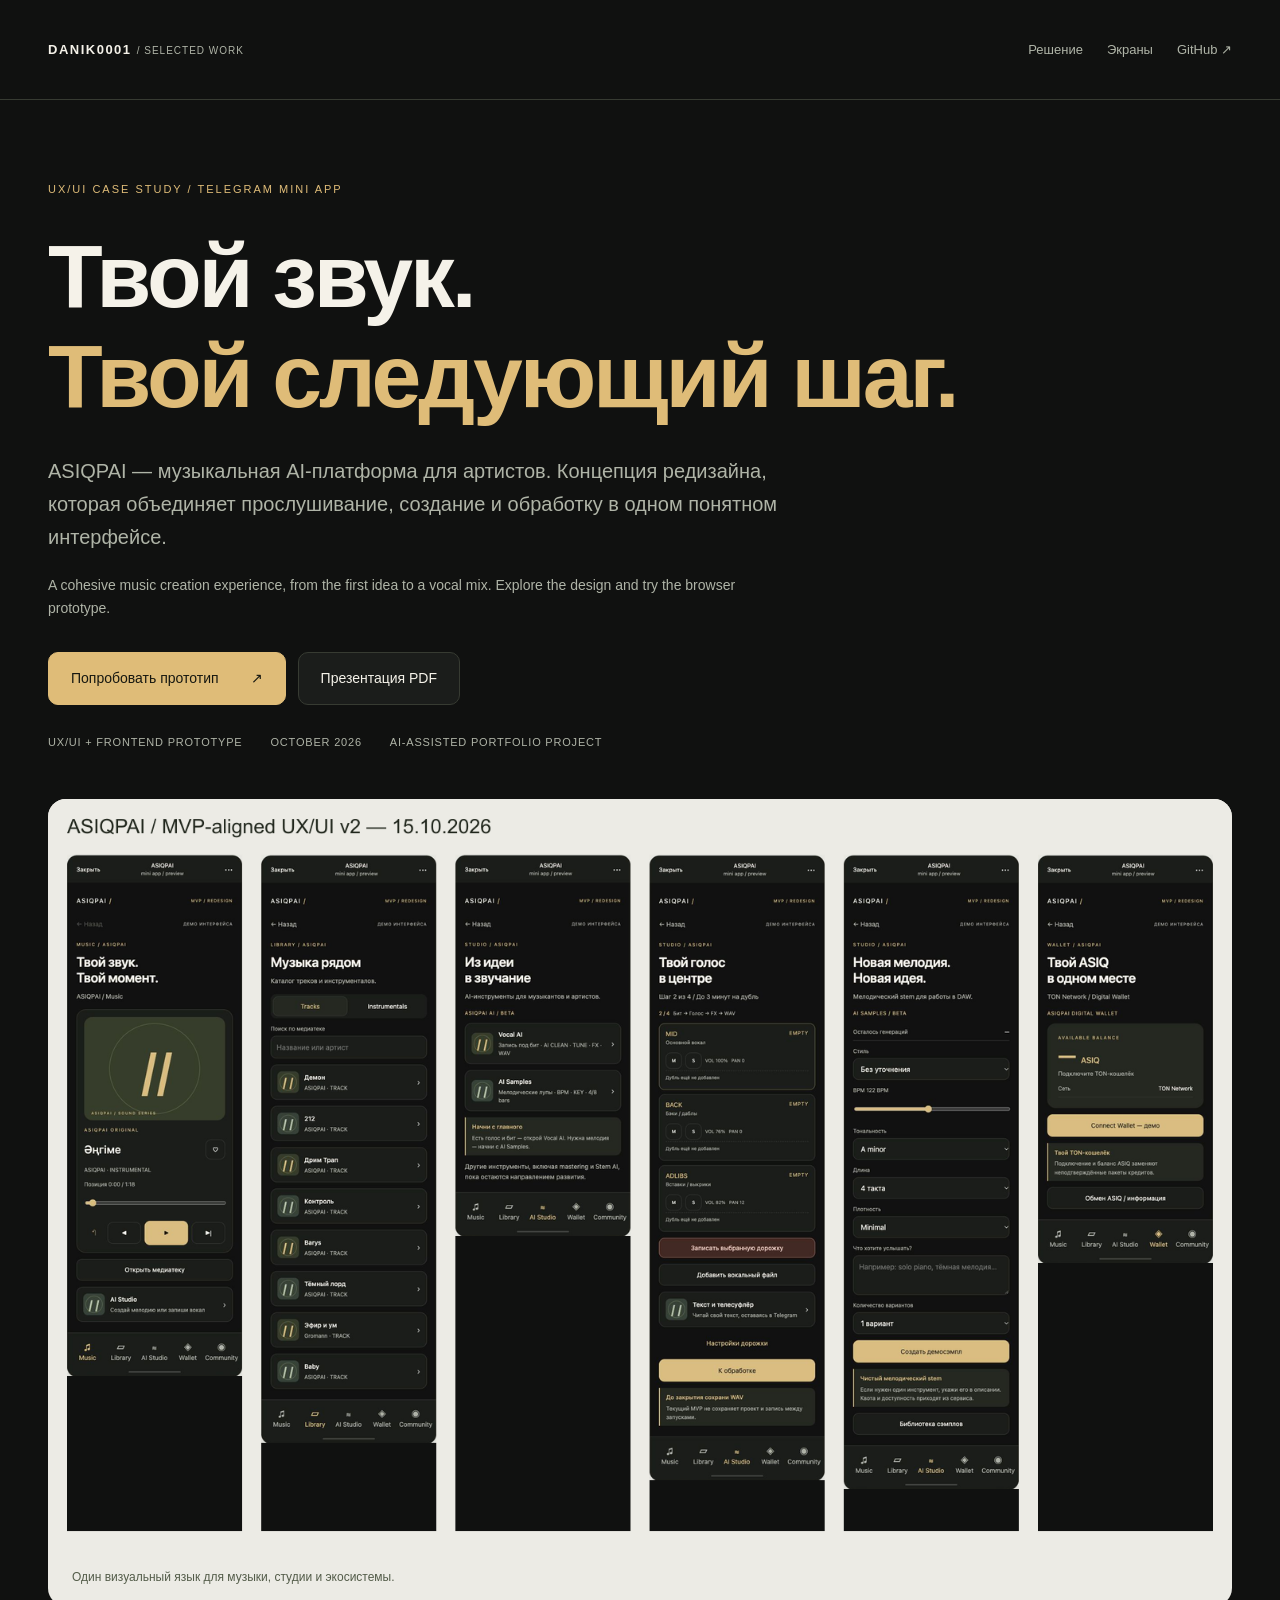
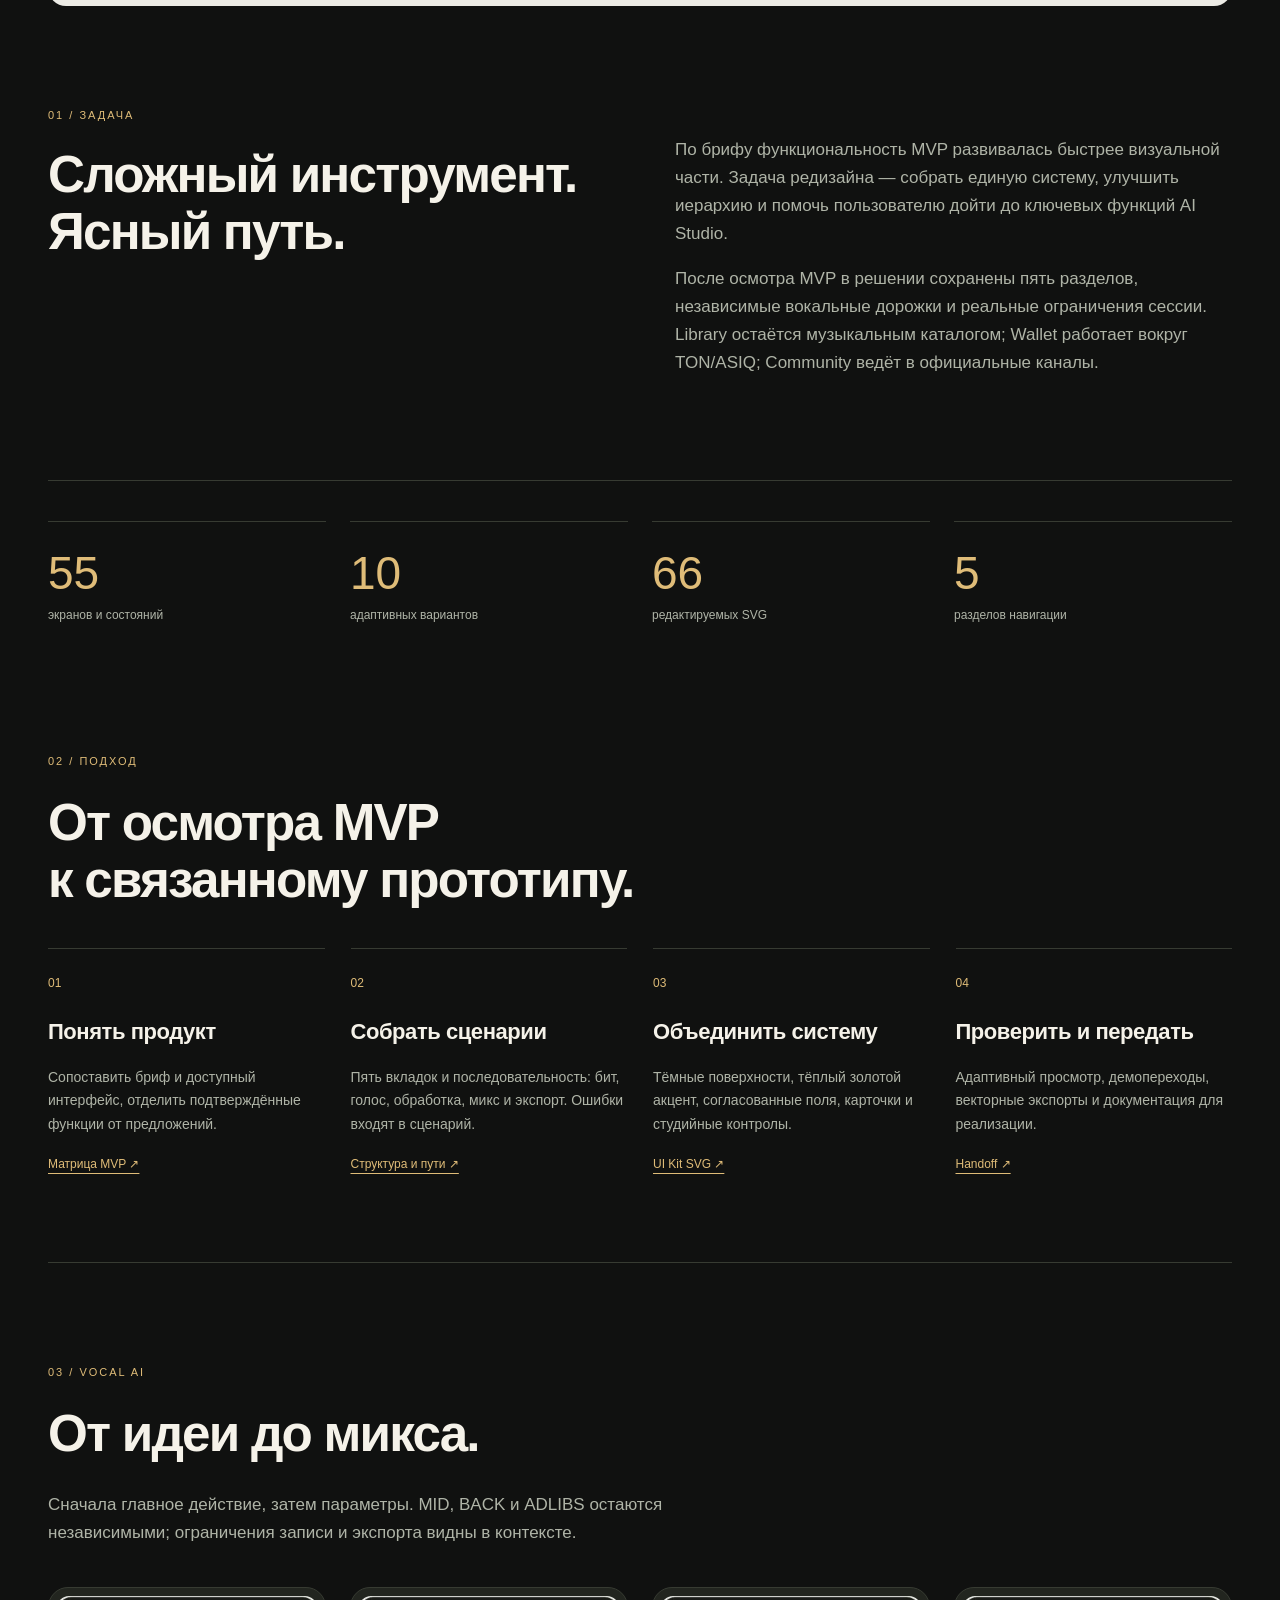
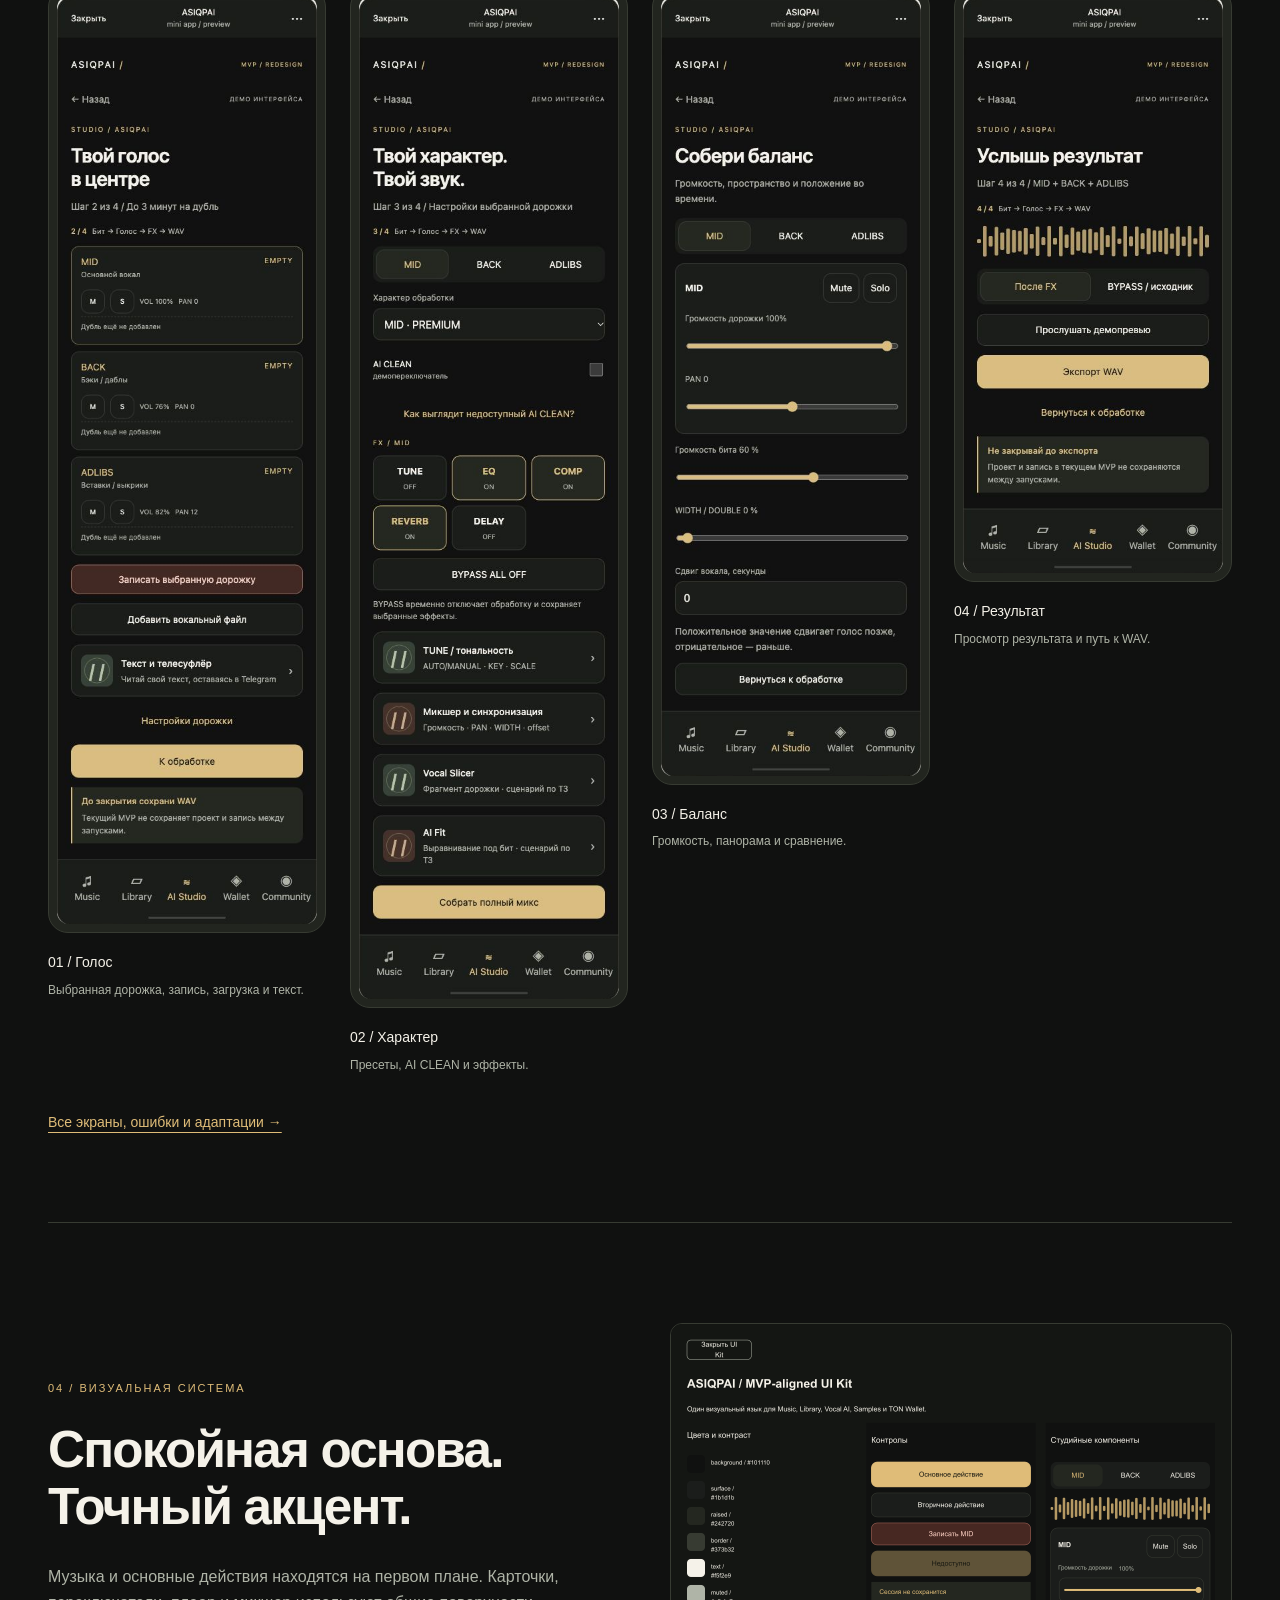
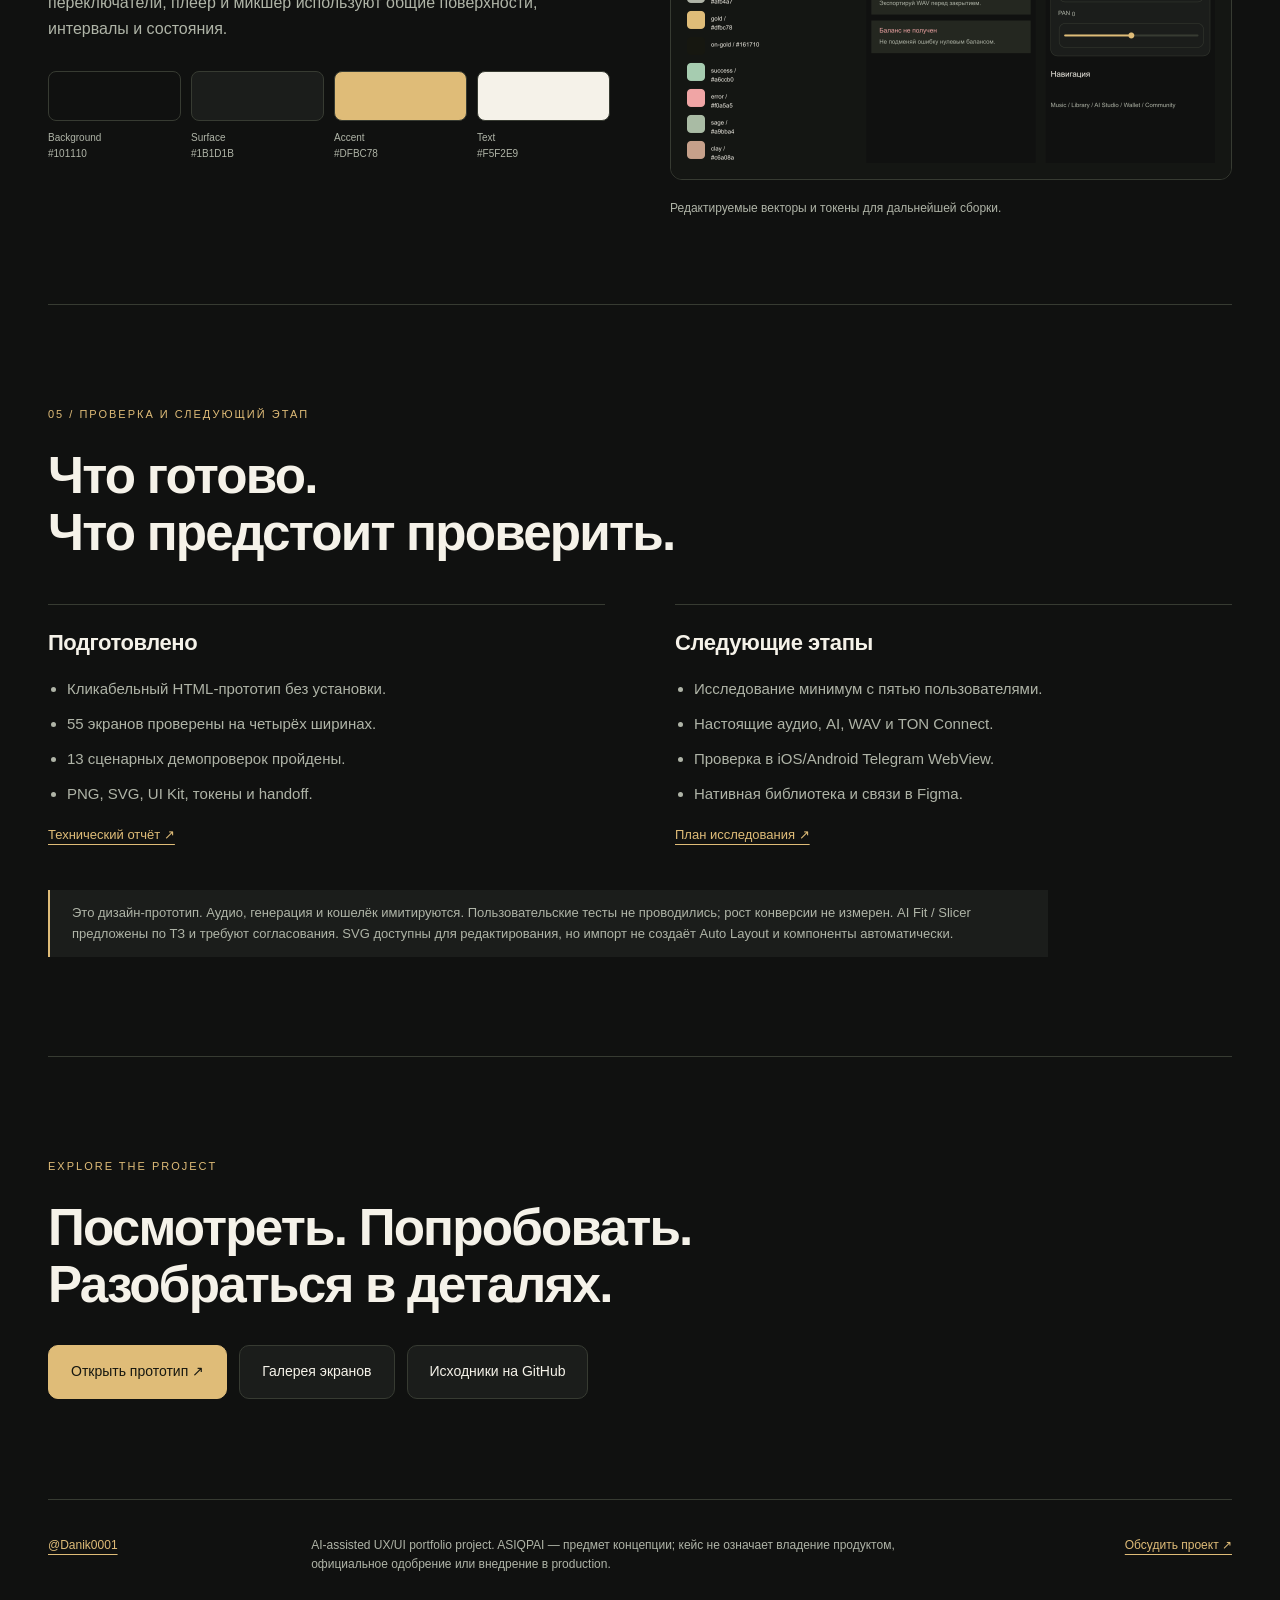
<file: index.html>
<!doctype html>
<html lang="ru">
<head>
<meta charset="utf-8">
<meta name="viewport" content="width=device-width, initial-scale=1">
<meta name="description" content="ASIQPAI: UX/UI case study and interactive Telegram Mini App prototype. Music, Vocal AI, Samples, TON Wallet, design system and 55 screens.">
<meta name="theme-color" content="#101110">
<meta property="og:title" content="ASIQPAI — UX/UI case study by Danik0001">
<meta property="og:description" content="A clearer music creation experience. Explore the interactive prototype, 55 screens, design foundations and developer handoff.">
<meta property="og:type" content="website">
<meta property="og:image" content="https://danik0001.github.io/telegram-mini-app/previews/overview.png">
<meta property="og:url" content="https://danik0001.github.io/telegram-mini-app/">
<title>ASIQPAI / UX/UI case study — Danik0001</title>
<link rel="stylesheet" href="portfolio.css">
</head>
<body>
<a class="skip" href="#main">К содержанию</a>
<header class="site-header"><a class="signature" href="https://github.com/Danik0001">DANIK0001 <span>/ SELECTED WORK</span></a><nav aria-label="Навигация кейса"><a href="#approach">Решение</a><a href="#screens">Экраны</a><a href="https://github.com/Danik0001/telegram-mini-app">GitHub ↗</a></nav></header>
<main id="main">
<section class="hero">
<div class="eyebrow">UX/UI CASE STUDY / TELEGRAM MINI APP</div>
<h1>Твой звук.<br><span>Твой следующий шаг.</span></h1>
<p class="lead">ASIQPAI — музыкальная AI-платформа для артистов. Концепция редизайна, которая объединяет прослушивание, создание и обработку в одном понятном интерфейсе.</p>
<p class="english" lang="en">A cohesive music creation experience, from the first idea to a vocal mix. Explore the design and try the browser prototype.</p>
<div class="actions"><a class="button primary" href="prototype-standalone.html">Попробовать прототип <span aria-hidden="true">↗</span></a><a class="button" href="ASIQPAI_Presentation.pdf">Презентация PDF</a></div>
<div class="project-meta"><span>UX/UI + frontend prototype</span><span>October 2026</span><span>AI-assisted portfolio project</span></div>
<figure class="hero-art"><img src="previews/overview.png" width="1488" height="950" alt="Обзор шести интерфейсов ASIQPAI: Music, Library, AI Studio, запись вокала, Samples и Wallet"><figcaption>Один визуальный язык для музыки, студии и экосистемы.</figcaption></figure>
</section>
<section class="intro section" id="approach"><div><div class="eyebrow">01 / ЗАДАЧА</div><h2>Сложный инструмент.<br>Ясный путь.</h2></div><div class="body-copy"><p>По брифу функциональность MVP развивалась быстрее визуальной части. Задача редизайна — собрать единую систему, улучшить иерархию и помочь пользователю дойти до ключевых функций AI Studio.</p><p>После осмотра MVP в решении сохранены пять разделов, независимые вокальные дорожки и реальные ограничения сессии. Library остаётся музыкальным каталогом; Wallet работает вокруг TON/ASIQ; Community ведёт в официальные каналы.</p></div></section>
<section class="stats" aria-label="Состав проекта"><div><strong>55</strong><span>экранов и состояний</span></div><div><strong>10</strong><span>адаптивных вариантов</span></div><div><strong>66</strong><span>редактируемых SVG</span></div><div><strong>5</strong><span>разделов навигации</span></div></section>
<section class="section"><div class="section-heading"><div class="eyebrow">02 / ПОДХОД</div><h2>От осмотра MVP<br>к связанному прототипу.</h2></div><div class="steps"><article><span>01</span><h3>Понять продукт</h3><p>Сопоставить бриф и доступный интерфейс, отделить подтверждённые функции от предложений.</p><a href="https://github.com/Danik0001/telegram-mini-app/blob/main/MVP_TRACEABILITY.md">Матрица MVP ↗</a></article><article><span>02</span><h3>Собрать сценарии</h3><p>Пять вкладок и последовательность: бит, голос, обработка, микс и экспорт. Ошибки входят в сценарий.</p><a href="https://github.com/Danik0001/telegram-mini-app/blob/main/IA_FLOWS.md">Структура и пути ↗</a></article><article><span>03</span><h3>Объединить систему</h3><p>Тёмные поверхности, тёплый золотой акцент, согласованные поля, карточки и студийные контролы.</p><a href="figma-import/ui-kit.svg">UI Kit SVG ↗</a></article><article><span>04</span><h3>Проверить и передать</h3><p>Адаптивный просмотр, демопереходы, векторные экспорты и документация для реализации.</p><a href="https://github.com/Danik0001/telegram-mini-app/blob/main/HANDOFF.md">Handoff ↗</a></article></div></section>
<section class="section" id="screens"><div class="section-heading"><div class="eyebrow">03 / VOCAL AI</div><h2>От идеи до микса.</h2><p class="lead small">Сначала главное действие, затем параметры. MID, BACK и ADLIBS остаются независимыми; ограничения записи и экспорта видны в контексте.</p></div><div class="screen-grid"><figure><div class="phone"><img loading="lazy" src="screens/record.png" alt="Запись: дорожки MID, BACK и ADLIBS"></div><figcaption><strong>01 / Голос</strong>Выбранная дорожка, запись, загрузка и текст.</figcaption></figure><figure><div class="phone"><img loading="lazy" src="screens/process.png" alt="Обработка выбранной дорожки и FX"></div><figcaption><strong>02 / Характер</strong>Пресеты, AI CLEAN и эффекты.</figcaption></figure><figure><div class="phone"><img loading="lazy" src="screens/mix.png" alt="Баланс микса и настройки дорожки"></div><figcaption><strong>03 / Баланс</strong>Громкость, панорама и сравнение.</figcaption></figure><figure><div class="phone"><img loading="lazy" src="screens/result.png" alt="Готовый демонстрационный микс"></div><figcaption><strong>04 / Результат</strong>Просмотр результата и путь к WAV.</figcaption></figure></div><a class="text-link" href="gallery.html">Все экраны, ошибки и адаптации →</a></section>
<section class="section system-section"><div><div class="eyebrow">04 / ВИЗУАЛЬНАЯ СИСТЕМА</div><h2>Спокойная основа.<br>Точный акцент.</h2><p>Музыка и основные действия находятся на первом плане. Карточки, переключатели, плеер и микшер используют общие поверхности, интервалы и состояния.</p><div class="swatches" aria-label="Основные цвета"><span style="--swatch:#101110">Background<br>#101110</span><span style="--swatch:#1b1d1b">Surface<br>#1B1D1B</span><span style="--swatch:#dfbc78">Accent<br>#DFBC78</span><span style="--swatch:#f5f2e9">Text<br>#F5F2E9</span></div></div><figure><img loading="lazy" src="previews/ui-kit.png" alt="UI Kit: палитра, кнопки, уведомления и студийные компоненты"><figcaption>Редактируемые векторы и токены для дальнейшей сборки.</figcaption></figure></section>
<section class="section validation"><div class="eyebrow">05 / ПРОВЕРКА И СЛЕДУЮЩИЙ ЭТАП</div><h2>Что готово.<br>Что предстоит проверить.</h2><div class="two-column"><div><h3>Подготовлено</h3><ul><li>Кликабельный HTML-прототип без установки.</li><li>55 экранов проверены на четырёх ширинах.</li><li>13 сценарных демопроверок пройдены.</li><li>PNG, SVG, UI Kit, токены и handoff.</li></ul><a href="https://github.com/Danik0001/telegram-mini-app/blob/main/QA_REPORT.md">Технический отчёт ↗</a></div><div><h3>Следующие этапы</h3><ul><li>Исследование минимум с пятью пользователями.</li><li>Настоящие аудио, AI, WAV и TON Connect.</li><li>Проверка в iOS/Android Telegram WebView.</li><li>Нативная библиотека и связи в Figma.</li></ul><a href="https://github.com/Danik0001/telegram-mini-app/blob/main/USER_TESTING.md">План исследования ↗</a></div></div><p class="status-note">Это дизайн-прототип. Аудио, генерация и кошелёк имитируются. Пользовательские тесты не проводились; рост конверсии не измерен. AI Fit / Slicer предложены по ТЗ и требуют согласования. SVG доступны для редактирования, но импорт не создаёт Auto Layout и компоненты автоматически.</p></section>
<section class="section closing"><div class="eyebrow">EXPLORE THE PROJECT</div><h2>Посмотреть. Попробовать.<br>Разобраться в деталях.</h2><div class="actions"><a class="button primary" href="prototype-standalone.html">Открыть прототип ↗</a><a class="button" href="gallery.html">Галерея экранов</a><a class="button" href="https://github.com/Danik0001/telegram-mini-app">Исходники на GitHub</a></div></section>
</main>
<footer><a href="https://github.com/Danik0001">@Danik0001</a><p>AI-assisted UX/UI portfolio project. ASIQPAI — предмет концепции; кейс не означает владение продуктом, официальное одобрение или внедрение в production.</p><a href="https://github.com/Danik0001/telegram-mini-app/issues">Обсудить проект ↗</a></footer>
</body></html>
</file>
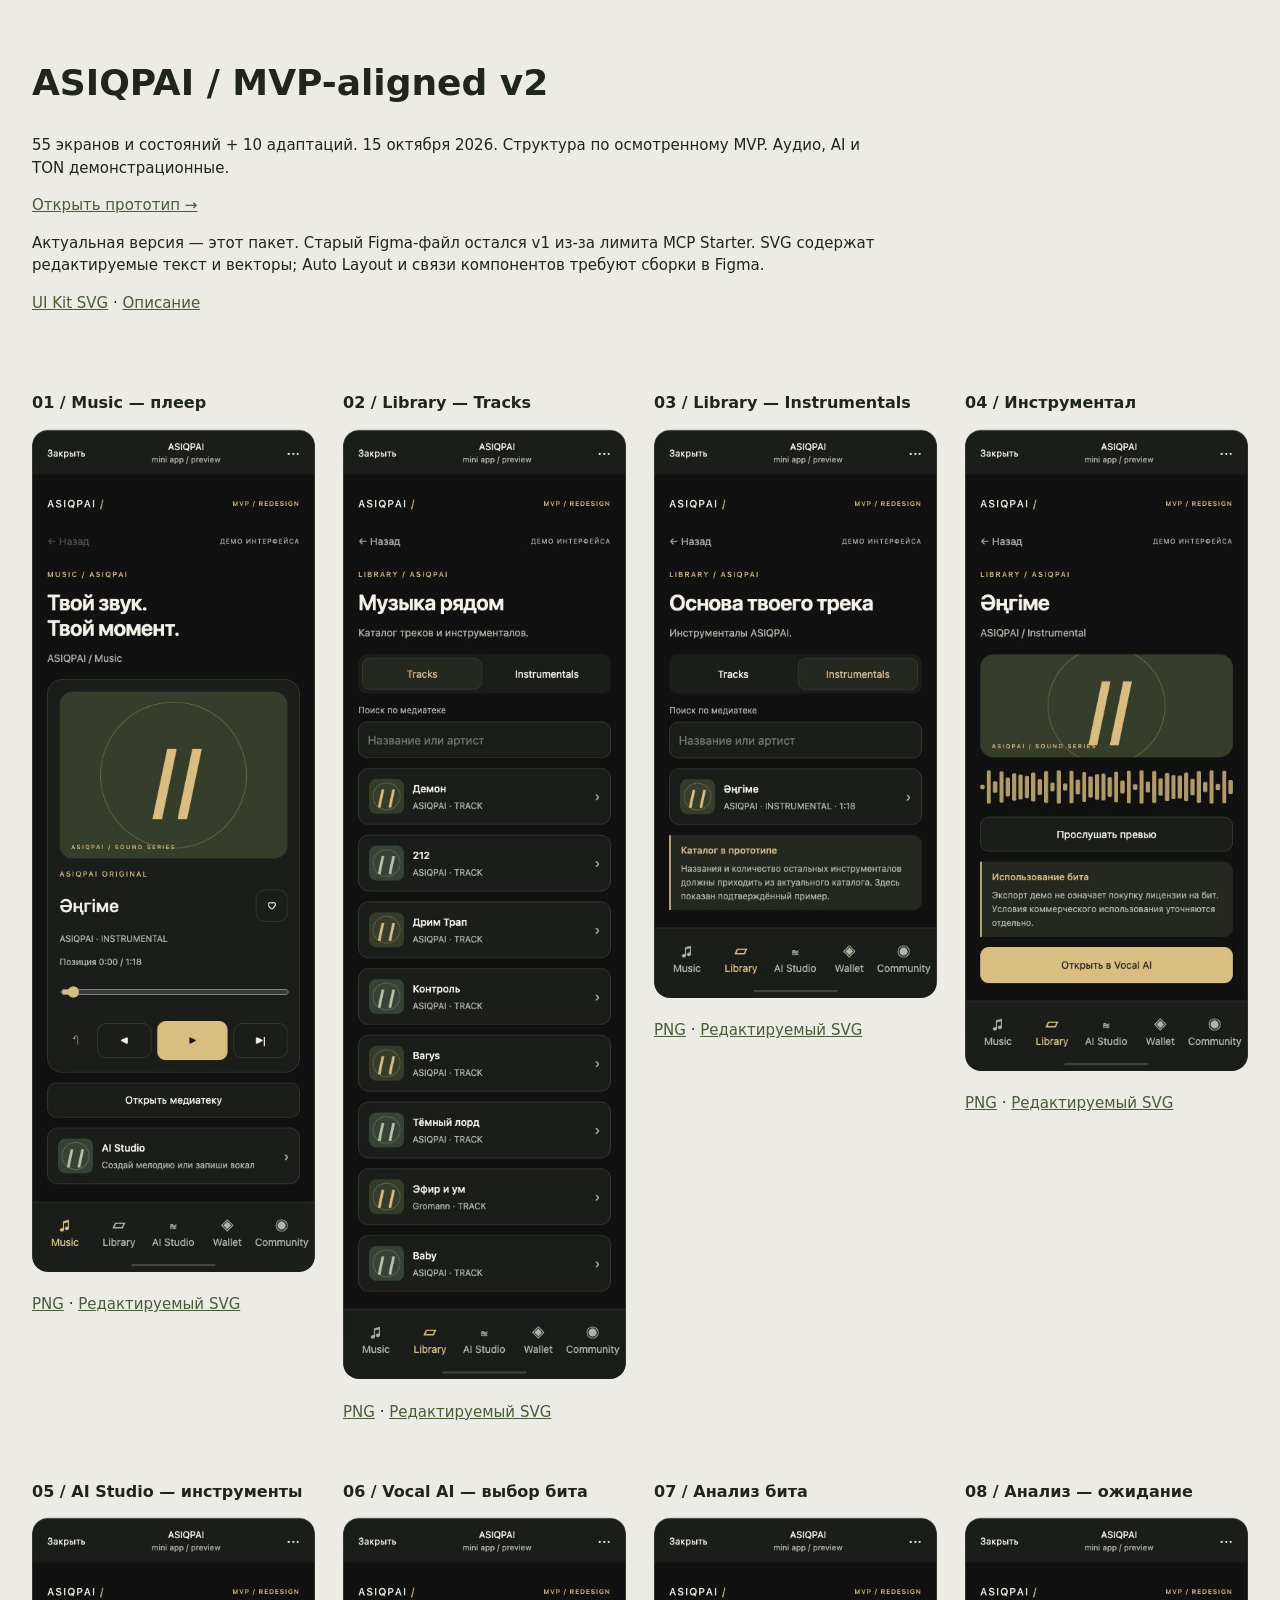
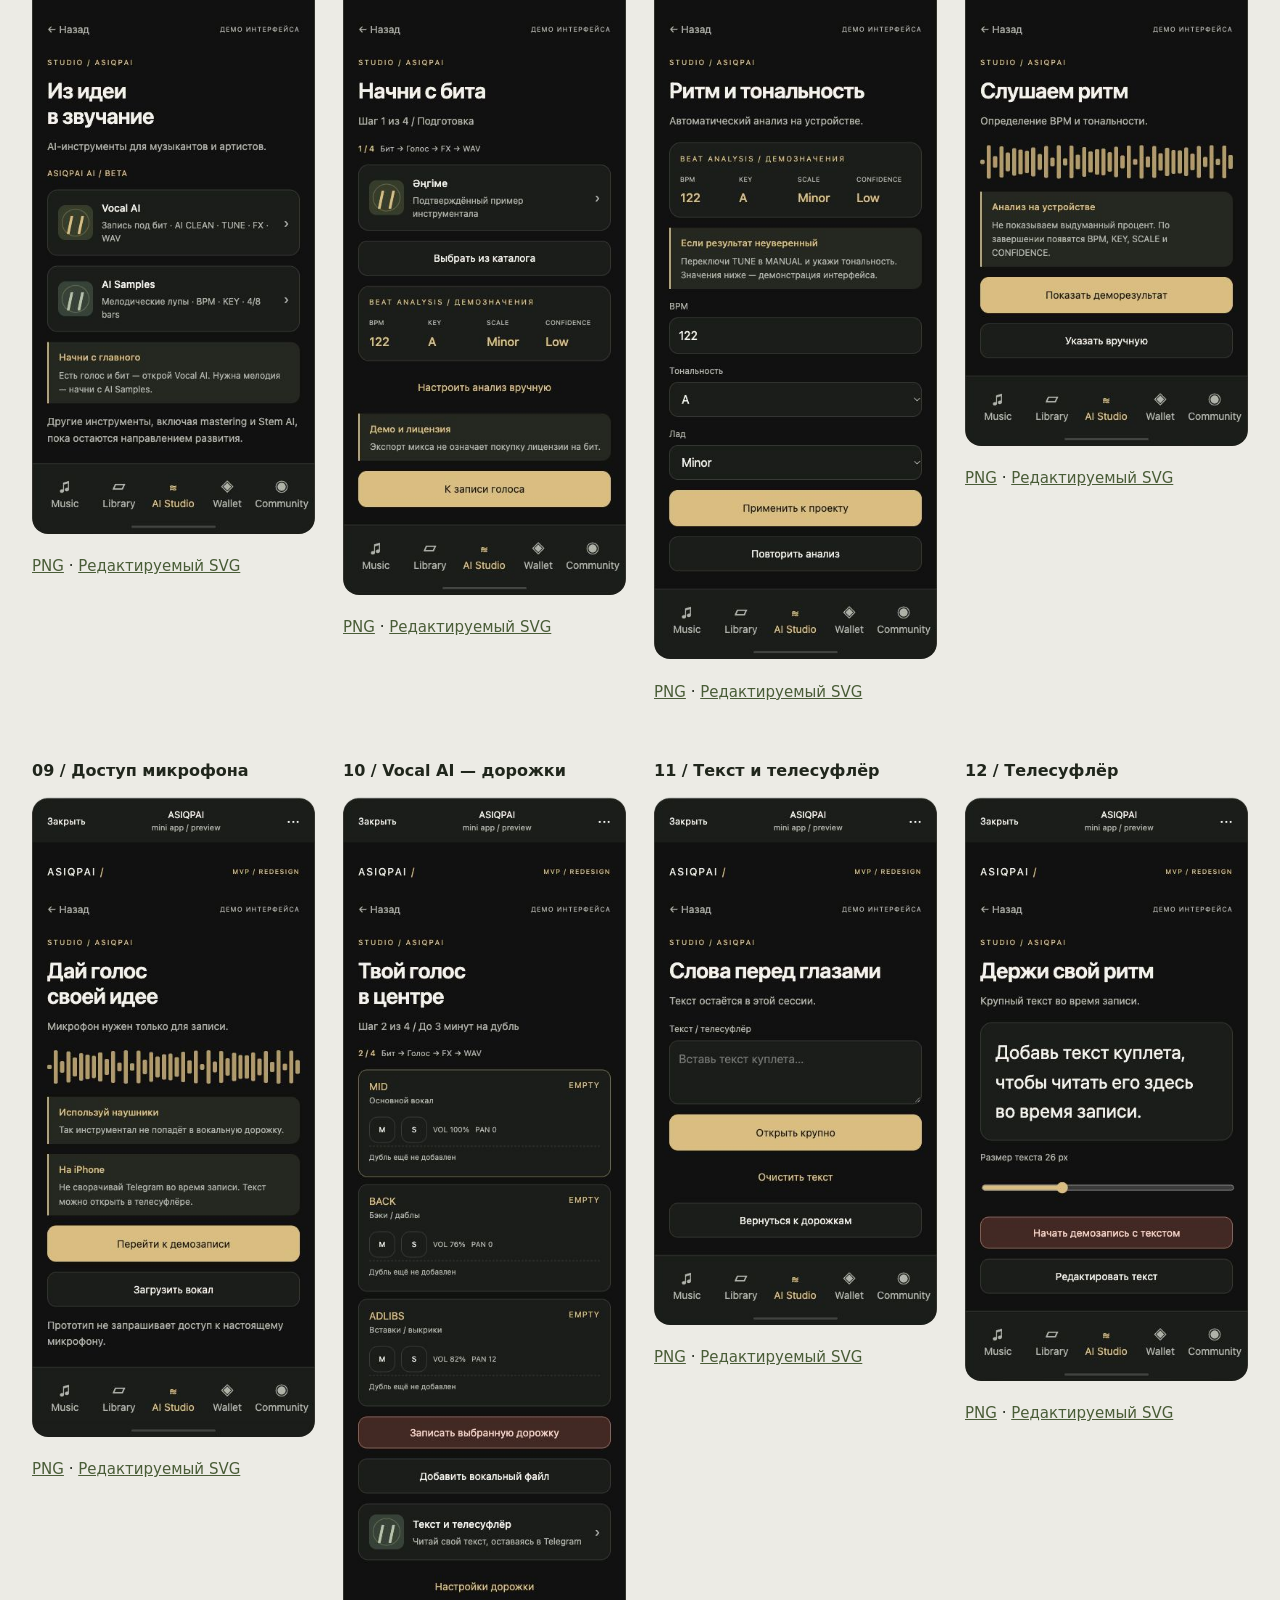
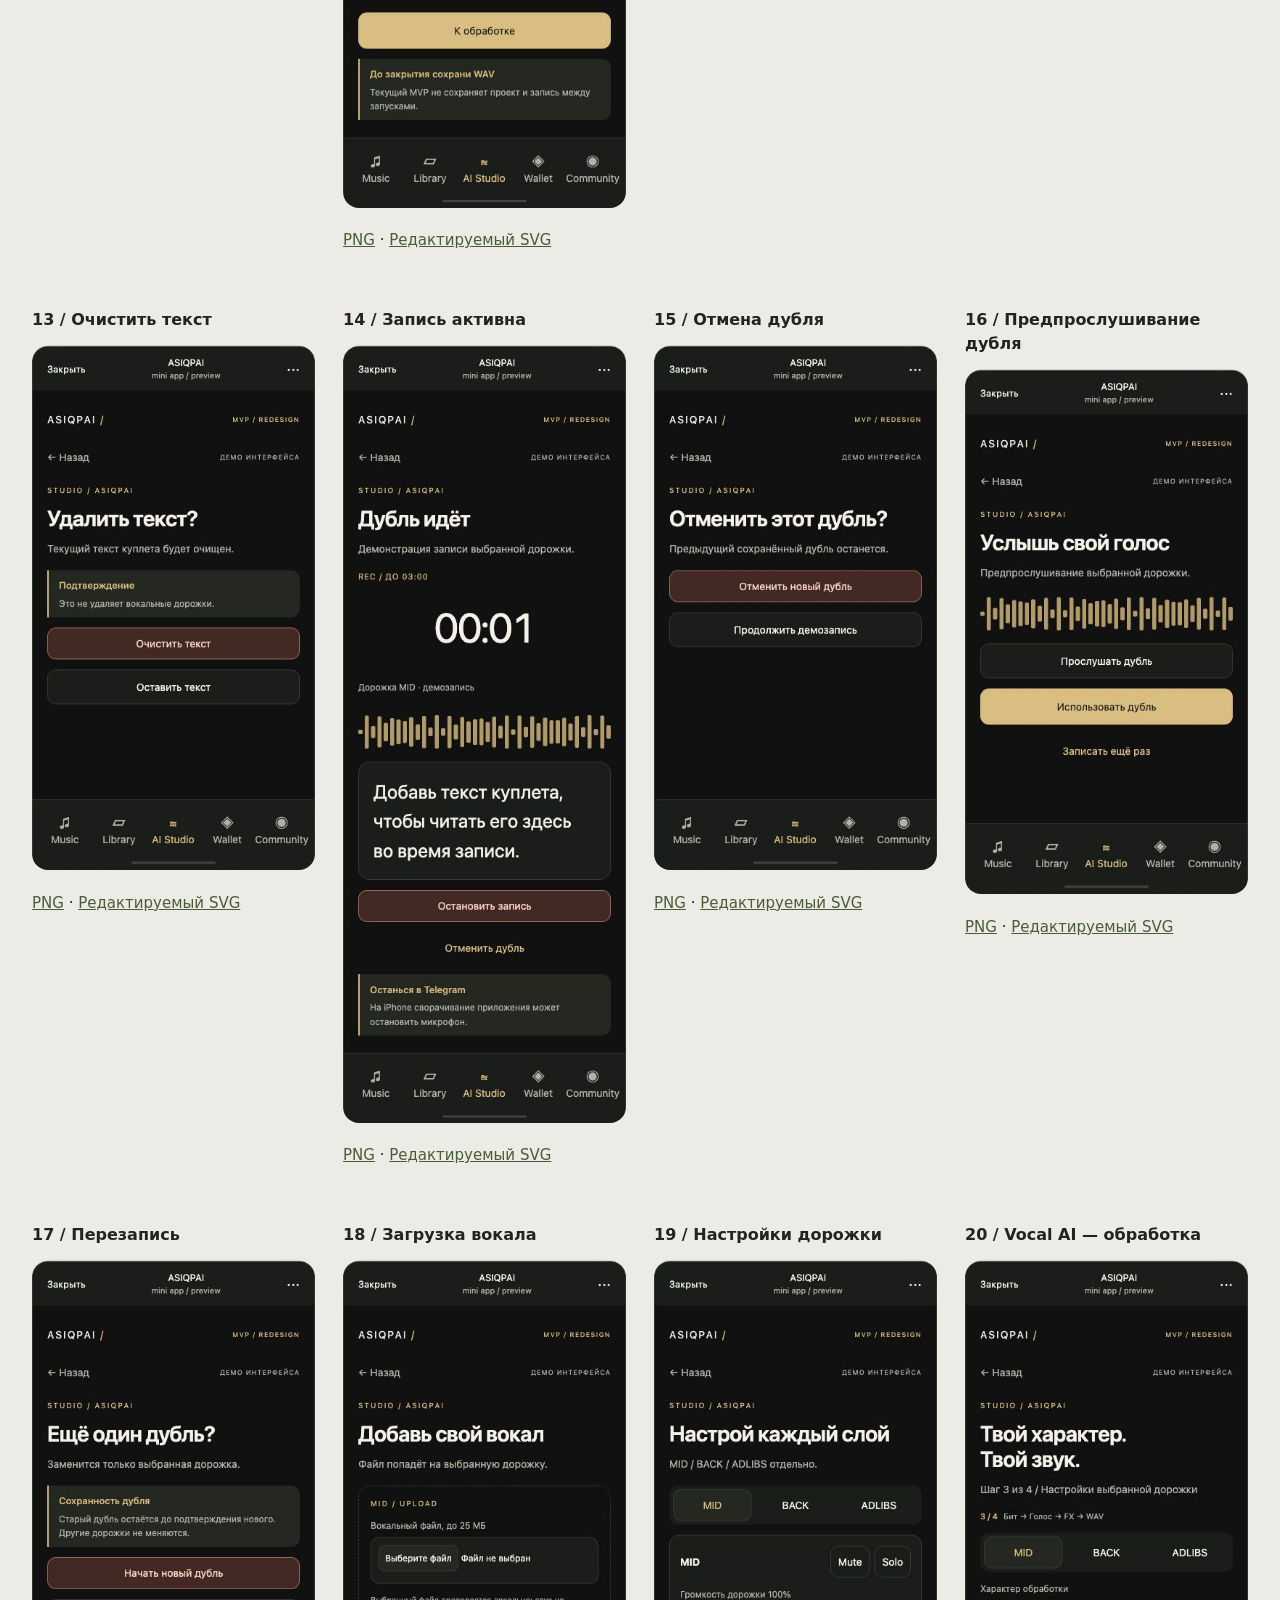
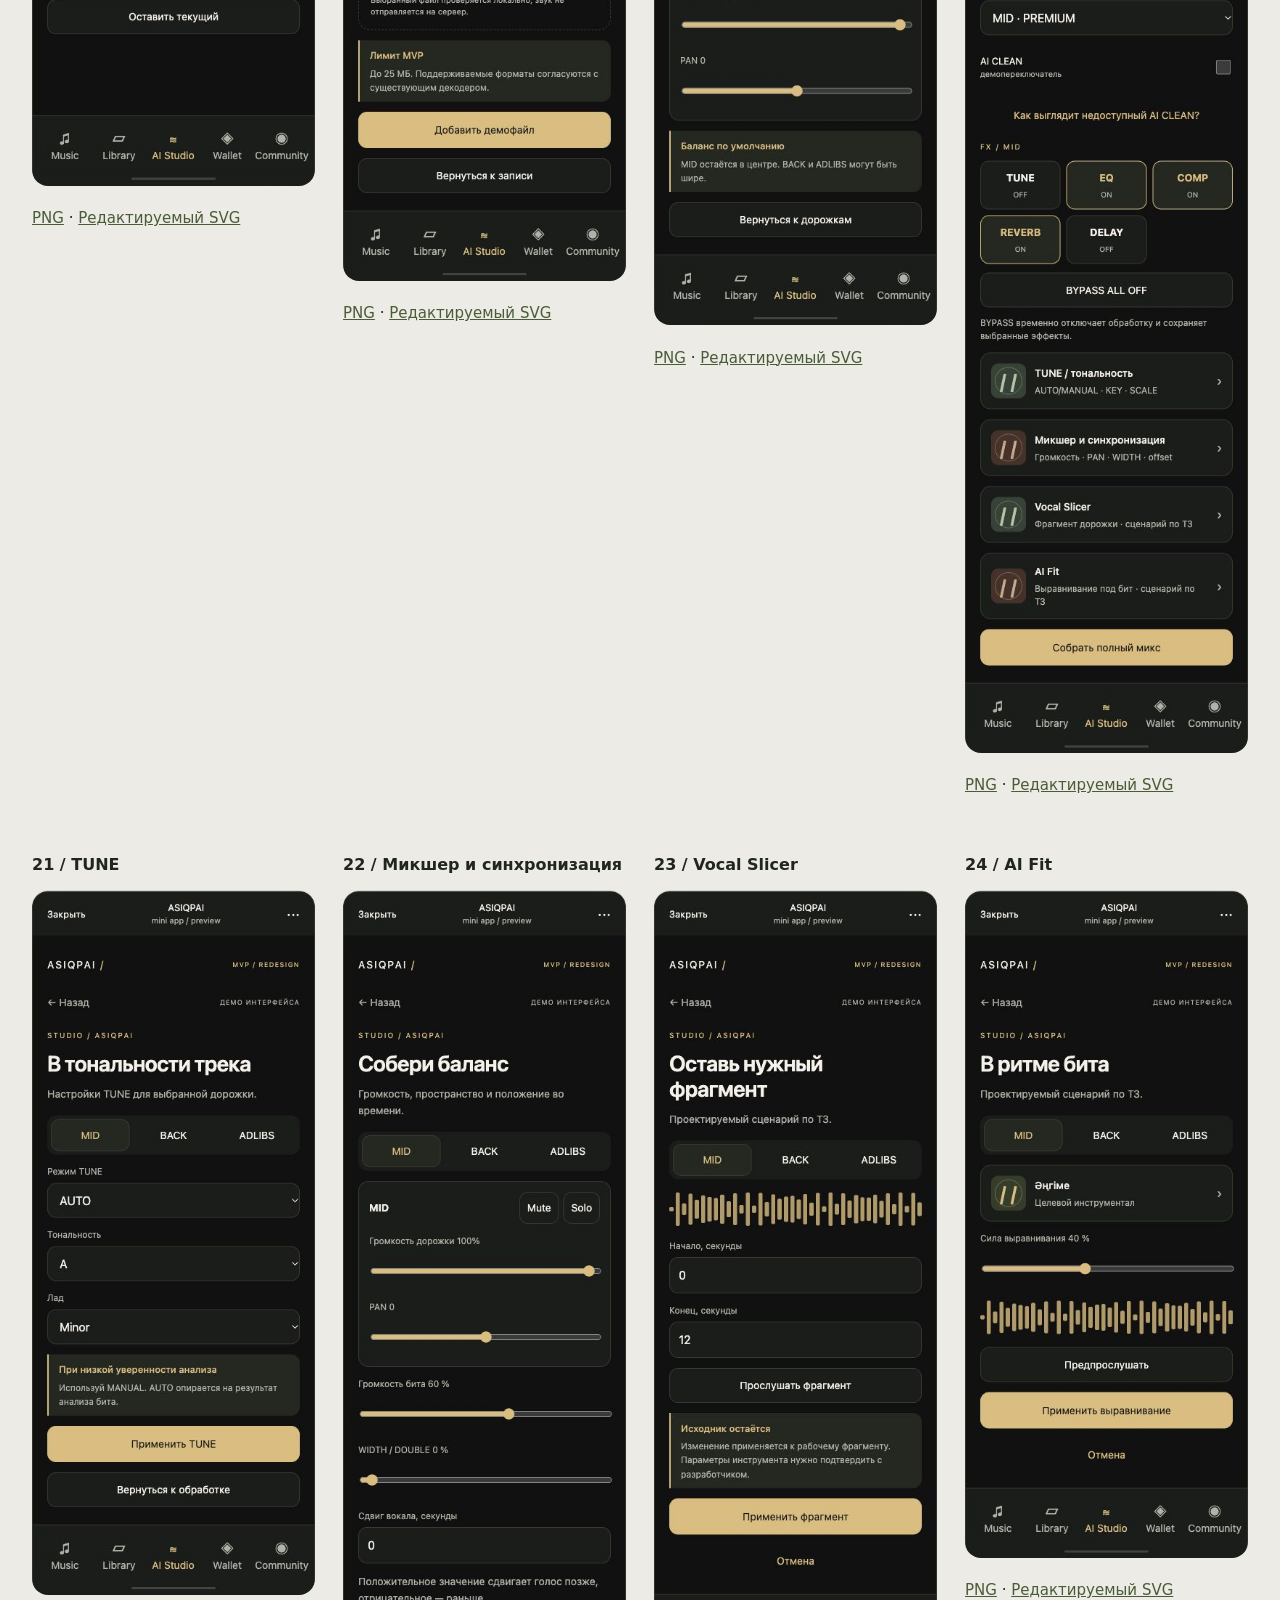
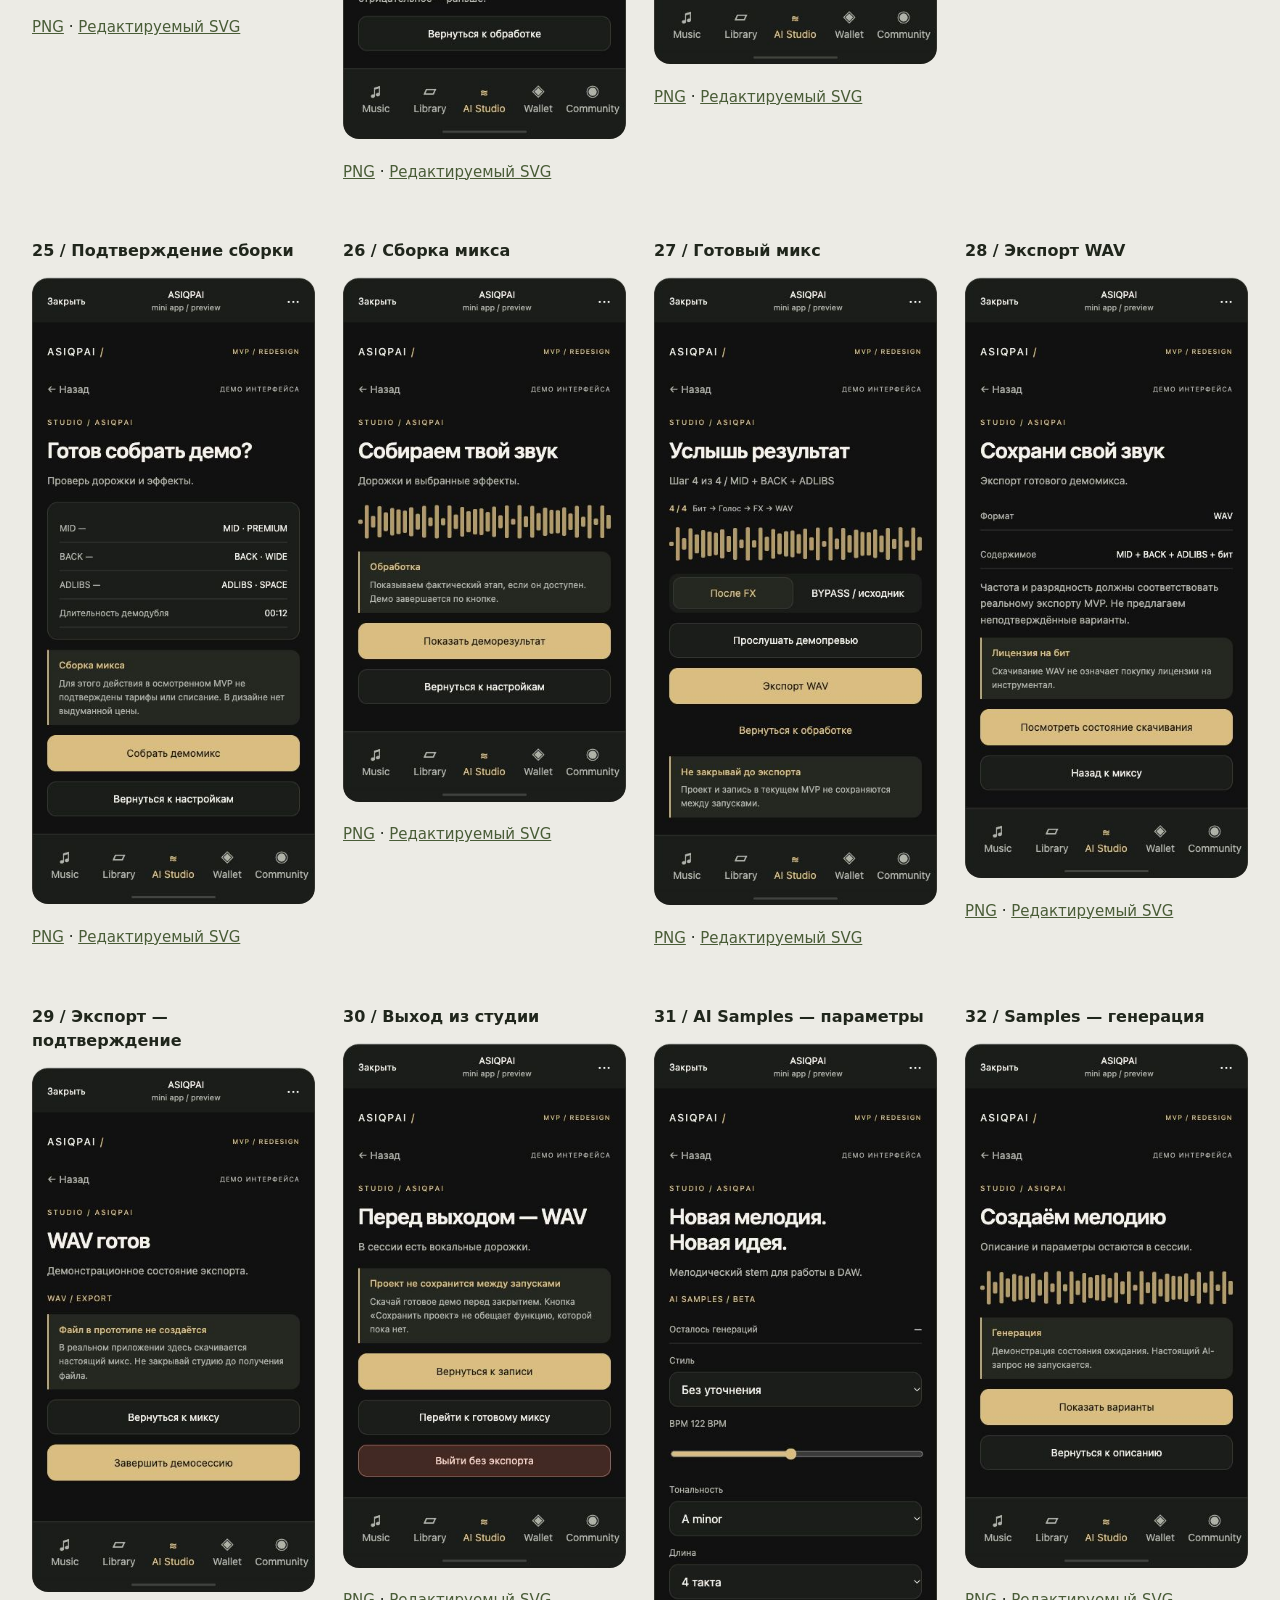
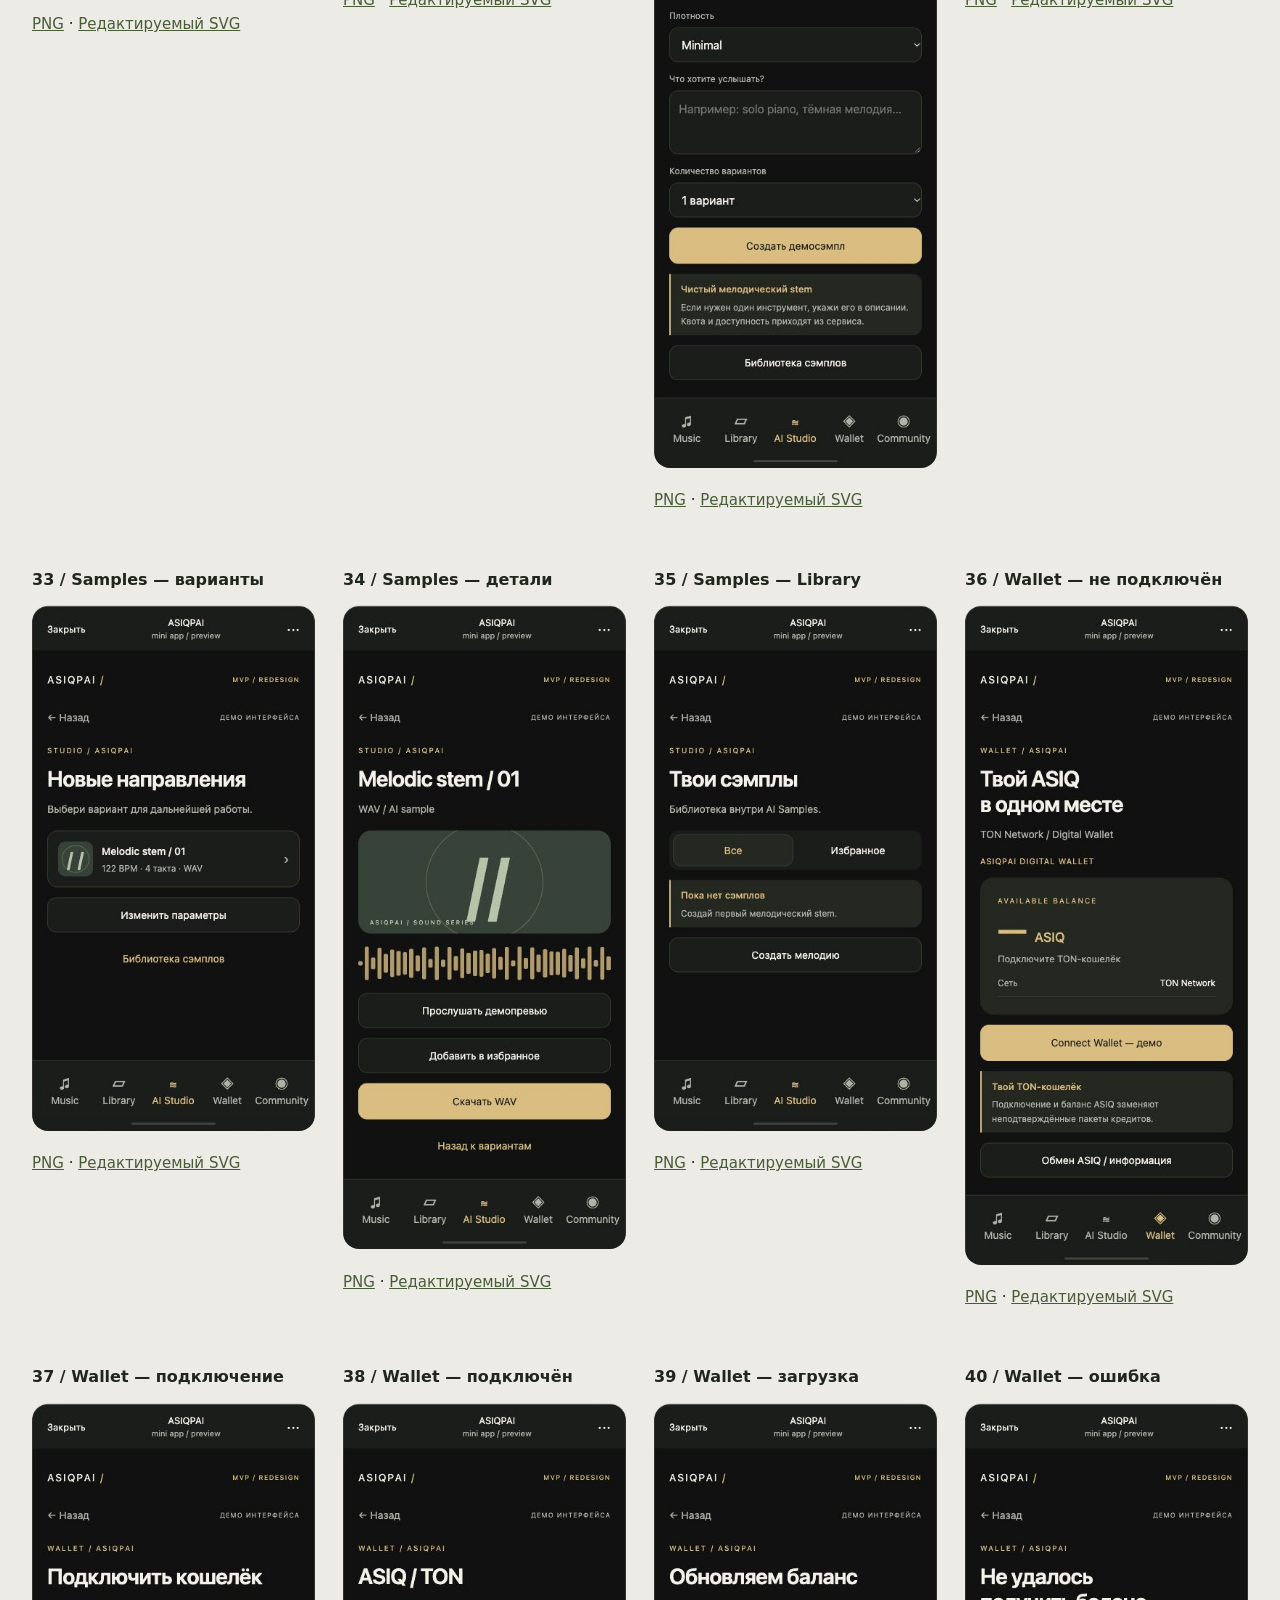
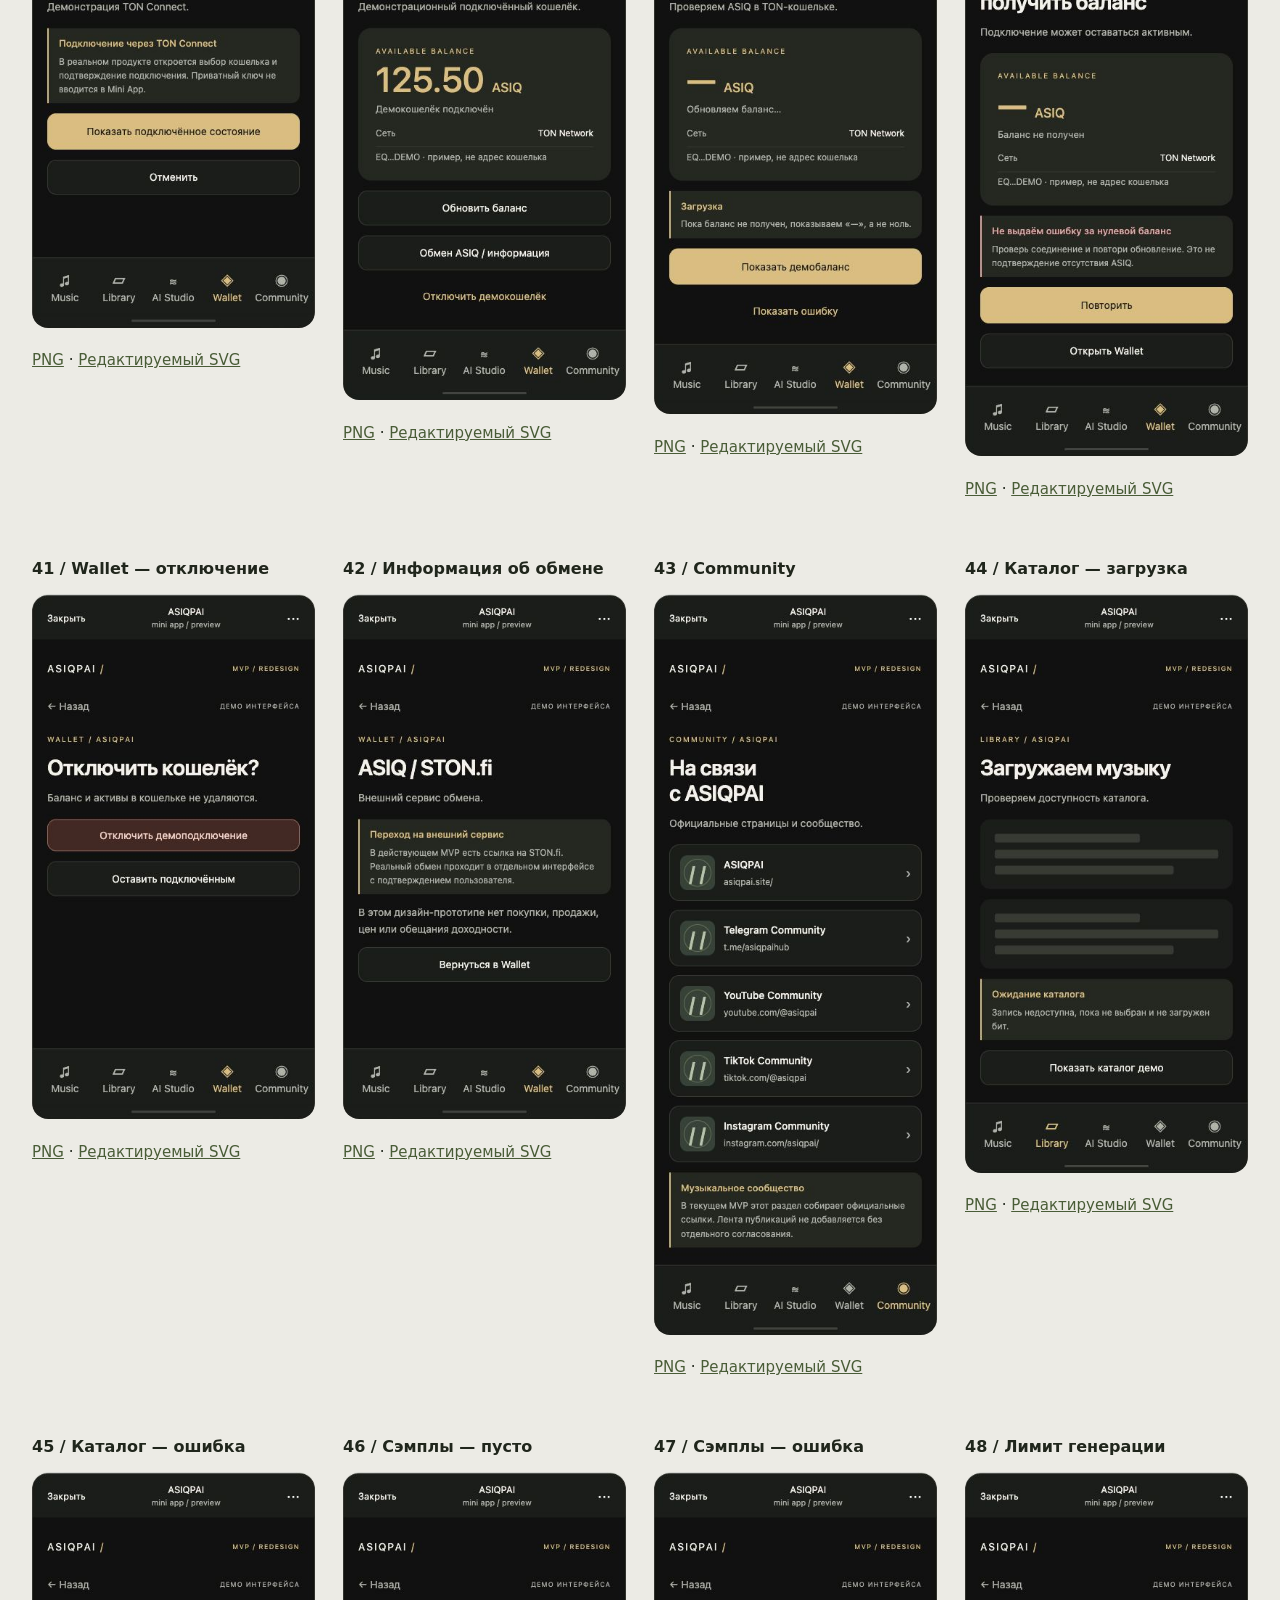
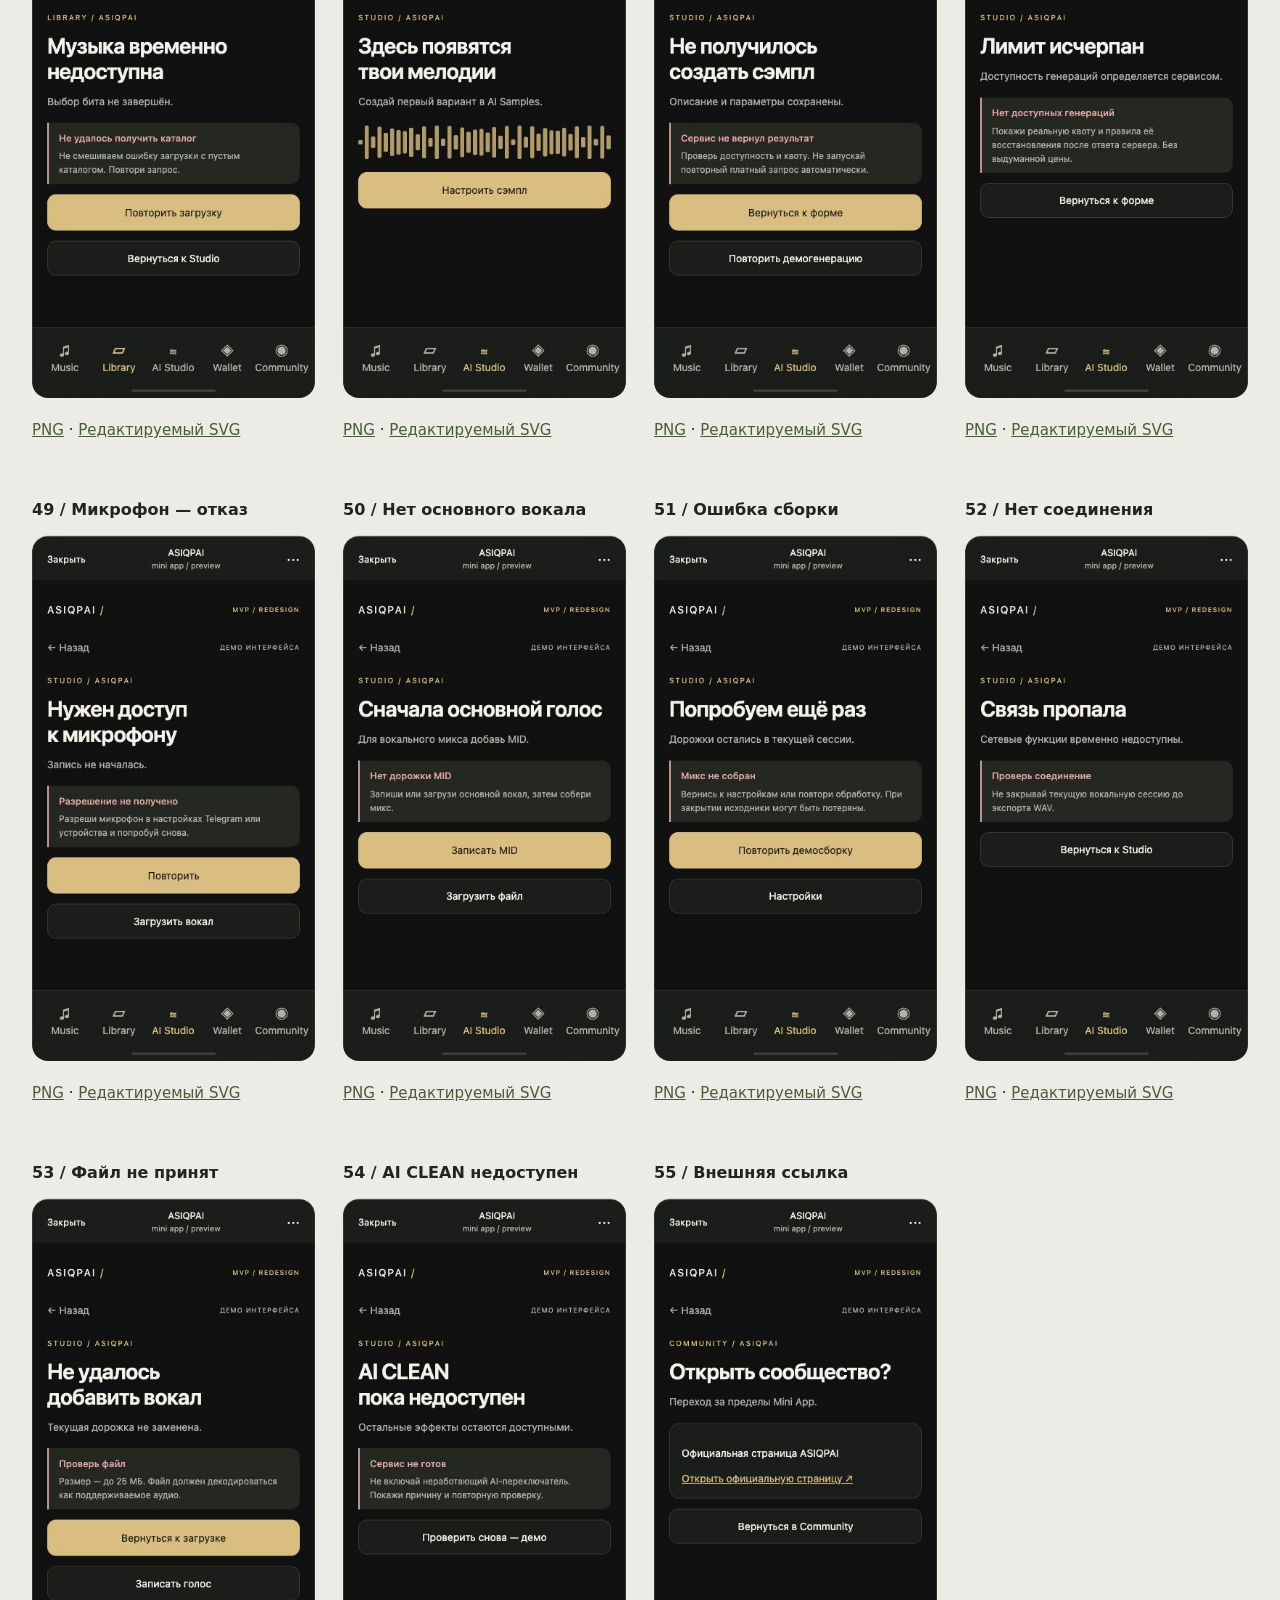
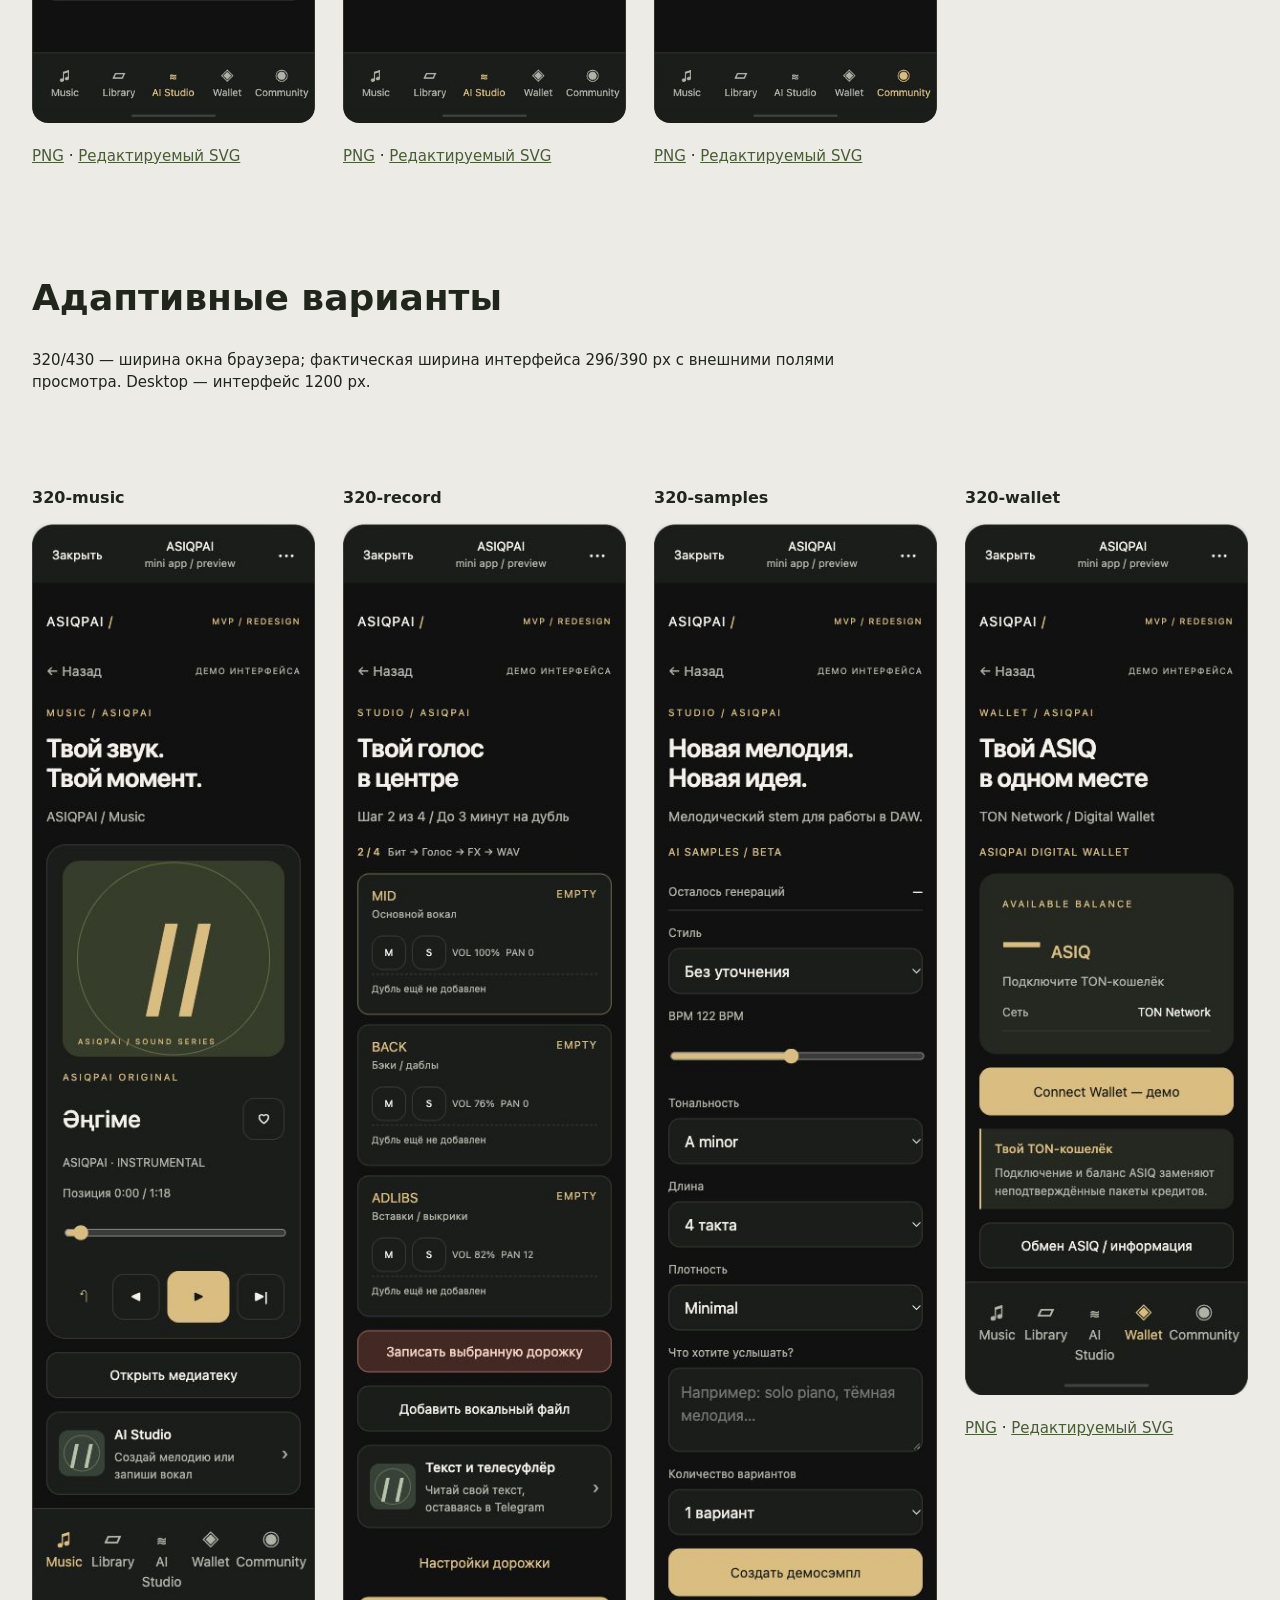
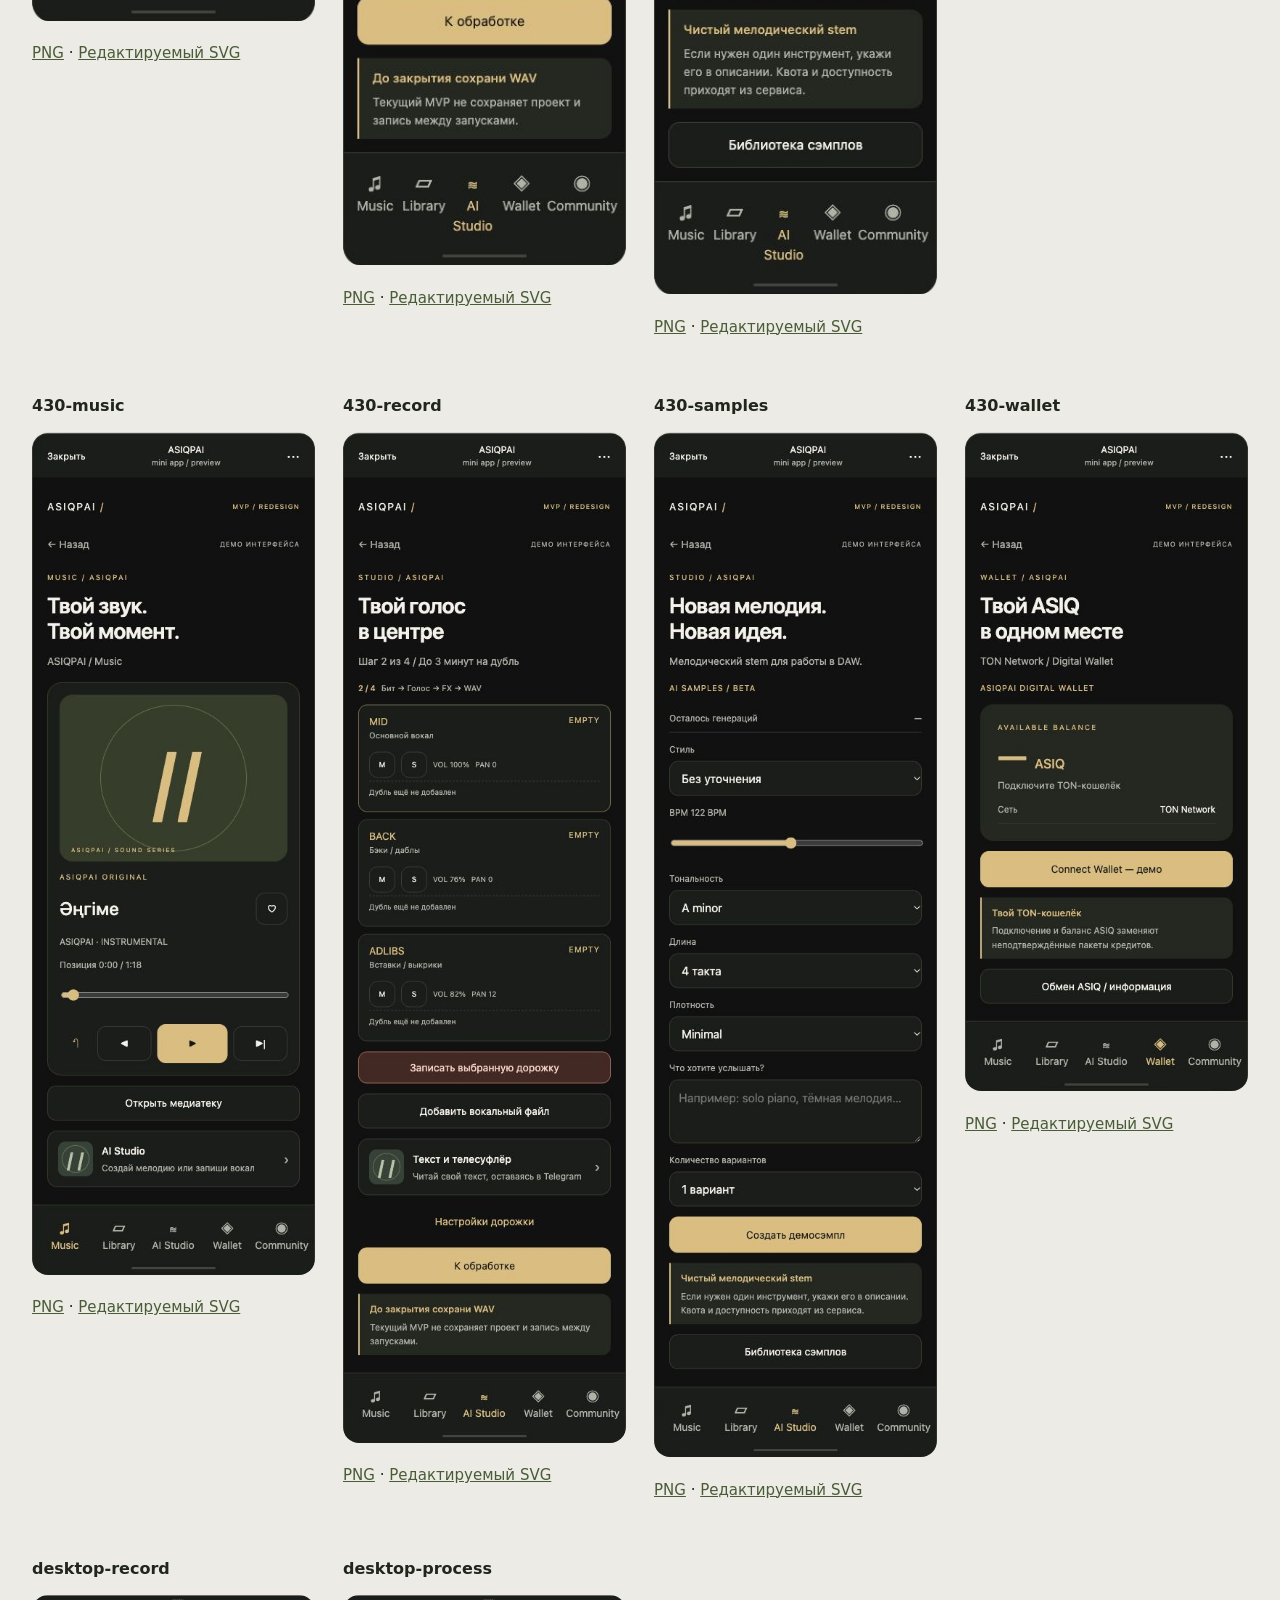
<file: gallery.html>
<!doctype html><html lang="ru"><meta charset="utf-8"><meta name="viewport" content="width=device-width,initial-scale=1"><title>ASIQPAI / MVP v2 — экраны</title><style>body{margin:0;background:#ecebe5;color:#20261c;font:15px/1.5 system-ui}header,footer{padding:32px;max-width:1450px;margin:auto}h1{font-size:36px}a{color:#495c37}.grid{display:grid;grid-template-columns:repeat(auto-fit,minmax(260px,1fr));gap:28px;padding:32px;max-width:1450px;margin:auto}h2{font-size:16px}img{width:100%;height:auto;border-radius:16px}article{min-width:0}p{max-width:850px}</style><header><h1>ASIQPAI / MVP-aligned v2</h1><p>55 экранов и состояний + 10 адаптаций. 15 октября 2026. Структура по осмотренному MVP. Аудио, AI и TON демонстрационные.</p><a href="prototype-standalone.html">Открыть прототип →</a><p>Актуальная версия — этот пакет. Старый Figma-файл остался v1 из-за лимита MCP Starter. SVG содержат редактируемые текст и векторы; Auto Layout и связи компонентов требуют сборки в Figma.</p><a href="figma-import/ui-kit.svg">UI Kit SVG</a> · <a href="README.md">Описание</a></header><main class="grid"><article><h2>01 / Music — плеер</h2><img loading="lazy" src="screens/music.png" alt="01 / Music — плеер"><p><a href="screens/music.png">PNG</a> · <a href="figma-import/music.svg">Редактируемый SVG</a></p></article><article><h2>02 / Library — Tracks</h2><img loading="lazy" src="screens/library.png" alt="02 / Library — Tracks"><p><a href="screens/library.png">PNG</a> · <a href="figma-import/library.svg">Редактируемый SVG</a></p></article><article><h2>03 / Library — Instrumentals</h2><img loading="lazy" src="screens/instrumentals.png" alt="03 / Library — Instrumentals"><p><a href="screens/instrumentals.png">PNG</a> · <a href="figma-import/instrumentals.svg">Редактируемый SVG</a></p></article><article><h2>04 / Инструментал</h2><img loading="lazy" src="screens/beat-detail.png" alt="04 / Инструментал"><p><a href="screens/beat-detail.png">PNG</a> · <a href="figma-import/beat-detail.svg">Редактируемый SVG</a></p></article><article><h2>05 / AI Studio — инструменты</h2><img loading="lazy" src="screens/studio.png" alt="05 / AI Studio — инструменты"><p><a href="screens/studio.png">PNG</a> · <a href="figma-import/studio.svg">Редактируемый SVG</a></p></article><article><h2>06 / Vocal AI — выбор бита</h2><img loading="lazy" src="screens/beat.png" alt="06 / Vocal AI — выбор бита"><p><a href="screens/beat.png">PNG</a> · <a href="figma-import/beat.svg">Редактируемый SVG</a></p></article><article><h2>07 / Анализ бита</h2><img loading="lazy" src="screens/analysis.png" alt="07 / Анализ бита"><p><a href="screens/analysis.png">PNG</a> · <a href="figma-import/analysis.svg">Редактируемый SVG</a></p></article><article><h2>08 / Анализ — ожидание</h2><img loading="lazy" src="screens/analysis-loading.png" alt="08 / Анализ — ожидание"><p><a href="screens/analysis-loading.png">PNG</a> · <a href="figma-import/analysis-loading.svg">Редактируемый SVG</a></p></article><article><h2>09 / Доступ микрофона</h2><img loading="lazy" src="screens/permission.png" alt="09 / Доступ микрофона"><p><a href="screens/permission.png">PNG</a> · <a href="figma-import/permission.svg">Редактируемый SVG</a></p></article><article><h2>10 / Vocal AI — дорожки</h2><img loading="lazy" src="screens/record.png" alt="10 / Vocal AI — дорожки"><p><a href="screens/record.png">PNG</a> · <a href="figma-import/record.svg">Редактируемый SVG</a></p></article><article><h2>11 / Текст и телесуфлёр</h2><img loading="lazy" src="screens/lyrics.png" alt="11 / Текст и телесуфлёр"><p><a href="screens/lyrics.png">PNG</a> · <a href="figma-import/lyrics.svg">Редактируемый SVG</a></p></article><article><h2>12 / Телесуфлёр</h2><img loading="lazy" src="screens/teleprompter.png" alt="12 / Телесуфлёр"><p><a href="screens/teleprompter.png">PNG</a> · <a href="figma-import/teleprompter.svg">Редактируемый SVG</a></p></article><article><h2>13 / Очистить текст</h2><img loading="lazy" src="screens/clear-lyrics.png" alt="13 / Очистить текст"><p><a href="screens/clear-lyrics.png">PNG</a> · <a href="figma-import/clear-lyrics.svg">Редактируемый SVG</a></p></article><article><h2>14 / Запись активна</h2><img loading="lazy" src="screens/recording.png" alt="14 / Запись активна"><p><a href="screens/recording.png">PNG</a> · <a href="figma-import/recording.svg">Редактируемый SVG</a></p></article><article><h2>15 / Отмена дубля</h2><img loading="lazy" src="screens/cancel-take.png" alt="15 / Отмена дубля"><p><a href="screens/cancel-take.png">PNG</a> · <a href="figma-import/cancel-take.svg">Редактируемый SVG</a></p></article><article><h2>16 / Предпрослушивание дубля</h2><img loading="lazy" src="screens/take.png" alt="16 / Предпрослушивание дубля"><p><a href="screens/take.png">PNG</a> · <a href="figma-import/take.svg">Редактируемый SVG</a></p></article><article><h2>17 / Перезапись</h2><img loading="lazy" src="screens/retake.png" alt="17 / Перезапись"><p><a href="screens/retake.png">PNG</a> · <a href="figma-import/retake.svg">Редактируемый SVG</a></p></article><article><h2>18 / Загрузка вокала</h2><img loading="lazy" src="screens/upload.png" alt="18 / Загрузка вокала"><p><a href="screens/upload.png">PNG</a> · <a href="figma-import/upload.svg">Редактируемый SVG</a></p></article><article><h2>19 / Настройки дорожки</h2><img loading="lazy" src="screens/track-settings.png" alt="19 / Настройки дорожки"><p><a href="screens/track-settings.png">PNG</a> · <a href="figma-import/track-settings.svg">Редактируемый SVG</a></p></article><article><h2>20 / Vocal AI — обработка</h2><img loading="lazy" src="screens/process.png" alt="20 / Vocal AI — обработка"><p><a href="screens/process.png">PNG</a> · <a href="figma-import/process.svg">Редактируемый SVG</a></p></article><article><h2>21 / TUNE</h2><img loading="lazy" src="screens/tune.png" alt="21 / TUNE"><p><a href="screens/tune.png">PNG</a> · <a href="figma-import/tune.svg">Редактируемый SVG</a></p></article><article><h2>22 / Микшер и синхронизация</h2><img loading="lazy" src="screens/mix.png" alt="22 / Микшер и синхронизация"><p><a href="screens/mix.png">PNG</a> · <a href="figma-import/mix.svg">Редактируемый SVG</a></p></article><article><h2>23 / Vocal Slicer</h2><img loading="lazy" src="screens/slicer.png" alt="23 / Vocal Slicer"><p><a href="screens/slicer.png">PNG</a> · <a href="figma-import/slicer.svg">Редактируемый SVG</a></p></article><article><h2>24 / AI Fit</h2><img loading="lazy" src="screens/fit.png" alt="24 / AI Fit"><p><a href="screens/fit.png">PNG</a> · <a href="figma-import/fit.svg">Редактируемый SVG</a></p></article><article><h2>25 / Подтверждение сборки</h2><img loading="lazy" src="screens/mix-confirm.png" alt="25 / Подтверждение сборки"><p><a href="screens/mix-confirm.png">PNG</a> · <a href="figma-import/mix-confirm.svg">Редактируемый SVG</a></p></article><article><h2>26 / Сборка микса</h2><img loading="lazy" src="screens/processing.png" alt="26 / Сборка микса"><p><a href="screens/processing.png">PNG</a> · <a href="figma-import/processing.svg">Редактируемый SVG</a></p></article><article><h2>27 / Готовый микс</h2><img loading="lazy" src="screens/result.png" alt="27 / Готовый микс"><p><a href="screens/result.png">PNG</a> · <a href="figma-import/result.svg">Редактируемый SVG</a></p></article><article><h2>28 / Экспорт WAV</h2><img loading="lazy" src="screens/export.png" alt="28 / Экспорт WAV"><p><a href="screens/export.png">PNG</a> · <a href="figma-import/export.svg">Редактируемый SVG</a></p></article><article><h2>29 / Экспорт — подтверждение</h2><img loading="lazy" src="screens/export-done.png" alt="29 / Экспорт — подтверждение"><p><a href="screens/export-done.png">PNG</a> · <a href="figma-import/export-done.svg">Редактируемый SVG</a></p></article><article><h2>30 / Выход из студии</h2><img loading="lazy" src="screens/exit.png" alt="30 / Выход из студии"><p><a href="screens/exit.png">PNG</a> · <a href="figma-import/exit.svg">Редактируемый SVG</a></p></article><article><h2>31 / AI Samples — параметры</h2><img loading="lazy" src="screens/samples.png" alt="31 / AI Samples — параметры"><p><a href="screens/samples.png">PNG</a> · <a href="figma-import/samples.svg">Редактируемый SVG</a></p></article><article><h2>32 / Samples — генерация</h2><img loading="lazy" src="screens/sample-wait.png" alt="32 / Samples — генерация"><p><a href="screens/sample-wait.png">PNG</a> · <a href="figma-import/sample-wait.svg">Редактируемый SVG</a></p></article><article><h2>33 / Samples — варианты</h2><img loading="lazy" src="screens/sample-results.png" alt="33 / Samples — варианты"><p><a href="screens/sample-results.png">PNG</a> · <a href="figma-import/sample-results.svg">Редактируемый SVG</a></p></article><article><h2>34 / Samples — детали</h2><img loading="lazy" src="screens/sample-detail.png" alt="34 / Samples — детали"><p><a href="screens/sample-detail.png">PNG</a> · <a href="figma-import/sample-detail.svg">Редактируемый SVG</a></p></article><article><h2>35 / Samples — Library</h2><img loading="lazy" src="screens/sample-library.png" alt="35 / Samples — Library"><p><a href="screens/sample-library.png">PNG</a> · <a href="figma-import/sample-library.svg">Редактируемый SVG</a></p></article><article><h2>36 / Wallet — не подключён</h2><img loading="lazy" src="screens/wallet.png" alt="36 / Wallet — не подключён"><p><a href="screens/wallet.png">PNG</a> · <a href="figma-import/wallet.svg">Редактируемый SVG</a></p></article><article><h2>37 / Wallet — подключение</h2><img loading="lazy" src="screens/wallet-connect.png" alt="37 / Wallet — подключение"><p><a href="screens/wallet-connect.png">PNG</a> · <a href="figma-import/wallet-connect.svg">Редактируемый SVG</a></p></article><article><h2>38 / Wallet — подключён</h2><img loading="lazy" src="screens/wallet-connected.png" alt="38 / Wallet — подключён"><p><a href="screens/wallet-connected.png">PNG</a> · <a href="figma-import/wallet-connected.svg">Редактируемый SVG</a></p></article><article><h2>39 / Wallet — загрузка</h2><img loading="lazy" src="screens/wallet-loading.png" alt="39 / Wallet — загрузка"><p><a href="screens/wallet-loading.png">PNG</a> · <a href="figma-import/wallet-loading.svg">Редактируемый SVG</a></p></article><article><h2>40 / Wallet — ошибка</h2><img loading="lazy" src="screens/wallet-error.png" alt="40 / Wallet — ошибка"><p><a href="screens/wallet-error.png">PNG</a> · <a href="figma-import/wallet-error.svg">Редактируемый SVG</a></p></article><article><h2>41 / Wallet — отключение</h2><img loading="lazy" src="screens/wallet-disconnect.png" alt="41 / Wallet — отключение"><p><a href="screens/wallet-disconnect.png">PNG</a> · <a href="figma-import/wallet-disconnect.svg">Редактируемый SVG</a></p></article><article><h2>42 / Информация об обмене</h2><img loading="lazy" src="screens/swap-info.png" alt="42 / Информация об обмене"><p><a href="screens/swap-info.png">PNG</a> · <a href="figma-import/swap-info.svg">Редактируемый SVG</a></p></article><article><h2>43 / Community</h2><img loading="lazy" src="screens/community.png" alt="43 / Community"><p><a href="screens/community.png">PNG</a> · <a href="figma-import/community.svg">Редактируемый SVG</a></p></article><article><h2>44 / Каталог — загрузка</h2><img loading="lazy" src="screens/catalog-loading.png" alt="44 / Каталог — загрузка"><p><a href="screens/catalog-loading.png">PNG</a> · <a href="figma-import/catalog-loading.svg">Редактируемый SVG</a></p></article><article><h2>45 / Каталог — ошибка</h2><img loading="lazy" src="screens/catalog-error.png" alt="45 / Каталог — ошибка"><p><a href="screens/catalog-error.png">PNG</a> · <a href="figma-import/catalog-error.svg">Редактируемый SVG</a></p></article><article><h2>46 / Сэмплы — пусто</h2><img loading="lazy" src="screens/sample-empty.png" alt="46 / Сэмплы — пусто"><p><a href="screens/sample-empty.png">PNG</a> · <a href="figma-import/sample-empty.svg">Редактируемый SVG</a></p></article><article><h2>47 / Сэмплы — ошибка</h2><img loading="lazy" src="screens/sample-error.png" alt="47 / Сэмплы — ошибка"><p><a href="screens/sample-error.png">PNG</a> · <a href="figma-import/sample-error.svg">Редактируемый SVG</a></p></article><article><h2>48 / Лимит генерации</h2><img loading="lazy" src="screens/sample-quota.png" alt="48 / Лимит генерации"><p><a href="screens/sample-quota.png">PNG</a> · <a href="figma-import/sample-quota.svg">Редактируемый SVG</a></p></article><article><h2>49 / Микрофон — отказ</h2><img loading="lazy" src="screens/mic-denied.png" alt="49 / Микрофон — отказ"><p><a href="screens/mic-denied.png">PNG</a> · <a href="figma-import/mic-denied.svg">Редактируемый SVG</a></p></article><article><h2>50 / Нет основного вокала</h2><img loading="lazy" src="screens/no-mid.png" alt="50 / Нет основного вокала"><p><a href="screens/no-mid.png">PNG</a> · <a href="figma-import/no-mid.svg">Редактируемый SVG</a></p></article><article><h2>51 / Ошибка сборки</h2><img loading="lazy" src="screens/process-error.png" alt="51 / Ошибка сборки"><p><a href="screens/process-error.png">PNG</a> · <a href="figma-import/process-error.svg">Редактируемый SVG</a></p></article><article><h2>52 / Нет соединения</h2><img loading="lazy" src="screens/offline.png" alt="52 / Нет соединения"><p><a href="screens/offline.png">PNG</a> · <a href="figma-import/offline.svg">Редактируемый SVG</a></p></article><article><h2>53 / Файл не принят</h2><img loading="lazy" src="screens/upload-error.png" alt="53 / Файл не принят"><p><a href="screens/upload-error.png">PNG</a> · <a href="figma-import/upload-error.svg">Редактируемый SVG</a></p></article><article><h2>54 / AI CLEAN недоступен</h2><img loading="lazy" src="screens/ai-unavailable.png" alt="54 / AI CLEAN недоступен"><p><a href="screens/ai-unavailable.png">PNG</a> · <a href="figma-import/ai-unavailable.svg">Редактируемый SVG</a></p></article><article><h2>55 / Внешняя ссылка</h2><img loading="lazy" src="screens/external-link.png" alt="55 / Внешняя ссылка"><p><a href="screens/external-link.png">PNG</a> · <a href="figma-import/external-link.svg">Редактируемый SVG</a></p></article></main><header><h1>Адаптивные варианты</h1><p>320/430 — ширина окна браузера; фактическая ширина интерфейса 296/390 px с внешними полями просмотра. Desktop — интерфейс 1200 px.</p></header><section class="grid"><article><h2>320-music</h2><img loading="lazy" src="adaptive/320-music.png" alt="320-music"><p><a href="adaptive/320-music.png">PNG</a> · <a href="figma-import/320-music.svg">Редактируемый SVG</a></p></article><article><h2>320-record</h2><img loading="lazy" src="adaptive/320-record.png" alt="320-record"><p><a href="adaptive/320-record.png">PNG</a> · <a href="figma-import/320-record.svg">Редактируемый SVG</a></p></article><article><h2>320-samples</h2><img loading="lazy" src="adaptive/320-samples.png" alt="320-samples"><p><a href="adaptive/320-samples.png">PNG</a> · <a href="figma-import/320-samples.svg">Редактируемый SVG</a></p></article><article><h2>320-wallet</h2><img loading="lazy" src="adaptive/320-wallet.png" alt="320-wallet"><p><a href="adaptive/320-wallet.png">PNG</a> · <a href="figma-import/320-wallet.svg">Редактируемый SVG</a></p></article><article><h2>430-music</h2><img loading="lazy" src="adaptive/430-music.png" alt="430-music"><p><a href="adaptive/430-music.png">PNG</a> · <a href="figma-import/430-music.svg">Редактируемый SVG</a></p></article><article><h2>430-record</h2><img loading="lazy" src="adaptive/430-record.png" alt="430-record"><p><a href="adaptive/430-record.png">PNG</a> · <a href="figma-import/430-record.svg">Редактируемый SVG</a></p></article><article><h2>430-samples</h2><img loading="lazy" src="adaptive/430-samples.png" alt="430-samples"><p><a href="adaptive/430-samples.png">PNG</a> · <a href="figma-import/430-samples.svg">Редактируемый SVG</a></p></article><article><h2>430-wallet</h2><img loading="lazy" src="adaptive/430-wallet.png" alt="430-wallet"><p><a href="adaptive/430-wallet.png">PNG</a> · <a href="figma-import/430-wallet.svg">Редактируемый SVG</a></p></article><article><h2>desktop-record</h2><img loading="lazy" src="adaptive/desktop-record.png" alt="desktop-record"><p><a href="adaptive/desktop-record.png">PNG</a> · <a href="figma-import/desktop-record.svg">Редактируемый SVG</a></p></article><article><h2>desktop-process</h2><img loading="lazy" src="adaptive/desktop-process.png" alt="desktop-process"><p><a href="adaptive/desktop-process.png">PNG</a> · <a href="figma-import/desktop-process.svg">Редактируемый SVG</a></p></article></section><footer>PNG — визуальный ориентир. SVG может немного отличаться шрифтом/переносом текста.</footer></html>
</file>
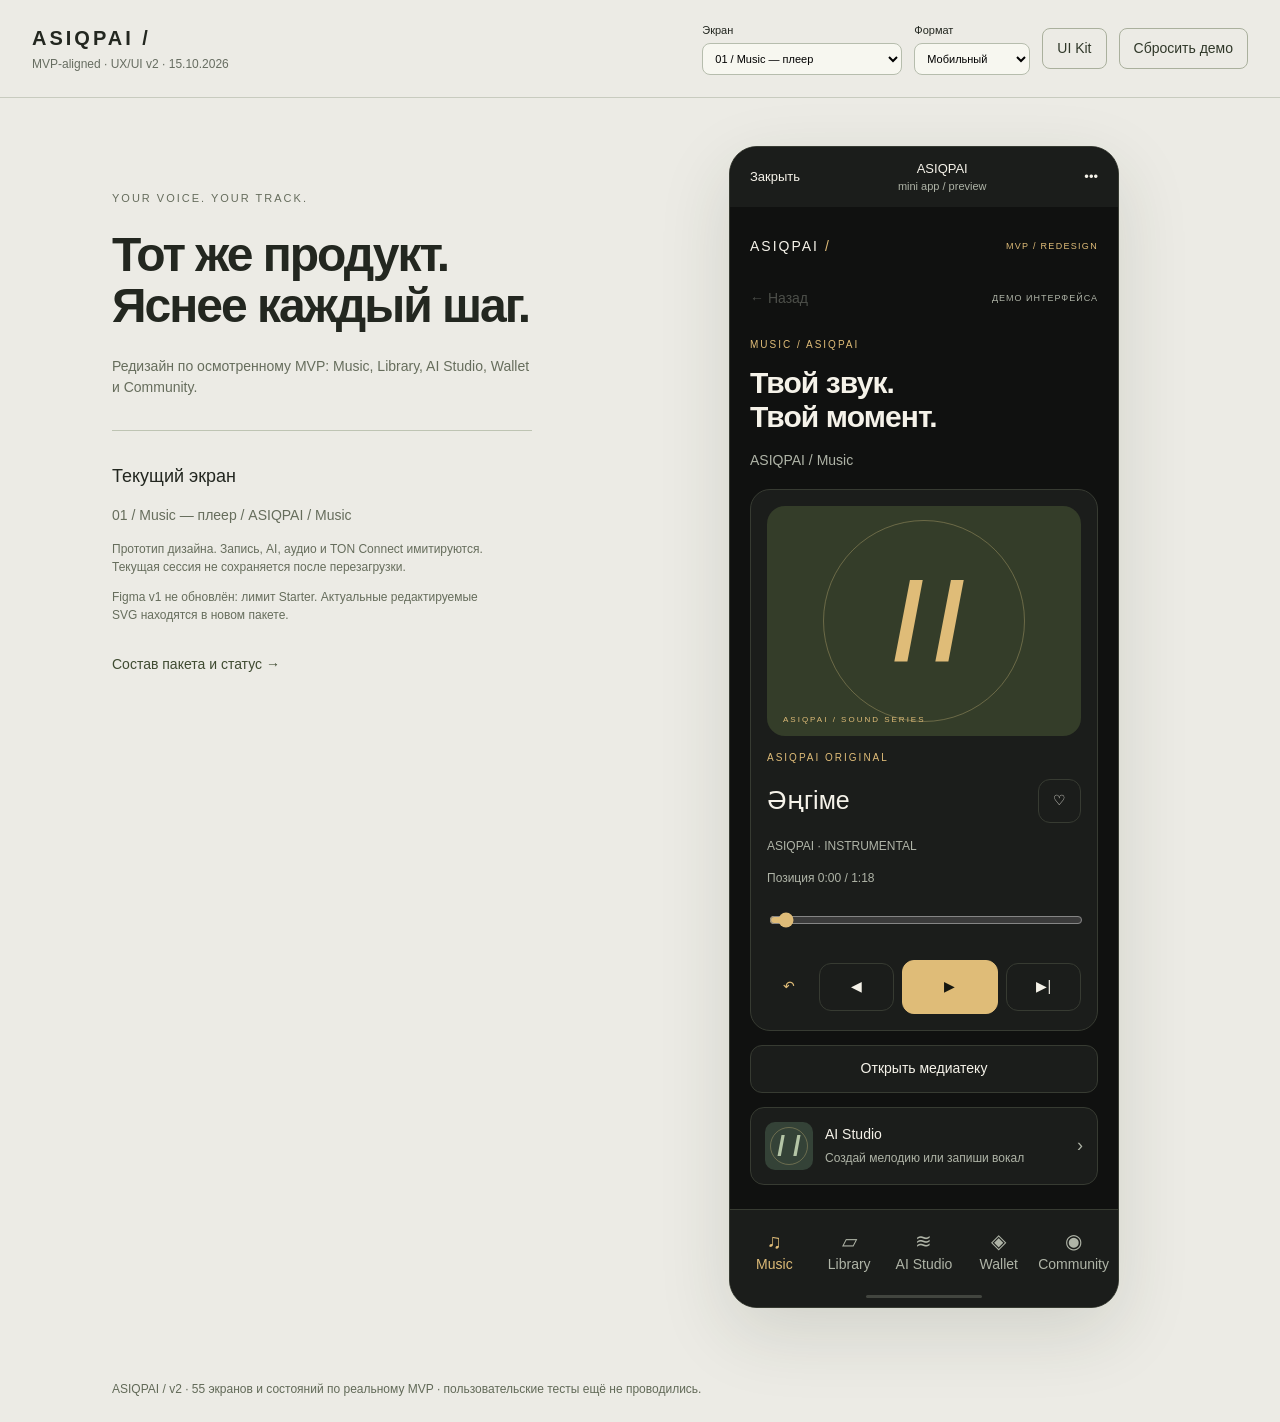
<file: prototype-standalone.html>
<!doctype html><html lang="ru"><head><meta charset="UTF-8"><meta name="viewport" content="width=device-width,initial-scale=1"><title>ASIQPAI / MVP-aligned design v2</title><style>body{margin:0;background:#ecebe5;color:#232720}#asiqpai-v2{font-family:Inter,-apple-system,BlinkMacSystemFont,"Segoe UI",Arial,sans-serif;font-size:14px;line-height:1.5}#asiqpai-v2 *{box-sizing:border-box}#asiqpai-v2 button,#asiqpai-v2 input,#asiqpai-v2 textarea,#asiqpai-v2 select{font:inherit}#asiqpai-v2 button{cursor:pointer}#asiqpai-v2 button:focus-visible,#asiqpai-v2 a:focus-visible,#asiqpai-v2 input:focus-visible,#asiqpai-v2 select:focus-visible,#asiqpai-v2 textarea:focus-visible{outline:2px solid #bf944b;outline-offset:3px}.review-bar{max-width:1360px;margin:auto;display:flex;align-items:center;gap:12px;padding:22px 32px;border-bottom:1px solid #c8cbbf}.review-bar>div{margin-right:auto}.review-bar strong{display:block;letter-spacing:3px;font-size:20px}.review-bar span{color:#676d61;font-size:12px}.review-bar label{font-size:11px;display:flex;flex-direction:column;gap:4px}.review-bar select{max-width:230px;background:#f7f7f0;padding:8px;border:1px solid #b6bdad;border-radius:8px}.review-bar>button{background:transparent;border:1px solid #aab09d;color:#303829;border-radius:8px;padding:9px 14px;min-height:40px}.review-layout{max-width:1120px;display:grid;grid-template-columns:1fr 1fr;gap:80px;margin:auto;padding:48px 32px;align-items:start}.review-side{padding-top:44px;max-width:420px;position:sticky;top:24px}.review-kicker{font-size:11px;letter-spacing:2px;color:#656c5c}.review-side h1{font-size:48px;line-height:1.06;letter-spacing:-2px;margin:24px 0}.review-side h2{font-size:18px;font-weight:500}.review-side p{color:#666d5c}.review-divider{height:1px;background:#bec4b3;margin:32px 0}.review-small{font-size:12px}.review-side a{color:#3f4b31;text-decoration:none;display:inline-block;margin-top:18px}.review-footer{max-width:1120px;margin:auto;padding:24px 32px;font-size:12px;color:#626a58}.aq-stage{display:flex;justify-content:center}.aq-app{--aq-background:#101110;--aq-surface:#1b1d1b;--aq-raised:#242720;--aq-border:#373b32;--aq-text:#f5f2e9;--aq-muted:#afb4a7;--aq-gold:#dfbc78;--aq-on-gold:#161710;--aq-success:#a6ccb0;--aq-error:#f0a5a5;color-scheme:dark;color:var(--aq-text);background:var(--aq-background);width:100%;max-width:390px;border:1px solid var(--aq-border);border-radius:28px;overflow:hidden;box-shadow:0 24px 72px #25311c22}.aq-telegram{display:flex;justify-content:space-between;text-align:center;padding:12px 20px;background:var(--aq-surface);font-size:13px;align-items:center}.aq-telegram small{display:block;color:var(--aq-muted);font-size:11px}.aq-brand{padding:18px 20px 8px;display:flex;gap:10px;align-items:center}.aq-app button{color:var(--aq-text);background:var(--aq-surface);border:1px solid var(--aq-border);border-radius:12px;min-height:44px;padding:10px 14px}.aq-brand .aq-wordmark{margin-right:auto;letter-spacing:2px;font-weight:600;background:transparent;border:0;padding:0;font-size:18px}.aq-wordmark span{color:var(--aq-gold)}.aq-brand .aq-balance{font-size:12px;padding:8px 10px}.aq-brand .aq-avatar{border-radius:50%;width:44px;padding:0}.aq-backline{display:flex;align-items:center;justify-content:space-between;padding:0 20px}.aq-backline button{background:none;border:0;padding:0;color:var(--aq-muted);font-size:12px}.aq-backline span{font-size:9px;letter-spacing:1px;color:var(--aq-muted)}#aq-main{padding:16px 20px 24px;min-height:450px;display:flex;flex-direction:column;gap:14px}.aq-app h1{font-size:30px;line-height:1.15;font-weight:600;letter-spacing:-.9px;white-space:pre-line;margin:0}.aq-app h2{font-size:18px;line-height:1.35;font-weight:500;margin:4px 0}.aq-eyebrow{font-size:10px;letter-spacing:2px;color:var(--aq-gold)}.aq-body,.aq-sub{margin:0;color:var(--aq-muted);font-size:14px;line-height:1.6}.aq-sub{margin-bottom:4px}.aq-app .aq-primary{background:var(--aq-gold);border:1px solid var(--aq-gold);color:var(--aq-on-gold);font-weight:600;width:100%;min-height:50px}.aq-app .aq-secondary{width:100%;min-height:48px}.aq-app .aq-ghost{background:transparent;border:0;color:var(--aq-gold);padding:8px 0;text-align:center}.aq-app .aq-danger,.aq-app .aq-record{background:#472822;border-color:#aa685b;color:#ffd2c5;width:100%}.aq-app button:disabled{opacity:.38;cursor:not-allowed}.aq-hero{background:radial-gradient(ellipse at 80% 10%,#4e5031,transparent 70%),#23291e;border:1px solid #4f513b;border-radius:20px;padding:20px;display:flex;flex-direction:column;gap:14px}.aq-hero h2{font-size:27px;line-height:1.15;letter-spacing:-.7px;white-space:pre-line;margin:0}.aq-hero p{color:#c6cbbd;font-size:14px;margin:0}.aq-hero .aq-eyebrow{font-size:10px}.aq-wave{display:flex;align-items:center;gap:3px;height:54px;width:100%;overflow:hidden;position:relative}.aq-wave i{display:block;flex:1;min-width:1px;border-radius:2px;background:var(--aq-gold);opacity:.8}.aq-wave[data-playing=true]::after{content:"";position:absolute;width:2px;height:100%;background:#faf4dc;left:40%}.aq-card{display:flex;align-items:center;gap:12px;background:var(--aq-surface);border:1px solid var(--aq-border);border-radius:14px;padding:14px;min-width:0;position:relative}.aq-card .aq-card-copy{flex:1;min-width:0}.aq-card strong{font-weight:500;font-size:14px;display:block}.aq-card small{font-size:12px;line-height:1.5;color:var(--aq-muted);display:block;margin-top:4px}.aq-app .aq-card-action{position:absolute;inset:0;width:100%;height:100%;background:none;border:0;padding:0}.aq-card .aq-chevron{color:var(--aq-muted);font-size:18px}.aq-art{position:relative;flex:0 0 48px;width:48px;height:48px;border-radius:10px;overflow:hidden;background:#343d29;display:grid;place-items:center;color:var(--aq-gold);font-size:28px;font-weight:600;line-height:1}.aq-art::before{content:"";position:absolute;inset:5px;border:1px solid #bdad7466;border-radius:50%}.aq-art.sage{background:#344237;color:#b4c5a6}.aq-art.clay{background:#49312a;color:#cdaa8b}.aq-art.aq-art-large{width:100%;height:142px;flex:auto;font-size:100px;border-radius:18px;letter-spacing:-10px}.aq-art.aq-art-large::before{width:160px;height:160px;inset:auto}.aq-art.aq-art-large::after{content:"ASIQPAI / SOUND SERIES";position:absolute;bottom:12px;left:16px;font-size:8px;letter-spacing:2px;font-weight:400}.aq-field{display:flex;flex-direction:column;gap:7px;min-width:0}.aq-field>span{color:var(--aq-muted);font-size:12px}.aq-field input,.aq-field select,.aq-field textarea{width:100%;border:1px solid var(--aq-border);border-radius:12px;background:var(--aq-surface);color:var(--aq-text);padding:12px;font-size:16px!important;min-height:48px}.aq-field textarea{min-height:88px;resize:vertical}.aq-field input[type=range]{accent-color:var(--aq-gold);padding:8px}.aq-notice{border-left:2px solid var(--aq-gold);padding:10px 14px;background:var(--aq-raised);border-radius:0 12px 12px 0}.aq-notice strong{font-weight:500;font-size:13px;color:var(--aq-gold)}.aq-notice p{font-size:12px;line-height:1.6;color:var(--aq-muted);margin:5px 0 0}.aq-notice.error{border-color:var(--aq-error)}.aq-notice.error strong{color:var(--aq-error)}.aq-notice.success{border-color:var(--aq-success)}.aq-notice.success strong{color:var(--aq-success)}.aq-pill{align-self:flex-start;color:var(--aq-gold);font-size:11px;letter-spacing:1px}.aq-tabs{display:flex;gap:6px;flex-wrap:wrap;padding:5px;background:var(--aq-surface);border-radius:12px}.aq-tabs button{flex:1;min-width:60px;padding:8px 7px;border:0;font-size:12px;background:transparent}.aq-tabs button[aria-pressed=true]{background:var(--aq-raised);color:var(--aq-gold);box-shadow:inset 0 0 0 1px var(--aq-border)}.aq-steps{font-size:11px;color:var(--aq-muted);display:flex;gap:8px;align-items:center}.aq-steps strong{color:var(--aq-gold);font-weight:500}.aq-detail-row{display:flex;gap:16px;justify-content:space-between;padding:10px 0;border-bottom:1px solid var(--aq-border);font-size:12px}.aq-detail-row span:first-child{color:var(--aq-muted)}.aq-detail-row span:last-child{text-align:right}.aq-lane{background:var(--aq-surface);border:1px solid var(--aq-border);padding:12px 14px;border-radius:12px}.aq-lane.active{border-color:#7a6e4c}.aq-lane .aq-wave{height:25px;margin-top:7px}.aq-lane-head{display:flex;justify-content:space-between;align-items:center;gap:10px}.aq-lane-head strong{color:var(--aq-gold);font-size:12px;font-weight:500}.aq-lane-head small{font-size:10px;color:var(--aq-muted);text-align:right}.aq-lane.aq-clickable{width:100%;text-align:left}.aq-toggle{display:flex;justify-content:space-between;align-items:center;gap:14px;font-size:13px;padding:12px 0}.aq-toggle input{width:20px;height:20px;accent-color:var(--aq-gold)}.aq-timer{font-size:56px;letter-spacing:-2px;line-height:1.2;text-align:center;padding:14px 0;font-variant-numeric:tabular-nums}.aq-balance-panel{background:var(--aq-raised);border-radius:18px;padding:24px;display:flex;flex-direction:column;gap:4px}.aq-balance-panel strong{font-size:48px;font-weight:500;color:var(--aq-gold);line-height:1.15}.aq-balance-panel small{font-size:13px;color:var(--aq-muted)}.aq-skeleton{background:var(--aq-surface);padding:20px;border-radius:14px;display:flex;flex-direction:column;gap:10px}.aq-skeleton i{height:12px;border-radius:3px;background:var(--aq-border);display:block}.aq-feedback{margin:0 20px 14px;font-size:12px;line-height:1.5;color:var(--aq-gold)}.aq-feedback:empty{margin:0}.aq-feedback[role=alert]{color:var(--aq-error)}.aq-nav{display:grid;grid-template-columns:repeat(5,1fr);gap:2px;padding:8px 8px 4px;border-top:1px solid var(--aq-border);background:var(--aq-surface)}.aq-nav button{display:flex;flex-direction:column;align-items:center;gap:3px;background:transparent;border:0;padding:8px 0;font-size:10px;color:var(--aq-muted)}.aq-nav .aq-nav-symbol{font-size:20px;height:25px}.aq-nav button[aria-current=page]{color:var(--aq-gold)}.aq-home-indicator{height:20px;background:var(--aq-surface);position:relative}.aq-home-indicator::after{content:"";position:absolute;left:35%;right:35%;height:3px;background:#aeb4a244;top:8px;border-radius:2px}#aq-system{margin:20px auto;max-width:1120px;padding:32px;background:#141613;color:#f5f2e9;border-radius:20px}#aq-system h2{font-size:24px}#aq-system h3{font-size:16px;font-weight:500}#aq-system .system-grid{display:grid;grid-template-columns:repeat(3,1fr);gap:20px}#aq-system .system-swatch{display:flex;gap:12px;align-items:center;padding:8px 0;font-size:12px}#aq-system .system-swatch i{display:block;width:36px;height:36px;border-radius:8px}#aq-system .aq-app{border-radius:0;border:0;box-shadow:none;padding:10px;display:flex;flex-direction:column;gap:12px}.aq-undo{margin-left:8px;color:inherit;background:none!important;border:0!important;text-decoration:underline;padding:0!important}.review-system-close{background:none;border:1px solid #afb4a7;color:inherit;padding:8px 16px;border-radius:8px;margin-bottom:16px}@media(min-width:1400px){.review-layout{max-width:1250px;gap:140px}.aq-app{max-width:430px}}@media(max-width:760px){.review-layout{display:block;padding:22px 12px}.review-side{position:static;padding:0 12px 24px;max-width:none}.review-side h1{font-size:30px;margin:12px 0}.review-side>p,.review-divider,.review-side h2,.review-small,.review-side>a{display:none}.review-bar{padding:16px 12px;flex-wrap:wrap}.review-bar>div{width:100%}.review-bar label{flex:1;min-width:0}.review-bar select{max-width:none;width:100%}.review-bar>button{font-size:12px;padding:9px}.review-footer{padding:20px}.aq-app{border-radius:22px}#aq-system{padding:20px}#aq-system .system-grid{grid-template-columns:1fr}}@media(max-width:360px){#aq-main{padding:14px}.aq-brand{padding-left:14px;padding-right:14px;gap:6px}.aq-brand .aq-wordmark{font-size:16px;letter-spacing:1px}.aq-backline{padding:0 14px}.aq-app h1{font-size:27px}.aq-hero{padding:16px}.aq-hero h2{font-size:24px}.review-bar>button{padding:9px 8px}.aq-lane-head{align-items:flex-start}.aq-card{padding:12px;gap:10px}}@media(prefers-reduced-motion:reduce){*{scroll-behavior:auto!important}}

#asiqpai-v2 [hidden]{display:none!important}
.aq-beta{font-size:9px;letter-spacing:1.3px;color:var(--aq-gold);margin-left:auto}.aq-meta{font-size:12px;color:var(--aq-muted);line-height:1.5}.aq-row{display:flex;align-items:center;gap:10px;min-width:0}.aq-between{justify-content:space-between}.aq-tile{background:var(--aq-surface);border:1px solid var(--aq-border);border-radius:14px;padding:16px}.aq-player{display:flex;flex-direction:column;gap:14px;padding:16px;background:var(--aq-surface);border:1px solid var(--aq-border);border-radius:20px}.aq-player .aq-art-large{height:230px;font-size:110px}.aq-player .aq-art-large:before{width:200px;height:200px}.aq-player h2{font-size:25px}.aq-player p{margin:0}.aq-player-controls{display:grid;grid-template-columns:44px 1fr 1.3fr 1fr;gap:8px;align-items:center}.aq-player-controls button{padding:8px}.aq-player-controls .aq-primary{min-height:54px;font-size:22px}.aq-track-rack{display:flex;flex-direction:column;gap:10px}.aq-app .aq-track-name{border:0;background:none;padding:0;color:var(--aq-gold);font-size:13px;text-align:left;display:flex;flex-direction:column}.aq-track-name small{font-size:11px;color:var(--aq-muted);font-weight:400}.aq-rack-meta{display:flex;align-items:center;gap:8px;flex-wrap:wrap;font-size:10px;color:var(--aq-muted);margin-top:8px}.aq-rack-meta button{min-height:36px;width:36px;padding:4px;font-size:11px}.aq-rack-meta button[aria-pressed=true],.aq-mini-toggles button[aria-pressed=true],.aq-fx button[aria-pressed=true]{background:var(--aq-raised);border-color:var(--aq-gold);color:var(--aq-gold)}.aq-empty-wave{height:30px;display:flex;align-items:center;color:var(--aq-muted);font-size:10px;margin-top:4px;border-top:1px dashed var(--aq-border)}.aq-analysis{background:var(--aq-surface);border:1px solid var(--aq-border);border-radius:16px;padding:14px;display:flex;flex-direction:column;gap:14px}.aq-analysis-grid{display:grid;grid-template-columns:repeat(4,minmax(0,1fr));gap:6px}.aq-analysis-grid>div{display:flex;flex-direction:column;gap:6px;min-width:0}.aq-analysis-grid small{font-size:9px;color:var(--aq-muted);letter-spacing:.3px}.aq-analysis-grid strong{font-size:17px;color:var(--aq-gold);font-weight:500;overflow-wrap:anywhere}.aq-mixer{display:flex;flex-direction:column;gap:14px;padding:14px;border:1px solid var(--aq-border);border-radius:14px;background:var(--aq-surface)}.aq-mini-toggles{display:flex;gap:6px}.aq-mini-toggles button{font-size:11px;padding:6px 10px}.aq-teleprompter{background:var(--aq-surface);border:1px solid var(--aq-border);border-radius:16px;padding:20px;line-height:1.55;white-space:pre-wrap;overflow-wrap:anywhere;max-height:420px;overflow-y:auto}.aq-upload{padding:16px;border:1px dashed var(--aq-border);border-radius:16px;display:flex;flex-direction:column;gap:14px}.aq-upload small{font-size:11px;color:var(--aq-muted)}.aq-upload input[type=file]{font-size:12px!important;padding:10px;max-width:100%}.aq-upload input::file-selector-button{max-width:100%;font:inherit;padding:8px;border:1px solid var(--aq-border);border-radius:8px;background:var(--aq-raised);color:var(--aq-text);margin-bottom:6px}.aq-fx{display:flex;flex-direction:column;gap:12px}.aq-fx-grid{display:grid;grid-template-columns:repeat(3,minmax(0,1fr));gap:8px}.aq-fx-grid button{padding:12px 4px;display:flex;flex-direction:column;gap:5px;align-items:center;font-size:11px}.aq-fx-grid small{font-size:10px;color:var(--aq-muted)}.aq-fx p{margin:0}.aq-external-link{color:var(--aq-gold);overflow-wrap:anywhere}.aq-community-links{display:flex;flex-direction:column;gap:12px}.aq-tile p{overflow-wrap:anywhere}.review-bar{flex-wrap:wrap}.review-bar label{min-width:100px}#aq-format{max-width:150px}.review-layout.desktop{display:block;max-width:1280px}.review-layout.desktop>.review-side{display:none}.review-layout.desktop .aq-app{max-width:1200px}.aq-app .aq-toggle small{display:block;color:var(--aq-muted);font-size:11px}.aq-app #aq-main{min-width:0}.aq-app #aq-main>*{min-width:0}.aq-card small{overflow-wrap:anywhere}.review-small{max-width:380px}@media(min-width:900px){.review-layout.desktop #aq-main{display:grid;grid-template-columns:minmax(0,1fr) minmax(0,1fr);align-items:start;gap:18px 32px;padding:28px 36px}.review-layout.desktop #aq-main>.aq-eyebrow,.review-layout.desktop #aq-main>h1,.review-layout.desktop #aq-main>.aq-sub,.review-layout.desktop #aq-main>.aq-steps{grid-column:1/-1}.review-layout.desktop #aq-main[data-screen=record]>.aq-track-rack{grid-row:5/span 6}.review-layout.desktop .aq-analysis-grid{gap:20px}.review-layout.desktop .aq-nav{display:flex;justify-content:center;gap:30px}.review-layout.desktop .aq-nav button{width:120px}}@media(max-width:360px){.aq-rack-meta{gap:6px}.aq-analysis-grid{grid-template-columns:repeat(2,minmax(0,1fr));gap:12px}.aq-player .aq-art-large{height:205px}.aq-mini-toggles button{padding:5px 7px}.review-bar label{min-width:90px}.review-bar select{font-size:12px!important}}#asiqpai-v2 [hidden]{display:none!important}
</style></head><body>
<div id="asiqpai-v2"><div class="review-bar"><div><strong>ASIQPAI /</strong><span>MVP-aligned · UX/UI v2 · 15.10.2026</span></div><label>Экран<select id="aq-screen-picker" aria-label="Выбрать экран прототипа"></select></label><label>Формат<select id="aq-format" aria-label="Формат просмотра"><option value="mobile">Мобильный</option><option value="desktop">Широкий экран</option></select></label><button type="button" data-review="system">UI Kit</button><button type="button" data-review="reset">Сбросить демо</button></div><div class="review-layout"><aside class="review-side"><div class="review-kicker">YOUR VOICE. YOUR TRACK.</div><h1>Тот же продукт.<br>Яснее каждый шаг.</h1><p>Редизайн по осмотренному MVP: Music, Library, AI Studio, Wallet и Community.</p><div class="review-divider"></div><h2>Текущий экран</h2><p id="aq-screen-description"></p><p class="review-small">Прототип дизайна. Запись, AI, аудио и TON Connect имитируются. Текущая сессия не сохраняется после перезагрузки.</p><p class="review-small">Figma v1 не обновлён: лимит Starter. Актуальные редактируемые SVG находятся в новом пакете.</p><a href="README.md">Состав пакета и статус →</a></aside><div class="aq-stage"><div class="aq-app"><header class="aq-telegram"><span>Закрыть</span><span>ASIQPAI<small>mini app / preview</small></span><span>•••</span></header><div class="aq-brand"><button type="button" class="aq-wordmark" data-go="music">ASIQPAI <span>/</span></button><span class="aq-beta">MVP / REDESIGN</span></div><div class="aq-backline"><button type="button" id="aq-back">← Назад</button><span>ДЕМО ИНТЕРФЕЙСА</span></div><main id="aq-main"></main><div id="aq-feedback" class="aq-feedback" role="status" aria-live="polite"></div><nav class="aq-nav" aria-label="Навигация приложения"></nav><div class="aq-home-indicator"></div></div></div></div><section id="aq-system" hidden></section><footer class="review-footer">ASIQPAI / v2 · 55 экранов и состояний по реальному MVP · пользовательские тесты ещё не проводились.</footer></div><script>const ASIQPAI_DATA = {"version":"2.0-mvp-aligned","date":"2026-10-15","source":"https://app.asiqpai.site/","figmaStatus":"v1-stale-quota-blocked","tokens":{"background":"#101110","surface":"#1b1d1b","raised":"#242720","border":"#373b32","text":"#f5f2e9","muted":"#afb4a7","gold":"#dfbc78","on-gold":"#161710","success":"#a6ccb0","error":"#f0a5a5","sage":"#a9bba4","clay":"#c6a08a"},"tracks":["Демон","212","Дрим Трап","Контроль","Barys","Тёмный лорд","Эфир и ум","Baby"],"keys":["C","C♯","D","D♯","E","F","F♯","G","G♯","A","A♯","B"],"presets":["MID · CLEAN","MID · PREMIUM","MID · DARK","BACK · WIDE","ADLIBS · SPACE"],"screens":[{"id":"music","name":"01 / Music — плеер","title":"Твой звук.\nТвой момент.","sub":"ASIQPAI / Music","items":[{"type":"player","title":"Әңгіме","artist":"ASIQPAI · INSTRUMENTAL","duration":"1:18"},{"type":"button","label":"Открыть медиатеку","to":"library","style":"secondary"},{"type":"card","title":"AI Studio","meta":"Создай мелодию или запиши вокал","to":"studio","art":"sage"}],"nav":"Music"},{"id":"library","name":"02 / Library — Tracks","title":"Музыка рядом","sub":"Каталог треков и инструменталов.","items":[{"type":"tabs","values":["Tracks","Instrumentals"],"selected":0},{"type":"field","label":"Поиск по медиатеке","value":"","kind":"search"},{"type":"card","title":"Демон","meta":"ASIQPAI · TRACK","to":"@select-track:Демон","art":"gold"},{"type":"card","title":"212","meta":"ASIQPAI · TRACK","to":"@select-track:212","art":"sage"},{"type":"card","title":"Дрим Трап","meta":"ASIQPAI · TRACK","to":"@select-track:Дрим Трап","art":"gold"},{"type":"card","title":"Контроль","meta":"ASIQPAI · TRACK","to":"@select-track:Контроль","art":"sage"},{"type":"card","title":"Barys","meta":"ASIQPAI · TRACK","to":"@select-track:Barys","art":"gold"},{"type":"card","title":"Тёмный лорд","meta":"ASIQPAI · TRACK","to":"@select-track:Тёмный лорд","art":"sage"},{"type":"card","title":"Эфир и ум","meta":"Gromann · TRACK","to":"@select-track:Эфир и ум","art":"gold"},{"type":"card","title":"Baby","meta":"ASIQPAI · TRACK","to":"@select-track:Baby","art":"sage"}],"nav":"Library"},{"id":"instrumentals","name":"03 / Library — Instrumentals","title":"Основа твоего трека","sub":"Инструменталы ASIQPAI.","items":[{"type":"tabs","values":["Tracks","Instrumentals"],"selected":1},{"type":"field","label":"Поиск по медиатеке","value":"","kind":"search"},{"type":"card","title":"Әңгіме","meta":"ASIQPAI · INSTRUMENTAL · 1:18","to":"beat-detail","art":"gold"},{"type":"notice","title":"Каталог в прототипе","text":"Названия и количество остальных инструменталов должны приходить из актуального каталога. Здесь показан подтверждённый пример.","status":"info"}],"nav":"Library"},{"id":"beat-detail","name":"04 / Инструментал","title":"Әңгіме","sub":"ASIQPAI / Instrumental","items":[{"type":"art","art":"gold"},{"type":"wave"},{"type":"button","label":"Прослушать превью","to":"@play","style":"secondary"},{"type":"notice","title":"Использование бита","text":"Экспорт демо не означает покупку лицензии на бит. Условия коммерческого использования уточняются отдельно.","status":"info"},{"type":"button","label":"Открыть в Vocal AI","to":"beat","style":"primary"}],"nav":"Library"},{"id":"studio","name":"05 / AI Studio — инструменты","title":"Из идеи\nв звучание","sub":"AI-инструменты для музыкантов и артистов.","items":[{"type":"pill","text":"ASIQPAI AI / BETA"},{"type":"card","title":"Vocal AI","meta":"Запись под бит · AI CLEAN · TUNE · FX · WAV","to":"beat","art":"gold"},{"type":"card","title":"AI Samples","meta":"Мелодические лупы · BPM · KEY · 4/8 bars","to":"samples","art":"sage"},{"type":"notice","title":"Начни с главного","text":"Есть голос и бит — открой Vocal AI. Нужна мелодия — начни с AI Samples.","status":"info"},{"type":"body","text":"Другие инструменты, включая mastering и Stem AI, пока остаются направлением развития."}],"nav":"Studio"},{"id":"beat","name":"06 / Vocal AI — выбор бита","title":"Начни с бита","sub":"Шаг 1 из 4 / Подготовка","items":[{"type":"steps","step":1},{"type":"card","title":"Әңгіме","meta":"Подтверждённый пример инструментала","to":"beat-detail","art":"gold"},{"type":"button","label":"Выбрать из каталога","to":"instrumentals","style":"secondary"},{"type":"analysis"},{"type":"button","label":"Настроить анализ вручную","to":"analysis","style":"ghost"},{"type":"notice","title":"Демо и лицензия","text":"Экспорт микса не означает покупку лицензии на бит.","status":"info"},{"type":"button","label":"К записи голоса","to":"permission","style":"primary"}],"nav":"Studio"},{"id":"analysis","name":"07 / Анализ бита","title":"Ритм и тональность","sub":"Автоматический анализ на устройстве.","items":[{"type":"analysis"},{"type":"notice","title":"Если результат неуверенный","text":"Переключи TUNE в MANUAL и укажи тональность. Значения ниже — демонстрация интерфейса.","status":"info"},{"type":"field","label":"BPM","value":"122","kind":"number","options":null,"min":40,"max":240},{"type":"field","label":"Тональность","value":"A","kind":"select","options":["C","C♯","D","D♯","E","F","F♯","G","G♯","A","A♯","B"]},{"type":"field","label":"Лад","value":"Minor","kind":"select","options":["Minor","Major"]},{"type":"button","label":"Применить к проекту","to":"@analysis","style":"primary"},{"type":"button","label":"Повторить анализ","to":"analysis-loading","style":"secondary"}],"nav":"Studio"},{"id":"analysis-loading","name":"08 / Анализ — ожидание","title":"Слушаем ритм","sub":"Определение BPM и тональности.","items":[{"type":"wave"},{"type":"notice","title":"Анализ на устройстве","text":"Не показываем выдуманный процент. По завершении появятся BPM, KEY, SCALE и CONFIDENCE.","status":"info"},{"type":"button","label":"Показать деморезультат","to":"analysis","style":"primary"},{"type":"button","label":"Указать вручную","to":"analysis","style":"secondary"}],"nav":"Studio"},{"id":"permission","name":"09 / Доступ микрофона","title":"Дай голос\nсвоей идее","sub":"Микрофон нужен только для записи.","items":[{"type":"wave"},{"type":"notice","title":"Используй наушники","text":"Так инструментал не попадёт в вокальную дорожку.","status":"info"},{"type":"notice","title":"На iPhone","text":"Не сворачивай Telegram во время записи. Текст можно открыть в телесуфлёре.","status":"info"},{"type":"button","label":"Перейти к демозаписи","to":"record","style":"primary"},{"type":"button","label":"Загрузить вокал","to":"upload","style":"secondary"},{"type":"body","text":"Прототип не запрашивает доступ к настоящему микрофону."}],"nav":"Studio"},{"id":"record","name":"10 / Vocal AI — дорожки","title":"Твой голос\nв центре","sub":"Шаг 2 из 4 / До 3 минут на дубль","items":[{"type":"steps","step":2},{"type":"rack"},{"type":"button","label":"Записать выбранную дорожку","to":"recording","style":"record"},{"type":"button","label":"Добавить вокальный файл","to":"upload","style":"secondary"},{"type":"card","title":"Текст и телесуфлёр","meta":"Читай свой текст, оставаясь в Telegram","to":"lyrics","art":"sage"},{"type":"button","label":"Настройки дорожки","to":"track-settings","style":"ghost"},{"type":"button","label":"К обработке","to":"@to-process","style":"primary"},{"type":"notice","title":"До закрытия сохрани WAV","text":"Текущий MVP не сохраняет проект и запись между запусками.","status":"info"}],"nav":"Studio"},{"id":"lyrics","name":"11 / Текст и телесуфлёр","title":"Слова перед глазами","sub":"Текст остаётся в этой сессии.","items":[{"type":"field","label":"Текст / телесуфлёр","value":"","kind":"textarea","options":null,"placeholder":"Вставь текст куплета…"},{"type":"button","label":"Открыть крупно","to":"teleprompter","style":"primary"},{"type":"button","label":"Очистить текст","to":"clear-lyrics","style":"ghost"},{"type":"button","label":"Вернуться к дорожкам","to":"record","style":"secondary"}],"nav":"Studio"},{"id":"teleprompter","name":"12 / Телесуфлёр","title":"Держи свой ритм","sub":"Крупный текст во время записи.","items":[{"type":"teleprompter"},{"type":"field","label":"Размер текста","value":"26","kind":"range","options":null,"min":20,"max":40,"unit":"px"},{"type":"button","label":"Начать демозапись с текстом","to":"recording","style":"record"},{"type":"button","label":"Редактировать текст","to":"lyrics","style":"secondary"}],"nav":"Studio"},{"id":"clear-lyrics","name":"13 / Очистить текст","title":"Удалить текст?","sub":"Текущий текст куплета будет очищен.","items":[{"type":"notice","title":"Подтверждение","text":"Это не удаляет вокальные дорожки.","status":"info"},{"type":"button","label":"Очистить текст","to":"@clear-lyrics","style":"danger"},{"type":"button","label":"Оставить текст","to":"lyrics","style":"secondary"}],"nav":"Studio"},{"id":"recording","name":"14 / Запись активна","title":"Дубль идёт","sub":"Демонстрация записи выбранной дорожки.","items":[{"type":"pill","text":"REC / ДО 03:00"},{"type":"timer"},{"type":"wave"},{"type":"teleprompter"},{"type":"button","label":"Остановить запись","to":"take","style":"record"},{"type":"button","label":"Отменить дубль","to":"cancel-take","style":"ghost"},{"type":"notice","title":"Останься в Telegram","text":"На iPhone сворачивание приложения может остановить микрофон.","status":"info"}],"nav":"Studio"},{"id":"cancel-take","name":"15 / Отмена дубля","title":"Отменить этот дубль?","sub":"Предыдущий сохранённый дубль останется.","items":[{"type":"button","label":"Отменить новый дубль","to":"record","style":"danger"},{"type":"button","label":"Продолжить демозапись","to":"recording","style":"secondary"}],"nav":"Studio"},{"id":"take","name":"16 / Предпрослушивание дубля","title":"Услышь свой голос","sub":"Предпрослушивание выбранной дорожки.","items":[{"type":"wave"},{"type":"button","label":"Прослушать дубль","to":"@play","style":"secondary"},{"type":"button","label":"Использовать дубль","to":"@keep-take","style":"primary"},{"type":"button","label":"Записать ещё раз","to":"retake","style":"ghost"}],"nav":"Studio"},{"id":"retake","name":"17 / Перезапись","title":"Ещё один дубль?","sub":"Заменится только выбранная дорожка.","items":[{"type":"notice","title":"Сохранность дубля","text":"Старый дубль остаётся до подтверждения нового. Другие дорожки не меняются.","status":"info"},{"type":"button","label":"Начать новый дубль","to":"recording","style":"record"},{"type":"button","label":"Оставить текущий","to":"record","style":"secondary"}],"nav":"Studio"},{"id":"upload","name":"18 / Загрузка вокала","title":"Добавь свой вокал","sub":"Файл попадёт на выбранную дорожку.","items":[{"type":"upload"},{"type":"notice","title":"Лимит MVP","text":"До 25 МБ. Поддерживаемые форматы согласуются с существующим декодером.","status":"info"},{"type":"button","label":"Добавить демофайл","to":"@upload-demo","style":"primary"},{"type":"button","label":"Вернуться к записи","to":"record","style":"secondary"}],"nav":"Studio"},{"id":"track-settings","name":"19 / Настройки дорожки","title":"Настрой каждый слой","sub":"MID / BACK / ADLIBS отдельно.","items":[{"type":"track-select"},{"type":"mixer"},{"type":"notice","title":"Баланс по умолчанию","text":"MID остаётся в центре. BACK и ADLIBS могут быть шире.","status":"info"},{"type":"button","label":"Вернуться к дорожкам","to":"record","style":"secondary"}],"nav":"Studio"},{"id":"process","name":"20 / Vocal AI — обработка","title":"Твой характер.\nТвой звук.","sub":"Шаг 3 из 4 / Настройки выбранной дорожки","items":[{"type":"steps","step":3},{"type":"track-select"},{"type":"field","label":"Характер обработки","value":"MID · PREMIUM","kind":"select","options":["MID · CLEAN","MID · PREMIUM","MID · DARK","BACK · WIDE","ADLIBS · SPACE"]},{"type":"ai-clean"},{"type":"fx-rack"},{"type":"card","title":"TUNE / тональность","meta":"AUTO/MANUAL · KEY · SCALE","to":"tune","art":"sage"},{"type":"card","title":"Микшер и синхронизация","meta":"Громкость · PAN · WIDTH · offset","to":"mix","art":"clay"},{"type":"card","title":"Vocal Slicer","meta":"Фрагмент дорожки · сценарий по ТЗ","to":"slicer","art":"sage"},{"type":"card","title":"AI Fit","meta":"Выравнивание под бит · сценарий по ТЗ","to":"fit","art":"clay"},{"type":"button","label":"Собрать полный микс","to":"@to-mix","style":"primary"}],"nav":"Studio"},{"id":"tune","name":"21 / TUNE","title":"В тональности трека","sub":"Настройки TUNE для выбранной дорожки.","items":[{"type":"track-select"},{"type":"field","label":"Режим TUNE","value":"AUTO","kind":"select","options":["AUTO","MANUAL"]},{"type":"field","label":"Тональность","value":"A","kind":"select","options":["C","C♯","D","D♯","E","F","F♯","G","G♯","A","A♯","B"]},{"type":"field","label":"Лад","value":"Minor","kind":"select","options":["Minor","Major"]},{"type":"notice","title":"При низкой уверенности анализа","text":"Используй MANUAL. AUTO опирается на результат анализа бита.","status":"info"},{"type":"button","label":"Применить TUNE","to":"@apply-tune","style":"primary"},{"type":"button","label":"Вернуться к обработке","to":"process","style":"secondary"}],"nav":"Studio"},{"id":"mix","name":"22 / Микшер и синхронизация","title":"Собери баланс","sub":"Громкость, пространство и положение во времени.","items":[{"type":"track-select"},{"type":"mixer"},{"type":"field","label":"Громкость бита","value":"60","kind":"range","options":null,"min":0,"max":100,"unit":"%"},{"type":"field","label":"WIDTH / DOUBLE","value":"0","kind":"range","options":null,"min":0,"max":100,"unit":"%"},{"type":"field","label":"Сдвиг вокала, секунды","value":"0","kind":"number","options":null,"min":-180,"max":180,"step":0.01},{"type":"body","text":"Положительное значение сдвигает голос позже, отрицательное — раньше."},{"type":"button","label":"Вернуться к обработке","to":"process","style":"secondary"}],"nav":"Studio"},{"id":"slicer","name":"23 / Vocal Slicer","title":"Оставь нужный фрагмент","sub":"Проектируемый сценарий по ТЗ.","items":[{"type":"track-select"},{"type":"wave"},{"type":"field","label":"Начало, секунды","value":"0","kind":"number","options":null,"min":0,"max":12,"step":0.1},{"type":"field","label":"Конец, секунды","value":"12","kind":"number","options":null,"min":0,"max":12,"step":0.1},{"type":"button","label":"Прослушать фрагмент","to":"@play","style":"secondary"},{"type":"notice","title":"Исходник остаётся","text":"Изменение применяется к рабочему фрагменту. Параметры инструмента нужно подтвердить с разработчиком.","status":"info"},{"type":"button","label":"Применить фрагмент","to":"@apply-slicer","style":"primary"},{"type":"button","label":"Отмена","to":"process","style":"ghost"}],"nav":"Studio"},{"id":"fit","name":"24 / AI Fit","title":"В ритме бита","sub":"Проектируемый сценарий по ТЗ.","items":[{"type":"track-select"},{"type":"card","title":"Әңгіме","meta":"Целевой инструментал","to":"beat-detail","art":"gold"},{"type":"field","label":"Сила выравнивания","value":"40","kind":"range","options":null,"min":0,"max":100,"unit":"%"},{"type":"wave"},{"type":"button","label":"Предпрослушать","to":"@play","style":"secondary"},{"type":"button","label":"Применить выравнивание","to":"@apply-fit","style":"primary"},{"type":"button","label":"Отмена","to":"process","style":"ghost"}],"nav":"Studio"},{"id":"mix-confirm","name":"25 / Подтверждение сборки","title":"Готов собрать демо?","sub":"Проверь дорожки и эффекты.","items":[{"type":"summary"},{"type":"notice","title":"Сборка микса","text":"Для этого действия в осмотренном MVP не подтверждены тарифы или списание. В дизайне нет выдуманной цены.","status":"info"},{"type":"button","label":"Собрать демомикс","to":"processing","style":"primary"},{"type":"button","label":"Вернуться к настройкам","to":"process","style":"secondary"}],"nav":"Studio"},{"id":"processing","name":"26 / Сборка микса","title":"Собираем твой звук","sub":"Дорожки и выбранные эффекты.","items":[{"type":"wave"},{"type":"notice","title":"Обработка","text":"Показываем фактический этап, если он доступен. Демо завершается по кнопке.","status":"info"},{"type":"button","label":"Показать деморезультат","to":"result","style":"primary"},{"type":"button","label":"Вернуться к настройкам","to":"process","style":"secondary"}],"nav":"Studio"},{"id":"result","name":"27 / Готовый микс","title":"Услышь результат","sub":"Шаг 4 из 4 / MID + BACK + ADLIBS","items":[{"type":"steps","step":4},{"type":"wave"},{"type":"compare"},{"type":"button","label":"Прослушать демопревью","to":"@play","style":"secondary"},{"type":"button","label":"Экспорт WAV","to":"export","style":"primary"},{"type":"button","label":"Вернуться к обработке","to":"process","style":"ghost"},{"type":"notice","title":"Не закрывай до экспорта","text":"Проект и запись в текущем MVP не сохраняются между запусками.","status":"info"}],"nav":"Studio"},{"id":"export","name":"28 / Экспорт WAV","title":"Сохрани свой звук","sub":"Экспорт готового демомикса.","items":[{"type":"row","left":"Формат","right":"WAV"},{"type":"row","left":"Содержимое","right":"MID + BACK + ADLIBS + бит"},{"type":"body","text":"Частота и разрядность должны соответствовать реальному экспорту MVP. Не предлагаем неподтверждённые варианты."},{"type":"notice","title":"Лицензия на бит","text":"Скачивание WAV не означает покупку лицензии на инструментал.","status":"info"},{"type":"button","label":"Посмотреть состояние скачивания","to":"export-done","style":"primary"},{"type":"button","label":"Назад к миксу","to":"result","style":"secondary"}],"nav":"Studio"},{"id":"export-done","name":"29 / Экспорт — подтверждение","title":"WAV готов","sub":"Демонстрационное состояние экспорта.","items":[{"type":"pill","text":"WAV / EXPORT"},{"type":"notice","title":"Файл в прототипе не создаётся","text":"В реальном приложении здесь скачивается настоящий микс. Не закрывай студию до получения файла.","status":"info"},{"type":"button","label":"Вернуться к миксу","to":"result","style":"secondary"},{"type":"button","label":"Завершить демосессию","to":"@finish","style":"primary"}],"nav":"Studio"},{"id":"exit","name":"30 / Выход из студии","title":"Перед выходом — WAV","sub":"В сессии есть вокальные дорожки.","items":[{"type":"notice","title":"Проект не сохранится между запусками","text":"Скачай готовое демо перед закрытием. Кнопка «Сохранить проект» не обещает функцию, которой пока нет.","status":"info"},{"type":"button","label":"Вернуться к записи","to":"record","style":"primary"},{"type":"button","label":"Перейти к готовому миксу","to":"result","style":"secondary"},{"type":"button","label":"Выйти без экспорта","to":"@leave","style":"danger"}],"nav":"Studio"},{"id":"samples","name":"31 / AI Samples — параметры","title":"Новая мелодия.\nНовая идея.","sub":"Мелодический stem для работы в DAW.","items":[{"type":"pill","text":"AI SAMPLES / BETA"},{"type":"row","left":"Осталось генераций","right":"—"},{"type":"field","label":"Стиль","value":"Без уточнения","kind":"select","options":["Без уточнения","Hip-hop","Trap","Ambient"]},{"type":"field","label":"BPM","value":"122","kind":"range","options":null,"min":70,"max":180,"unit":"BPM"},{"type":"field","label":"Тональность","value":"A minor","kind":"select","options":["C minor","C major","C♯ minor","C♯ major","D minor","D major","D♯ minor","D♯ major","E minor","E major","F minor","F major","F♯ minor","F♯ major","G minor","G major","G♯ minor","G♯ major","A minor","A major","A♯ minor","A♯ major","B minor","B major"]},{"type":"field","label":"Длина","value":"4 такта","kind":"select","options":["4 такта","8 тактов"]},{"type":"field","label":"Плотность","value":"Minimal","kind":"select","options":["Minimal","Dense"]},{"type":"field","label":"Что хотите услышать?","value":"","kind":"textarea","options":null,"placeholder":"Например: solo piano, тёмная мелодия…"},{"type":"field","label":"Количество вариантов","value":"1 вариант","kind":"select","options":["1 вариант","3 варианта"]},{"type":"button","label":"Создать демосэмпл","to":"@generate-samples","style":"primary"},{"type":"notice","title":"Чистый мелодический stem","text":"Если нужен один инструмент, укажи его в описании. Квота и доступность приходят из сервиса.","status":"info"},{"type":"button","label":"Библиотека сэмплов","to":"sample-library","style":"secondary"}],"nav":"Studio"},{"id":"sample-wait","name":"32 / Samples — генерация","title":"Создаём мелодию","sub":"Описание и параметры остаются в сессии.","items":[{"type":"wave"},{"type":"notice","title":"Генерация","text":"Демонстрация состояния ожидания. Настоящий AI-запрос не запускается.","status":"info"},{"type":"button","label":"Показать варианты","to":"sample-results","style":"primary"},{"type":"button","label":"Вернуться к описанию","to":"samples","style":"secondary"}],"nav":"Studio"},{"id":"sample-results","name":"33 / Samples — варианты","title":"Новые направления","sub":"Выбери вариант для дальнейшей работы.","items":[{"type":"sample-results"},{"type":"button","label":"Изменить параметры","to":"samples","style":"secondary"},{"type":"button","label":"Библиотека сэмплов","to":"sample-library","style":"ghost"}],"nav":"Studio"},{"id":"sample-detail","name":"34 / Samples — детали","title":"Melodic stem / 01","sub":"WAV / AI sample","items":[{"type":"art","art":"sage"},{"type":"wave"},{"type":"button","label":"Прослушать демопревью","to":"@play","style":"secondary"},{"type":"button","label":"Добавить в избранное","to":"@sample-favourite","style":"secondary"},{"type":"button","label":"Скачать WAV","to":"@sample-download","style":"primary"},{"type":"button","label":"Назад к вариантам","to":"sample-results","style":"ghost"}],"nav":"Studio"},{"id":"sample-library","name":"35 / Samples — Library","title":"Твои сэмплы","sub":"Библиотека внутри AI Samples.","items":[{"type":"tabs","values":["Все","Избранное"],"selected":0},{"type":"sample-library"},{"type":"button","label":"Создать мелодию","to":"samples","style":"secondary"}],"nav":"Studio"},{"id":"wallet","name":"36 / Wallet — не подключён","title":"Твой ASIQ\nв одном месте","sub":"TON Network / Digital Wallet","items":[{"type":"pill","text":"ASIQPAI DIGITAL WALLET"},{"type":"wallet","status":"disconnected"},{"type":"button","label":"Connect Wallet — демо","to":"wallet-connect","style":"primary"},{"type":"notice","title":"Твой TON-кошелёк","text":"Подключение и баланс ASIQ заменяют неподтверждённые пакеты кредитов.","status":"info"},{"type":"button","label":"Обмен ASIQ / информация","to":"swap-info","style":"secondary"}],"nav":"Wallet"},{"id":"wallet-connect","name":"37 / Wallet — подключение","title":"Подключить кошелёк","sub":"Демонстрация TON Connect.","items":[{"type":"notice","title":"Подключение через TON Connect","text":"В реальном продукте откроется выбор кошелька и подтверждение подключения. Приватный ключ не вводится в Mini App.","status":"info"},{"type":"button","label":"Показать подключённое состояние","to":"@wallet-connect","style":"primary"},{"type":"button","label":"Отменить","to":"wallet","style":"secondary"}],"nav":"Wallet"},{"id":"wallet-connected","name":"38 / Wallet — подключён","title":"ASIQ / TON","sub":"Демонстрационный подключённый кошелёк.","items":[{"type":"wallet","status":"connected"},{"type":"button","label":"Обновить баланс","to":"wallet-loading","style":"secondary"},{"type":"button","label":"Обмен ASIQ / информация","to":"swap-info","style":"secondary"},{"type":"button","label":"Отключить демокошелёк","to":"wallet-disconnect","style":"ghost"}],"nav":"Wallet"},{"id":"wallet-loading","name":"39 / Wallet — загрузка","title":"Обновляем баланс","sub":"Проверяем ASIQ в TON-кошельке.","items":[{"type":"wallet","status":"loading"},{"type":"notice","title":"Загрузка","text":"Пока баланс не получен, показываем «—», а не ноль.","status":"info"},{"type":"button","label":"Показать демобаланс","to":"wallet-connected","style":"primary"},{"type":"button","label":"Показать ошибку","to":"wallet-error","style":"ghost"}],"nav":"Wallet"},{"id":"wallet-error","name":"40 / Wallet — ошибка","title":"Не удалось\nполучить баланс","sub":"Подключение может оставаться активным.","items":[{"type":"wallet","status":"error"},{"type":"notice","title":"Не выдаём ошибку за нулевой баланс","text":"Проверь соединение и повтори обновление. Это не подтверждение отсутствия ASIQ.","status":"error"},{"type":"button","label":"Повторить","to":"wallet-loading","style":"primary"},{"type":"button","label":"Открыть Wallet","to":"wallet-connected","style":"secondary"}],"nav":"Wallet"},{"id":"wallet-disconnect","name":"41 / Wallet — отключение","title":"Отключить кошелёк?","sub":"Баланс и активы в кошельке не удаляются.","items":[{"type":"button","label":"Отключить демоподключение","to":"@wallet-disconnect","style":"danger"},{"type":"button","label":"Оставить подключённым","to":"wallet-connected","style":"secondary"}],"nav":"Wallet"},{"id":"swap-info","name":"42 / Информация об обмене","title":"ASIQ / STON.fi","sub":"Внешний сервис обмена.","items":[{"type":"notice","title":"Переход на внешний сервис","text":"В действующем MVP есть ссылка на STON.fi. Реальный обмен проходит в отдельном интерфейсе с подтверждением пользователя.","status":"info"},{"type":"body","text":"В этом дизайн-прототипе нет покупки, продажи, цен или обещания доходности."},{"type":"button","label":"Вернуться в Wallet","to":"@wallet-home","style":"secondary"}],"nav":"Wallet"},{"id":"community","name":"43 / Community","title":"На связи\nс ASIQPAI","sub":"Официальные страницы и сообщество.","items":[{"type":"community-links"},{"type":"notice","title":"Музыкальное сообщество","text":"В текущем MVP этот раздел собирает официальные ссылки. Лента публикаций не добавляется без отдельного согласования.","status":"info"}],"nav":"Community"},{"id":"catalog-loading","name":"44 / Каталог — загрузка","title":"Загружаем музыку","sub":"Проверяем доступность каталога.","items":[{"type":"skeleton"},{"type":"skeleton"},{"type":"notice","title":"Ожидание каталога","text":"Запись недоступна, пока не выбран и не загружен бит.","status":"info"},{"type":"button","label":"Показать каталог демо","to":"instrumentals","style":"secondary"}],"nav":"Library"},{"id":"catalog-error","name":"45 / Каталог — ошибка","title":"Музыка временно\nнедоступна","sub":"Выбор бита не завершён.","items":[{"type":"notice","title":"Не удалось получить каталог","text":"Не смешиваем ошибку загрузки с пустым каталогом. Повтори запрос.","status":"error"},{"type":"button","label":"Повторить загрузку","to":"catalog-loading","style":"primary"},{"type":"button","label":"Вернуться к Studio","to":"studio","style":"secondary"}],"nav":"Library"},{"id":"sample-empty","name":"46 / Сэмплы — пусто","title":"Здесь появятся\nтвои мелодии","sub":"Создай первый вариант в AI Samples.","items":[{"type":"wave"},{"type":"button","label":"Настроить сэмпл","to":"samples","style":"primary"}],"nav":"Studio"},{"id":"sample-error","name":"47 / Сэмплы — ошибка","title":"Не получилось\nсоздать сэмпл","sub":"Описание и параметры сохранены.","items":[{"type":"notice","title":"Сервис не вернул результат","text":"Проверь доступность и квоту. Не запускай повторный платный запрос автоматически.","status":"error"},{"type":"button","label":"Вернуться к форме","to":"samples","style":"primary"},{"type":"button","label":"Повторить демогенерацию","to":"sample-wait","style":"secondary"}],"nav":"Studio"},{"id":"sample-quota","name":"48 / Лимит генерации","title":"Лимит исчерпан","sub":"Доступность генераций определяется сервисом.","items":[{"type":"notice","title":"Нет доступных генераций","text":"Покажи реальную квоту и правила её восстановления после ответа сервера. Без выдуманной цены.","status":"error"},{"type":"button","label":"Вернуться к форме","to":"samples","style":"secondary"}],"nav":"Studio"},{"id":"mic-denied","name":"49 / Микрофон — отказ","title":"Нужен доступ\nк микрофону","sub":"Запись не началась.","items":[{"type":"notice","title":"Разрешение не получено","text":"Разреши микрофон в настройках Telegram или устройства и попробуй снова.","status":"error"},{"type":"button","label":"Повторить","to":"permission","style":"primary"},{"type":"button","label":"Загрузить вокал","to":"upload","style":"secondary"}],"nav":"Studio"},{"id":"no-mid","name":"50 / Нет основного вокала","title":"Сначала основной голос","sub":"Для вокального микса добавь MID.","items":[{"type":"notice","title":"Нет дорожки MID","text":"Запиши или загрузи основной вокал, затем собери микс.","status":"error"},{"type":"button","label":"Записать MID","to":"@select-mid","style":"primary"},{"type":"button","label":"Загрузить файл","to":"upload","style":"secondary"}],"nav":"Studio"},{"id":"process-error","name":"51 / Ошибка сборки","title":"Попробуем ещё раз","sub":"Дорожки остались в текущей сессии.","items":[{"type":"notice","title":"Микс не собран","text":"Вернись к настройкам или повтори обработку. При закрытии исходники могут быть потеряны.","status":"error"},{"type":"button","label":"Повторить демосборку","to":"processing","style":"primary"},{"type":"button","label":"Настройки","to":"process","style":"secondary"}],"nav":"Studio"},{"id":"offline","name":"52 / Нет соединения","title":"Связь пропала","sub":"Сетевые функции временно недоступны.","items":[{"type":"notice","title":"Проверь соединение","text":"Не закрывай текущую вокальную сессию до экспорта WAV.","status":"error"},{"type":"button","label":"Вернуться к Studio","to":"studio","style":"secondary"}],"nav":"Studio"},{"id":"upload-error","name":"53 / Файл не принят","title":"Не удалось\nдобавить вокал","sub":"Текущая дорожка не заменена.","items":[{"type":"notice","title":"Проверь файл","text":"Размер — до 25 МБ. Файл должен декодироваться как поддерживаемое аудио.","status":"error"},{"type":"button","label":"Вернуться к загрузке","to":"upload","style":"primary"},{"type":"button","label":"Записать голос","to":"permission","style":"secondary"}],"nav":"Studio"},{"id":"ai-unavailable","name":"54 / AI CLEAN недоступен","title":"AI CLEAN\nпока недоступен","sub":"Остальные эффекты остаются доступными.","items":[{"type":"notice","title":"Сервис не готов","text":"Не включай неработающий AI-переключатель. Покажи причину и повторную проверку.","status":"error"},{"type":"button","label":"Проверить снова — демо","to":"process","style":"secondary"}],"nav":"Studio"},{"id":"external-link","name":"55 / Внешняя ссылка","title":"Открыть сообщество?","sub":"Переход за пределы Mini App.","items":[{"type":"external-preview"},{"type":"button","label":"Вернуться в Community","to":"community","style":"secondary"}],"nav":"Community"}]};
</script><script>(()=>{'use strict';
const root=document.getElementById('asiqpai-v2'),main=root.querySelector('#aq-main'),feedback=root.querySelector('#aq-feedback'),picker=root.querySelector('#aq-screen-picker'),nav=root.querySelector('.aq-nav');
const data=ASIQPAI_DATA,screens=data.screens,e=s=>String(s).replace(/[&<>"']/g,c=>({'&':'&amp;','<':'&lt;','>':'&gt;','"':'&quot;',"'":'&#39;'}[c]));
const fresh=()=>({screen:'music',history:[],fields:{},track:'MID',takes:{MID:false,BACK:false,ADLIBS:false},mix:{MID:{volume:100,pan:0,width:0,mute:false,solo:false,preset:'MID · PREMIUM',fx:{TUNE:false,EQ:true,COMP:true,REVERB:true,DELAY:false},bypass:false,offset:0,key:'A',scale:'Minor',tuneMode:'AUTO'},BACK:{volume:76,pan:0,width:40,mute:false,solo:false,preset:'BACK · WIDE',fx:{TUNE:false,EQ:true,COMP:true,REVERB:true,DELAY:false},bypass:false,offset:0,key:'A',scale:'Minor',tuneMode:'AUTO'},ADLIBS:{volume:82,pan:12,width:55,mute:false,solo:false,preset:'ADLIBS · SPACE',fx:{TUNE:false,EQ:true,COMP:true,REVERB:true,DELAY:true},bypass:false,offset:0,key:'A',scale:'Minor',tuneMode:'AUTO'}},lyrics:'',wallet:false,sampleGenerated:false,sampleCount:1,sampleFavourite:false,sampleTab:0,playing:false,musicIndex:0,dirty:false,exported:false,compare:'После FX',external:'',beatLevel:60,ai:false});let state=fresh(),timer=null,seconds=0;
const current=()=>screens.find(s=>s.id===state.screen)||screens[0];const mix=()=>state.mix[state.track];const fieldKey=l=>state.screen+':'+l;const value=(l,fallback='')=>state.fields[fieldKey(l)]??fallback;
const say=(text,error=false)=>{feedback.setAttribute('role',error?'alert':'status');feedback.textContent=text;};
const button=(label,to,style='primary',disabled=false)=>`<button type="button" class="aq-${style}" data-action="${e(to)}" ${['↶','◀','▶','Ⅱ','▶|'].includes(label)?'aria-label="'+({'↶':'Режим воспроизведения','◀':'Предыдущий трек','▶':'Воспроизвести демопревью','Ⅱ':'Пауза демопревью','▶|':'Следующий трек'}[label])+'"':''} ${disabled?'disabled':''}>${e(label)}</button>`;
const wave=()=>`<div class="aq-wave" data-playing="${state.playing}" aria-label="Демонстрационная форма волны">${Array.from({length:40},(_,i)=>`<i style="height:${6+Math.abs(Math.sin(i*1.7))*40}px"></i>`).join('')}</div>`;
const art=(key='gold',large=false)=>`<div class="aq-art ${e(key)} ${large?'aq-art-large':''}" aria-hidden="true">/ /</div>`;
const notice=(title,text,status='info')=>`<div class="aq-notice ${status}"><strong>${e(title)}</strong><p>${e(text)}</p></div>`;
const card=(title,meta,to,key='gold')=>`<div class="aq-card" data-search-content="${e(title+' '+meta)}">${art(key)}<div class="aq-card-copy"><strong>${e(title)}</strong><small>${e(meta)}</small></div><span class="aq-chevron" aria-hidden="true">›</span><button type="button" class="aq-card-action" data-action="${e(to)}" aria-label="Открыть ${e(title)}"></button></div>`;
function textField(v,i){const id='aq-f-'+i;let val=value(v.label,v.value);if(v.label==='Текст / телесуфлёр')val=state.lyrics;if(v.label==='Характер обработки')val=mix().preset;if(v.label==='Режим TUNE')val=mix().tuneMode;if(v.label==='Тональность'&&state.screen==='tune')val=mix().key;if(v.label==='Лад'&&state.screen==='tune')val=mix().scale;if(v.label==='Громкость бита')val=state.beatLevel;if(v.label==='WIDTH / DOUBLE')val=mix().width;if(v.label==='Сдвиг вокала, секунды')val=mix().offset;
const attrs=`id="${id}" data-field="${e(v.label)}"`;let input='';if(v.kind==='textarea')input=`<textarea ${attrs} placeholder="${e(v.placeholder||'')}">${e(val)}</textarea>`;else if(v.kind==='select')input=`<select ${attrs}>${(v.options||[v.value]).map(x=>`<option ${x===val?'selected':''}>${e(x)}</option>`).join('')}</select>`;else if(v.kind==='range')input=`<input ${attrs} type="range" min="${v.min??0}" max="${v.max??100}" value="${Number(val)}">`;else input=`<input ${attrs} type="${v.kind==='number'?'number':v.kind==='search'?'search':'text'}" ${v.kind==='search'?`placeholder="Название или артист" value="${e(val)}"`:`value="${e(val)}"`} ${v.kind==='number'?`min="${v.min??0}" max="${v.max??240}" step="${v.step??1}"`:''}>`;
return `<label class="aq-field" for="${id}"><span>${e(v.label)}${v.kind==='range'?` <output>${e(val)} ${e(v.unit||'')}</output>`:''}</span>${input}</label>`;}
const trackSelect=()=>`<div class="aq-tabs" role="group" aria-label="Выбранная вокальная дорожка">${['MID','BACK','ADLIBS'].map(t=>`<button type="button" data-track="${t}" aria-pressed="${state.track===t}">${t}${state.takes[t]?' ✓':''}</button>`).join('')}</div>`;
function mixer(){const m=mix();return `<section class="aq-mixer"><div class="aq-row aq-between"><strong>${state.track}</strong><div class="aq-mini-toggles">${['mute','solo'].map(k=>`<button type="button" data-mix-toggle="${k}" aria-pressed="${m[k]}">${k==='mute'?'Mute':'Solo'}</button>`).join('')}</div></div>${['volume','pan'].map(k=>`<label class="aq-field"><span>${k==='volume'?'Громкость дорожки':'PAN'} <output>${m[k]}${k==='volume'?'%':''}</output></span><input type="range" data-mix="${k}" aria-label="${k==='volume'?'Громкость дорожки':'PAN'}" min="${k==='pan'?-100:0}" max="100" value="${m[k]}"></label>`).join('')}</section>`;}
function wallet(status){const connected=state.wallet||status==='connected'||status==='loading'||status==='error';const amount=status==='connected'?'125.50':'—';return `<div class="aq-balance-panel"><span class="aq-eyebrow">AVAILABLE BALANCE</span><strong>${amount} <span style="font-size:18px">ASIQ</span></strong><small>${status==='loading'?'Обновляем баланс…':status==='error'?'Баланс не получен':connected?'Демокошелёк подключён':'Подключите TON-кошелёк'}</small><div class="aq-detail-row"><span>Сеть</span><span>TON Network</span></div>${connected?'<div class="aq-meta">EQ…DEMO · пример, не адрес кошелька</div>':''}</div>`;}
function renderItem(v,i){switch(v.type){case'button':return button(v.label,v.to,v.style,v.disabled);case'body':return `<p class="aq-body">${e(v.text)}</p>`;case'section':return `<h2>${e(v.text)}</h2>`;case'pill':return `<span class="aq-pill">${e(v.text)}</span>`;case'card':return card(v.title,v.meta,v.to,v.art);case'field':return textField(v,i);case'notice':return notice(v.title,v.text,v.status);case'row':return `<div class="aq-detail-row"><span>${e(v.left)}</span><span>${e(v.right)}</span></div>`;case'wave':return wave();case'art':return art(v.art,true);case'steps':return `<div class="aq-steps"><strong>${v.step} / 4</strong><span>Бит → Голос → FX → WAV</span></div>`;
case'player':{const title=state.selectedTrack||v.title;return `<div class="aq-player">${art('gold',true)}<span class="aq-eyebrow">ASIQPAI ORIGINAL</span><div class="aq-row aq-between"><h2>${e(title)}</h2><button type="button" data-action="@music-like" aria-label="Добавить в избранное" aria-pressed="${!!state.musicLiked}">${state.musicLiked?'♥':'♡'}</button></div><p class="aq-meta">${e(state.selectedTrack?'ASIQPAI · TRACK':v.artist)}</p><label class="aq-field"><span>Позиция <output>0:00 / ${v.duration}</output></span><input aria-label="Позиция трека" type="range" min="0" max="78" value="0" data-progress="true"></label><div class="aq-player-controls">${button('↶','@mode','ghost')}${button('◀','@prev','secondary')}${button(state.playing?'Ⅱ':'▶','@play','primary')}${button('▶|','@next','secondary')}</div></div>`;}
case'tabs':return `<div class="aq-tabs" role="group" aria-label="${e(v.values.join(', '))}">${v.values.map((x,k)=>`<button type="button" data-tab="${k}" aria-pressed="${k===(state.screen==='sample-library'?state.sampleTab:v.selected)}">${e(x)}</button>`).join('')}</div>`;
case'rack':return `<div class="aq-track-rack">${['MID','BACK','ADLIBS'].map(t=>`<div class="aq-lane ${t===state.track?'active':''}"><div class="aq-row aq-between"><button class="aq-track-name" type="button" data-track="${t}" aria-pressed="${t===state.track}">${t} <small>${{MID:'Основной вокал',BACK:'Бэки / даблы',ADLIBS:'Вставки / выкрики'}[t]}</small></button><span class="aq-pill">${state.takes[t]?'READY':'EMPTY'}</span></div><div class="aq-rack-meta">${['mute','solo'].map(k=>`<button type="button" data-rack="${t}:${k}" aria-pressed="${state.mix[t][k]}">${k==='mute'?'M':'S'}</button>`).join('')}<span>VOL ${state.mix[t].volume}%</span><span>PAN ${state.mix[t].pan}</span></div>${state.takes[t]?wave():'<div class="aq-empty-wave">Дубль ещё не добавлен</div>'}</div>`).join('')}</div>`;
case'track-select':return trackSelect();case'mixer':return mixer();
case'analysis':return `<div class="aq-analysis"><span class="aq-eyebrow">BEAT ANALYSIS / ДЕМОЗНАЧЕНИЯ</span><div class="aq-analysis-grid">${[['BPM',state.fields['analysis:BPM']||'122'],['KEY',state.fields['analysis:Тональность']||'A'],['SCALE',state.fields['analysis:Лад']||'Minor'],['CONFIDENCE','Low']].map(([k,v])=>`<div><small>${k}</small><strong>${e(v)}</strong></div>`).join('')}</div></div>`;
case'timer':return `<div class="aq-timer" id="aq-timer">00:00</div><p class="aq-meta">Дорожка ${state.track} · демозапись</p>`;
case'teleprompter':return `<div class="aq-teleprompter" aria-label="Текст телесуфлёра" style="font-size:${Number(state.fields['teleprompter:Размер текста'])||26}px">${e(state.lyrics||'Добавь текст куплета, чтобы читать его здесь во время записи.')}</div>`;
case'upload':return `<div class="aq-upload"><span class="aq-eyebrow">${state.track} / UPLOAD</span><label class="aq-field"><span>Вокальный файл, до 25 МБ</span><input type="file" accept="audio/*" data-vocal-file="true"></label><small>Выбранный файл проверяется локально; звук не отправляется на сервер.</small></div>`;
case'ai-clean':return `<label class="aq-toggle"><span>AI CLEAN <small>демопереключатель</small></span><input type="checkbox" data-ai="true" ${state.ai?'checked':''}></label><button type="button" class="aq-ghost" data-action="ai-unavailable">Как выглядит недоступный AI CLEAN?</button>`;
case'fx-rack':return `<section class="aq-fx"><div class="aq-eyebrow">FX / ${state.track}</div><div class="aq-fx-grid">${Object.entries(mix().fx).map(([k,on])=>`<button type="button" data-fx="${k}" aria-pressed="${on}"><strong>${k}</strong><small>${on?'ON':'OFF'}</small></button>`).join('')}</div><button type="button" class="aq-secondary" data-mix-toggle="bypass" aria-pressed="${mix().bypass}">BYPASS ALL ${mix().bypass?'ON':'OFF'}</button><p class="aq-meta">BYPASS временно отключает обработку и сохраняет выбранные эффекты.</p></section>`;
case'summary':return `<div class="aq-tile">${['MID','BACK','ADLIBS'].map(t=>`<div class="aq-detail-row"><span>${t}${state.takes[t]?' ✓':' —'}</span><span>${e(state.mix[t].preset)}</span></div>`).join('')}<div class="aq-detail-row"><span>Длительность демодубля</span><span>00:12</span></div></div>`;
case'compare':return `<div class="aq-tabs" role="group" aria-label="Сравнить обработку">${['После FX','BYPASS / исходник'].map(x=>`<button type="button" data-compare="${e(x)}" aria-pressed="${state.compare===x}">${e(x)}</button>`).join('')}</div>`;
case'sample-results':return Array.from({length:state.sampleCount},(_,i)=>card('Melodic stem / 0'+(i+1),`${state.fields['samples:BPM']||122} BPM · ${state.fields['samples:Длина']||'4 такта'} · WAV`,'sample-detail',i%2?'gold':'sage')).join('');
case'sample-library':return !state.sampleGenerated?notice('Пока нет сэмплов','Создай первый мелодический stem.'):state.sampleTab===1&&!state.sampleFavourite?notice('Нет избранного','Отметь понравившийся вариант звездой.'):card('Melodic stem / 01',`${state.fields['samples:BPM']||122} BPM · ${state.sampleFavourite?'★ избранное':'AI SAMPLE'}`,'sample-detail','sage');
case'wallet':return wallet(v.status);
case'community-links':return `<div class="aq-community-links">${[['ASIQPAI','https://asiqpai.site/'],['Telegram Community','https://t.me/asiqpaihub'],['YouTube Community','https://youtube.com/@asiqpai'],['TikTok Community','https://tiktok.com/@asiqpai'],['Instagram Community','https://instagram.com/asiqpai/']].map(([name,url])=>card(name,url.replace('https://',''),'@external:'+url,'sage')).join('')}</div>`;
case'external-preview':return `<div class="aq-tile"><p>${e(state.external||'Официальная страница ASIQPAI')}</p><a class="aq-external-link" href="${e(state.external||'https://asiqpai.site/')}" target="_blank" rel="noopener noreferrer">Открыть официальную страницу ↗</a></div>`;
case'skeleton':return `<div class="aq-skeleton" aria-label="Загрузка">${[65,100,80].map(w=>`<i style="width:${w}%"></i>`).join('')}</div>`;default:return '';}}
function render(){clearInterval(timer);const s=current();main.dataset.screen=s.id;picker.value=s.id;feedback.textContent='';feedback.setAttribute('role','status');root.querySelector('#aq-screen-description').textContent=s.name+' / '+s.sub;main.innerHTML=`<div class="aq-eyebrow">${e(s.nav.toUpperCase())} / ASIQPAI</div><h1>${e(s.title)}</h1><p class="aq-sub">${e(s.sub)}</p>${s.items.map(renderItem).join('')}`;nav.innerHTML=[['Music','music','♫'],['Library','library','▱'],['Studio','studio','≋'],['Wallet',state.wallet?'wallet-connected':'wallet','◈'],['Community','community','◉']].map(([name,to,icon])=>`<button type="button" data-go="${to}" ${s.nav===name?'aria-current="page"':''}><span class="aq-nav-symbol" aria-hidden="true">${icon}</span>${name==='Studio'?'AI Studio':name}</button>`).join('');root.querySelector('#aq-back').disabled=!state.history.length;if(s.id==='recording'){seconds=0;timer=setInterval(()=>{seconds++;const t=main.querySelector('#aq-timer');if(t)t.textContent=Math.floor(seconds/60).toString().padStart(2,'0')+':'+(seconds%60).toString().padStart(2,'0');if(seconds>=180){clearInterval(timer);go('take');say('Достигнут лимит 3 минуты. Демоостановка записи.');}},1000);}}
function go(id,history=true){if(!screens.some(s=>s.id===id))return;if(history&&id!==state.screen)state.history.push(state.screen);state.screen=id;state.playing=false;render();}
function handleAction(action,b){if(action==='@play'){state.playing=!state.playing;main.querySelectorAll('.aq-wave').forEach(n=>n.dataset.playing=String(state.playing));if(state.screen==='music')b.textContent=state.playing?'Ⅱ':'▶';else b.textContent=state.playing?'Ⅱ Пауза демопревью':'Прослушать демопревью';say('Показано состояние плеера. Аудио не подключено.');return;}
if(action.startsWith('@select-track:')){state.selectedTrack=action.slice(14);go('music');return;}if(action==='@next'||action==='@prev'){state.musicIndex=(state.musicIndex+(action==='@next'?1:-1)+data.tracks.length)%data.tracks.length;state.selectedTrack=data.tracks[state.musicIndex];render();return;}if(action==='@mode'){say('Режим демоплеера: повтор / по порядку.');return;}if(action==='@music-like'){state.musicLiked=!state.musicLiked;b.textContent=state.musicLiked?'♥':'♡';b.setAttribute('aria-pressed',String(state.musicLiked));return;}
if(action==='@keep-take'||action==='@upload-demo'){state.takes[state.track]=true;state.dirty=true;go('record');say('Демонстрационный дубль '+state.track+' добавлен.');return;}
if(action==='@to-process'||action==='@to-mix'){go(state.takes.MID?(action==='@to-process'?'process':'mix-confirm'):'no-mid');return;}if(action==='@select-mid'){state.track='MID';go('record');return;}
if(action==='@analysis'){go('beat');say('Демонстрационные параметры анализа применены.');return;}if(action==='@clear-lyrics'){state.lyrics='';go('lyrics');say('Текст очищен.');return;}
if(action==='@apply-tune'){mix().fx.TUNE=true;go('process');say('TUNE применён к дорожке '+state.track+'.');return;}if(action==='@apply-fit'){go('process');say('Показано применение AI Fit. Настоящее аудио не изменяется.');return;}
if(action==='@apply-slicer'){const a=Number(value('Начало, секунды',0)),z=Number(value('Конец, секунды',12));if(!Number.isFinite(a)||!Number.isFinite(z)||a<0||z<=a||z>12){say('Выбери интервал 0–12 секунд, конец позже начала.',true);return;}mix().slice={start:a,end:z};go('process');say('Демонстрационный фрагмент применён. Исходник сохранён в сессии.');return;}
if(action==='@generate-samples'){const prompt=value('Что хотите услышать?','').trim(),bpm=Number(value('BPM',122));if(!prompt){say('Опиши мелодию перед генерацией.',true);return;}if(bpm<70||bpm>180){say('BPM должен быть от 70 до 180.',true);return;}state.sampleCount=value('Количество вариантов','1 вариант')==='3 варианта'?3:1;go('sample-wait');return;}
if(action==='@sample-favourite'){state.sampleFavourite=!state.sampleFavourite;b.textContent=state.sampleFavourite?'★ В избранном':'Добавить в избранное';b.setAttribute('aria-pressed',String(state.sampleFavourite));return;}if(action==='@sample-download'){say('Макет скачивания WAV. Настоящий файл не создаётся.');return;}
if(action==='@wallet-connect'){state.wallet=true;go('wallet-connected');say('Демонстрационное подключение. Реальный TON-кошелёк не подключён.');return;}if(action==='@wallet-disconnect'){state.wallet=false;go('wallet');return;}if(action==='@wallet-home'){go(state.wallet?'wallet-connected':'wallet');return;}
if(action.startsWith('@external:')){state.external=action.slice(10);go('external-link');return;}
if(action==='@finish'){state.dirty=false;state.exported=true;go('music');say('Демосессия завершена. Настоящий WAV в прототипе не создавался.');return;}if(action==='@leave'){state.dirty=false;state.takes={MID:false,BACK:false,ADLIBS:false};go('music');return;}
if(state.screen==='sample-wait'&&action==='sample-results')state.sampleGenerated=true;if(action==='export-done')state.exported=true;go(action);}
root.addEventListener('click',ev=>{const b=ev.target.closest('button');if(!b)return;if(b.dataset.review==='reset'){clearInterval(timer);state=fresh();render();return;}if(b.dataset.review==='system'){const s=root.querySelector('#aq-system');s.hidden=!s.hidden;if(!s.hidden)s.scrollIntoView({block:'start'});return;}if(b.id==='aq-back'){const prev=state.history.pop();if(prev)go(prev,false);return;}if(b.dataset.go){if(current().nav==='Studio'&&(state.dirty||state.screen==='recording')&&!state.exported&&screens.find(s=>s.id===b.dataset.go)?.nav!=='Studio'){go('exit');return;}go(b.dataset.go);return;}if(b.dataset.track){state.track=b.dataset.track;render();return;}if(b.dataset.mixToggle){mix()[b.dataset.mixToggle]=!mix()[b.dataset.mixToggle];render();return;}if(b.dataset.rack){const [t,k]=b.dataset.rack.split(':');state.mix[t][k]=!state.mix[t][k];render();return;}if(b.dataset.fx){mix().fx[b.dataset.fx]=!mix().fx[b.dataset.fx];b.setAttribute('aria-pressed',String(mix().fx[b.dataset.fx]));b.querySelector('small').textContent=mix().fx[b.dataset.fx]?'ON':'OFF';return;}if(b.dataset.compare){state.compare=b.dataset.compare;render();say('Выбрано: '+state.compare+'. Аудио не подключено.');return;}if(b.dataset.tab!==undefined){const k=Number(b.dataset.tab);if(['library','instrumentals'].includes(state.screen)){go(k?'instrumentals':'library');return;}state.sampleTab=k;render();return;}if(b.dataset.action)handleAction(b.dataset.action,b);});
root.addEventListener('input',ev=>{const n=ev.target;if(n.dataset.field){const l=n.dataset.field;state.fields[fieldKey(l)]=n.value;if(l==='Текст / телесуфлёр')state.lyrics=n.value;if(l==='Характер обработки')mix().preset=n.value;if(l==='Режим TUNE')mix().tuneMode=n.value;if(l==='Тональность'&&state.screen==='tune')mix().key=n.value;if(l==='Лад'&&state.screen==='tune')mix().scale=n.value;if(l==='Громкость бита')state.beatLevel=Number(n.value);if(l==='WIDTH / DOUBLE')mix().width=Number(n.value);if(l==='Сдвиг вокала, секунды')mix().offset=Number(n.value);if(n.type==='range'){const output=n.parentElement.querySelector('output');if(output)output.textContent=n.value+(l==='BPM'?' BPM':l==='Размер текста'?' px':'%');}if(l==='Размер текста'){const p=main.querySelector('.aq-teleprompter');if(p)p.style.fontSize=n.value+'px';}if(n.type==='search'){let count=0;main.querySelectorAll('[data-search-content]').forEach(c=>{c.hidden=!c.dataset.searchContent.toLowerCase().includes(n.value.toLowerCase());if(!c.hidden)count++;});say(count?'Найдено: '+count:'Ничего не найдено. Измени запрос.');}}if(n.dataset.mix){mix()[n.dataset.mix]=Number(n.value);n.parentElement.querySelector('output').textContent=n.value+(n.dataset.mix==='volume'?'%':'');}if(n.dataset.ai)state.ai=n.checked;if(n.dataset.progress)n.parentElement.querySelector('output').textContent='0:'+String(n.value).padStart(2,'0')+' / 1:18';});
root.addEventListener('change',ev=>{const n=ev.target;if(n.dataset.vocalFile){const file=n.files?.[0];if(!file)return;if(file.size>25*1024*1024||(!file.type.startsWith('audio/')&&!/\.(wav|mp3|m4a|aac|ogg|flac)$/i.test(file.name))){go('upload-error');return;}state.uploadName=file.name;say('Файл выбран: '+file.name+'. Обработка и загрузка на сервер не запускаются.');}});
picker.innerHTML=screens.map(s=>`<option value="${e(s.id)}">${e(s.name)}</option>`).join('');picker.addEventListener('change',()=>go(picker.value));
root.querySelector('#aq-system').innerHTML=`<button type="button" class="review-system-close" data-review="system">Закрыть UI Kit</button><h2>ASIQPAI / MVP-aligned UI Kit</h2><p>Один визуальный язык для Music, Library, Vocal AI, Samples и TON Wallet.</p><div class="system-grid"><div><h3>Цвета и контраст</h3>${Object.entries(data.tokens).map(([k,c])=>`<div class="system-swatch"><i style="background:${c}"></i><span>${e(k)} / ${c}</span></div>`).join('')}</div><div class="aq-app"><h3>Контролы</h3>${button('Основное действие','studio')}${button('Вторичное действие','studio','secondary')}${button('Записать MID','recording','record')}${button('Недоступно','studio','primary',true)}${notice('Сессия не сохранится','Экспортируй WAV перед закрытием.')}${notice('Баланс не получен','Не подменяй ошибку нулевым балансом.','error')}</div><div class="aq-app"><h3>Студийные компоненты</h3>${trackSelect()}${wave()}${mixer()}<h3>Навигация</h3><p class="aq-meta">Music / Library / AI Studio / Wallet / Community</p></div></div>`;
root.querySelector("#aq-format").addEventListener("change",ev=>{root.querySelector(".review-layout").classList.toggle("desktop",ev.target.value==="desktop");});render();})();
</script></body></html>
</file>
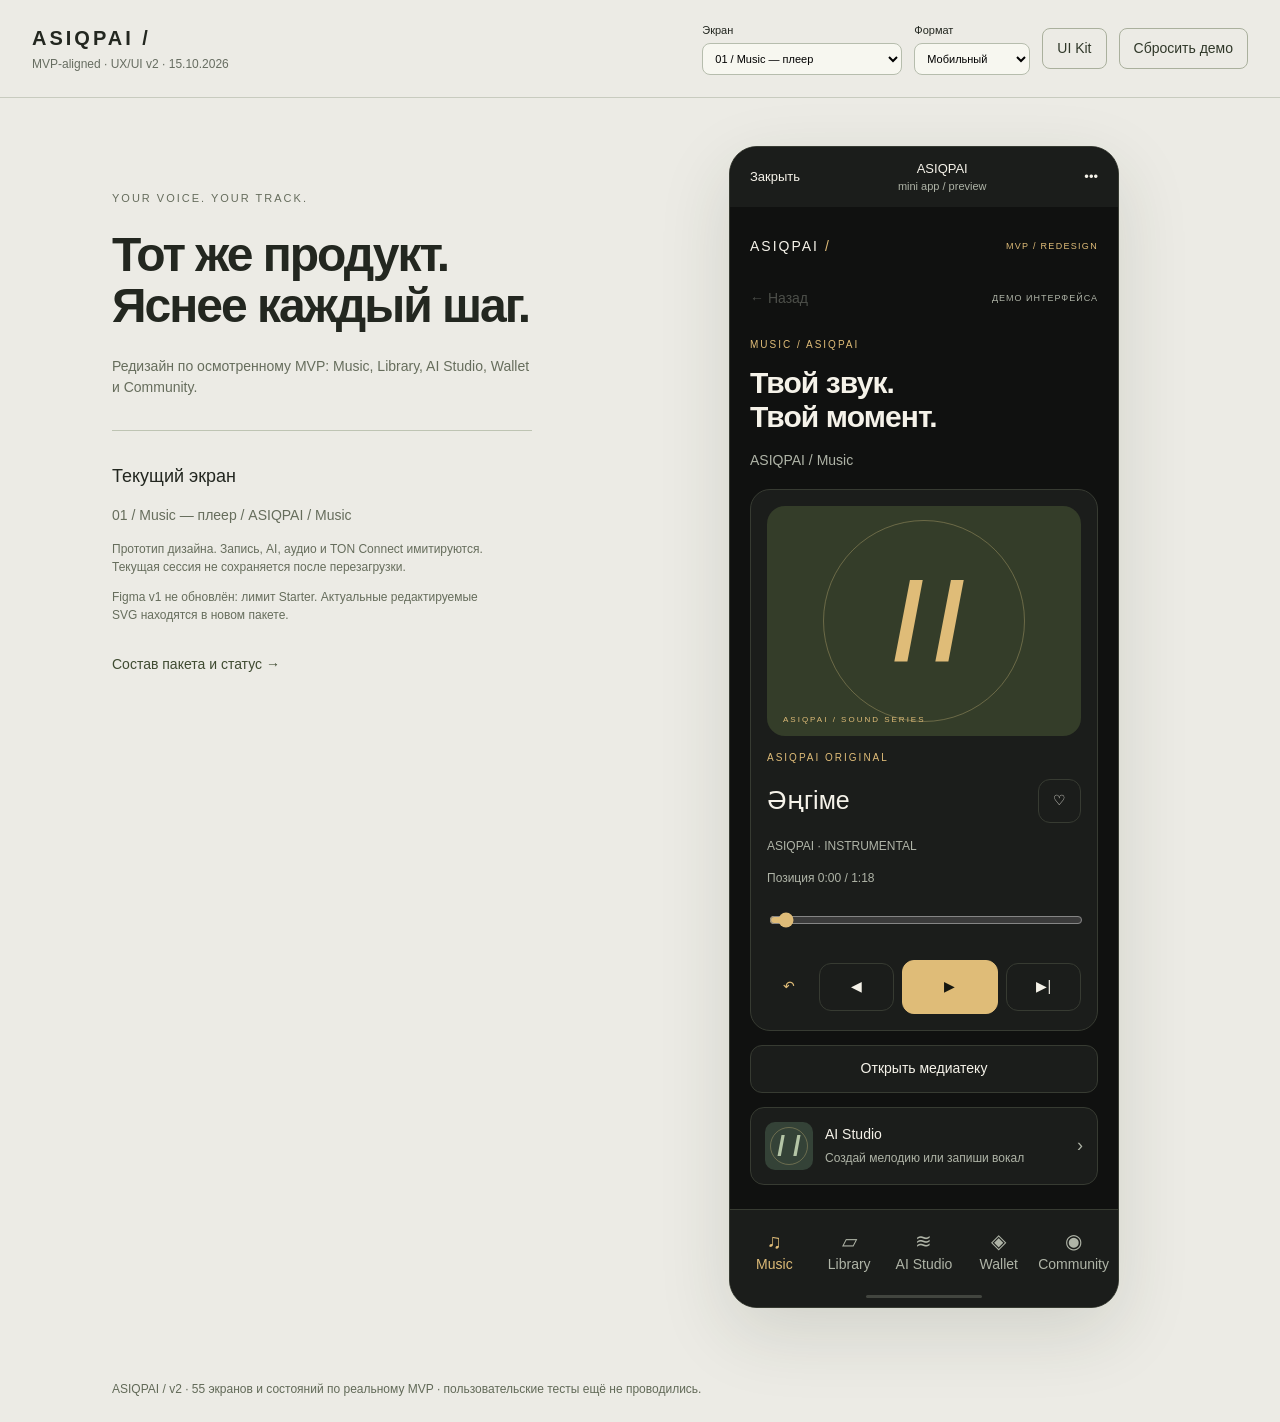
<file: prototype.html>
<!doctype html><html lang="ru"><head><meta charset="UTF-8"><meta name="viewport" content="width=device-width,initial-scale=1"><title>ASIQPAI / MVP-aligned design v2</title><link rel="stylesheet" href="prototype.css"></head><body>
<div id="asiqpai-v2"><div class="review-bar"><div><strong>ASIQPAI /</strong><span>MVP-aligned · UX/UI v2 · 15.10.2026</span></div><label>Экран<select id="aq-screen-picker" aria-label="Выбрать экран прототипа"></select></label><label>Формат<select id="aq-format" aria-label="Формат просмотра"><option value="mobile">Мобильный</option><option value="desktop">Широкий экран</option></select></label><button type="button" data-review="system">UI Kit</button><button type="button" data-review="reset">Сбросить демо</button></div><div class="review-layout"><aside class="review-side"><div class="review-kicker">YOUR VOICE. YOUR TRACK.</div><h1>Тот же продукт.<br>Яснее каждый шаг.</h1><p>Редизайн по осмотренному MVP: Music, Library, AI Studio, Wallet и Community.</p><div class="review-divider"></div><h2>Текущий экран</h2><p id="aq-screen-description"></p><p class="review-small">Прототип дизайна. Запись, AI, аудио и TON Connect имитируются. Текущая сессия не сохраняется после перезагрузки.</p><p class="review-small">Figma v1 не обновлён: лимит Starter. Актуальные редактируемые SVG находятся в новом пакете.</p><a href="README.md">Состав пакета и статус →</a></aside><div class="aq-stage"><div class="aq-app"><header class="aq-telegram"><span>Закрыть</span><span>ASIQPAI<small>mini app / preview</small></span><span>•••</span></header><div class="aq-brand"><button type="button" class="aq-wordmark" data-go="music">ASIQPAI <span>/</span></button><span class="aq-beta">MVP / REDESIGN</span></div><div class="aq-backline"><button type="button" id="aq-back">← Назад</button><span>ДЕМО ИНТЕРФЕЙСА</span></div><main id="aq-main"></main><div id="aq-feedback" class="aq-feedback" role="status" aria-live="polite"></div><nav class="aq-nav" aria-label="Навигация приложения"></nav><div class="aq-home-indicator"></div></div></div></div><section id="aq-system" hidden></section><footer class="review-footer">ASIQPAI / v2 · 55 экранов и состояний по реальному MVP · пользовательские тесты ещё не проводились.</footer></div><script src="design-data.js"></script><script src="prototype.js"></script></body></html>
</file>
<file: portfolio.css>
:root{color-scheme:dark;--bg:#101110;--surface:#1b1d1b;--line:#373b32;--text:#f5f2e9;--muted:#afb4a7;--gold:#dfbc78}*{box-sizing:border-box}html{scroll-behavior:smooth;scroll-padding-top:28px}body{margin:0;background:var(--bg);color:var(--text);font:16px/1.65 -apple-system,BlinkMacSystemFont,"Segoe UI",Arial,sans-serif}a{color:var(--gold);text-underline-offset:5px}a:hover{color:var(--text)}a:focus-visible{outline:2px solid var(--gold);outline-offset:5px}img{max-width:100%;height:auto;display:block}figure{margin:0}h1,h2,h3,p{margin-top:0}h1,h2,h3{line-height:1.12;letter-spacing:-.035em}h1{font-size:clamp(48px,7vw,92px);font-weight:600;margin:28px 0}h1 span{color:var(--gold)}h2{font-size:clamp(32px,4vw,54px);font-weight:550;margin-bottom:28px}h3{font-size:22px;font-weight:550;letter-spacing:-.02em}p{color:var(--muted)}main,.site-header,footer{max-width:1280px;margin:auto;padding-left:48px;padding-right:48px}.site-header{min-height:100px;display:flex;align-items:center;justify-content:space-between;gap:24px;border-bottom:1px solid var(--line)}.signature{font-size:13px;letter-spacing:1.5px;color:var(--text);text-decoration:none;font-weight:600}.signature span{font-weight:400;color:var(--muted);font-size:10px;letter-spacing:1px}.site-header nav{display:flex;gap:24px;font-size:13px}.site-header nav a{text-decoration:none;color:var(--muted)}.hero{padding-top:80px}.eyebrow{font-size:11px;letter-spacing:2px;color:var(--gold)}.lead{font-size:20px;line-height:1.65;max-width:760px}.english{max-width:690px;font-size:14px}.actions{display:flex;gap:12px;flex-wrap:wrap;margin-top:32px}.button{display:inline-flex;align-items:center;justify-content:center;gap:32px;padding:14px 22px;min-height:52px;border:1px solid var(--line);border-radius:10px;text-decoration:none;color:var(--text);font-size:14px;font-weight:500;background:var(--surface)}.button:hover{border-color:var(--gold)}.button.primary{background:var(--gold);color:#161710;border-color:var(--gold)}.button.primary:hover{background:#ebcf9a}.project-meta{display:flex;flex-wrap:wrap;gap:14px 28px;font-size:11px;color:var(--muted);margin:28px 0 48px;text-transform:uppercase;letter-spacing:.8px}.hero-art{background:#ecebe5;border-radius:18px;overflow:hidden}.hero-art img{width:100%}figcaption{font-size:12px;line-height:1.7;color:var(--muted);padding-top:18px}.hero-art figcaption{color:#535c49;padding:12px 24px 18px}.section{padding-top:100px;padding-bottom:86px;border-bottom:1px solid var(--line)}.intro{display:grid;grid-template-columns:1fr 1fr;gap:70px}.intro h2{margin-top:22px}.body-copy{padding-top:30px}.body-copy p{font-size:17px}.stats{display:grid;grid-template-columns:repeat(4,1fr);gap:24px;padding:40px 0 0}.stats>div{border-top:1px solid var(--line);padding:24px 0}.stats strong{display:block;font-size:46px;font-weight:500;color:var(--gold);line-height:1.2}.stats span{font-size:12px;color:var(--muted)}.section-heading{margin-bottom:40px}.section-heading h2,.system-section h2,.validation h2,.closing h2{margin-top:24px}.small{font-size:17px;max-width:730px}.steps{display:grid;grid-template-columns:repeat(4,minmax(0,1fr));gap:26px}.steps article{border-top:1px solid var(--line);padding-top:20px}.steps article>span{font-size:12px;color:var(--gold)}.steps h3{margin-top:24px}.steps p{font-size:14px}.steps a{font-size:12px}.screen-grid{display:grid;grid-template-columns:repeat(4,minmax(0,1fr));gap:24px;align-items:start}.phone{padding:8px;background:#22251f;border:1px solid var(--line);border-radius:20px}.phone img{width:100%;border-radius:12px}.screen-grid figcaption strong{display:block;color:var(--text);font-weight:500;font-size:14px;margin-bottom:5px}.text-link{display:inline-block;margin-top:36px;font-size:14px}.system-section{display:grid;grid-template-columns:1fr 1fr;gap:60px;align-items:center}.system-section figure img{border:1px solid var(--line);border-radius:12px}.swatches{display:grid;grid-template-columns:repeat(4,1fr);gap:10px;margin-top:28px}.swatches span{font-size:10px;color:var(--muted);line-height:1.6}.swatches span:before{content:"";display:block;background:var(--swatch);height:48px;border-radius:8px;border:1px solid var(--line);margin-bottom:9px}.two-column{display:grid;grid-template-columns:1fr 1fr;gap:70px;margin-top:42px}.two-column>div{border-top:1px solid var(--line);padding-top:26px}.two-column ul{padding-left:19px;color:var(--muted);font-size:15px}.two-column li{margin:10px 0}.two-column a{font-size:13px}.status-note{font-size:13px;border-left:2px solid var(--gold);padding:12px 22px;margin-top:42px;background:var(--surface);max-width:1000px}.closing{padding-bottom:100px}footer{display:flex;align-items:flex-start;gap:30px;justify-content:space-between;padding-top:36px;padding-bottom:40px;font-size:12px}footer p{max-width:620px}footer a{white-space:nowrap}.skip{position:absolute;left:16px;top:-90px;background:var(--gold);color:#101110;padding:10px 16px;border-radius:8px;z-index:10}.skip:focus{top:16px}@media(max-width:900px){main,.site-header,footer{padding-left:28px;padding-right:28px}.intro,.system-section{gap:35px}.steps{grid-template-columns:repeat(2,1fr);gap:36px}.screen-grid{grid-template-columns:repeat(2,1fr);gap:32px}.screen-grid .phone{max-width:300px}.body-copy{padding-top:10px}.hero{padding-top:60px}.section{padding-top:72px;padding-bottom:65px}}@media(max-width:600px){main,.site-header,footer{padding-left:20px;padding-right:20px}.site-header{align-items:flex-start;flex-direction:column;justify-content:center;gap:12px;padding-top:20px;padding-bottom:20px}.site-header nav{gap:22px;font-size:12px}.hero{padding-top:46px}h1{font-size:48px}.lead{font-size:17px}.intro,.system-section,.two-column{grid-template-columns:1fr;gap:24px}.stats{grid-template-columns:repeat(2,1fr);gap:10px 20px}.stats strong{font-size:38px}.steps{grid-template-columns:1fr;gap:28px}.steps h3{margin-top:14px}.screen-grid{gap:20px 12px}.phone{padding:4px;border-radius:12px}.phone img{border-radius:8px}.screen-grid figcaption{font-size:11px}.screen-grid figcaption strong{font-size:12px}.project-meta{gap:10px 18px;margin-bottom:32px}.actions{gap:10px}.button{padding:13px 16px;font-size:13px}.section{padding-top:60px;padding-bottom:52px}.two-column{margin-top:26px}.signature span{font-size:9px}.hero-art{border-radius:10px}.hero-art figcaption{padding:10px 14px;font-size:10px}footer{flex-direction:column;gap:12px}footer p{margin-bottom:0}.eyebrow{font-size:10px;letter-spacing:1.6px}}@media(prefers-reduced-motion:reduce){html{scroll-behavior:auto}}
</file>
<file: prototype.css>
body{margin:0;background:#ecebe5;color:#232720}#asiqpai-v2{font-family:Inter,-apple-system,BlinkMacSystemFont,"Segoe UI",Arial,sans-serif;font-size:14px;line-height:1.5}#asiqpai-v2 *{box-sizing:border-box}#asiqpai-v2 button,#asiqpai-v2 input,#asiqpai-v2 textarea,#asiqpai-v2 select{font:inherit}#asiqpai-v2 button{cursor:pointer}#asiqpai-v2 button:focus-visible,#asiqpai-v2 a:focus-visible,#asiqpai-v2 input:focus-visible,#asiqpai-v2 select:focus-visible,#asiqpai-v2 textarea:focus-visible{outline:2px solid #bf944b;outline-offset:3px}.review-bar{max-width:1360px;margin:auto;display:flex;align-items:center;gap:12px;padding:22px 32px;border-bottom:1px solid #c8cbbf}.review-bar>div{margin-right:auto}.review-bar strong{display:block;letter-spacing:3px;font-size:20px}.review-bar span{color:#676d61;font-size:12px}.review-bar label{font-size:11px;display:flex;flex-direction:column;gap:4px}.review-bar select{max-width:230px;background:#f7f7f0;padding:8px;border:1px solid #b6bdad;border-radius:8px}.review-bar>button{background:transparent;border:1px solid #aab09d;color:#303829;border-radius:8px;padding:9px 14px;min-height:40px}.review-layout{max-width:1120px;display:grid;grid-template-columns:1fr 1fr;gap:80px;margin:auto;padding:48px 32px;align-items:start}.review-side{padding-top:44px;max-width:420px;position:sticky;top:24px}.review-kicker{font-size:11px;letter-spacing:2px;color:#656c5c}.review-side h1{font-size:48px;line-height:1.06;letter-spacing:-2px;margin:24px 0}.review-side h2{font-size:18px;font-weight:500}.review-side p{color:#666d5c}.review-divider{height:1px;background:#bec4b3;margin:32px 0}.review-small{font-size:12px}.review-side a{color:#3f4b31;text-decoration:none;display:inline-block;margin-top:18px}.review-footer{max-width:1120px;margin:auto;padding:24px 32px;font-size:12px;color:#626a58}.aq-stage{display:flex;justify-content:center}.aq-app{--aq-background:#101110;--aq-surface:#1b1d1b;--aq-raised:#242720;--aq-border:#373b32;--aq-text:#f5f2e9;--aq-muted:#afb4a7;--aq-gold:#dfbc78;--aq-on-gold:#161710;--aq-success:#a6ccb0;--aq-error:#f0a5a5;color-scheme:dark;color:var(--aq-text);background:var(--aq-background);width:100%;max-width:390px;border:1px solid var(--aq-border);border-radius:28px;overflow:hidden;box-shadow:0 24px 72px #25311c22}.aq-telegram{display:flex;justify-content:space-between;text-align:center;padding:12px 20px;background:var(--aq-surface);font-size:13px;align-items:center}.aq-telegram small{display:block;color:var(--aq-muted);font-size:11px}.aq-brand{padding:18px 20px 8px;display:flex;gap:10px;align-items:center}.aq-app button{color:var(--aq-text);background:var(--aq-surface);border:1px solid var(--aq-border);border-radius:12px;min-height:44px;padding:10px 14px}.aq-brand .aq-wordmark{margin-right:auto;letter-spacing:2px;font-weight:600;background:transparent;border:0;padding:0;font-size:18px}.aq-wordmark span{color:var(--aq-gold)}.aq-brand .aq-balance{font-size:12px;padding:8px 10px}.aq-brand .aq-avatar{border-radius:50%;width:44px;padding:0}.aq-backline{display:flex;align-items:center;justify-content:space-between;padding:0 20px}.aq-backline button{background:none;border:0;padding:0;color:var(--aq-muted);font-size:12px}.aq-backline span{font-size:9px;letter-spacing:1px;color:var(--aq-muted)}#aq-main{padding:16px 20px 24px;min-height:450px;display:flex;flex-direction:column;gap:14px}.aq-app h1{font-size:30px;line-height:1.15;font-weight:600;letter-spacing:-.9px;white-space:pre-line;margin:0}.aq-app h2{font-size:18px;line-height:1.35;font-weight:500;margin:4px 0}.aq-eyebrow{font-size:10px;letter-spacing:2px;color:var(--aq-gold)}.aq-body,.aq-sub{margin:0;color:var(--aq-muted);font-size:14px;line-height:1.6}.aq-sub{margin-bottom:4px}.aq-app .aq-primary{background:var(--aq-gold);border:1px solid var(--aq-gold);color:var(--aq-on-gold);font-weight:600;width:100%;min-height:50px}.aq-app .aq-secondary{width:100%;min-height:48px}.aq-app .aq-ghost{background:transparent;border:0;color:var(--aq-gold);padding:8px 0;text-align:center}.aq-app .aq-danger,.aq-app .aq-record{background:#472822;border-color:#aa685b;color:#ffd2c5;width:100%}.aq-app button:disabled{opacity:.38;cursor:not-allowed}.aq-hero{background:radial-gradient(ellipse at 80% 10%,#4e5031,transparent 70%),#23291e;border:1px solid #4f513b;border-radius:20px;padding:20px;display:flex;flex-direction:column;gap:14px}.aq-hero h2{font-size:27px;line-height:1.15;letter-spacing:-.7px;white-space:pre-line;margin:0}.aq-hero p{color:#c6cbbd;font-size:14px;margin:0}.aq-hero .aq-eyebrow{font-size:10px}.aq-wave{display:flex;align-items:center;gap:3px;height:54px;width:100%;overflow:hidden;position:relative}.aq-wave i{display:block;flex:1;min-width:1px;border-radius:2px;background:var(--aq-gold);opacity:.8}.aq-wave[data-playing=true]::after{content:"";position:absolute;width:2px;height:100%;background:#faf4dc;left:40%}.aq-card{display:flex;align-items:center;gap:12px;background:var(--aq-surface);border:1px solid var(--aq-border);border-radius:14px;padding:14px;min-width:0;position:relative}.aq-card .aq-card-copy{flex:1;min-width:0}.aq-card strong{font-weight:500;font-size:14px;display:block}.aq-card small{font-size:12px;line-height:1.5;color:var(--aq-muted);display:block;margin-top:4px}.aq-app .aq-card-action{position:absolute;inset:0;width:100%;height:100%;background:none;border:0;padding:0}.aq-card .aq-chevron{color:var(--aq-muted);font-size:18px}.aq-art{position:relative;flex:0 0 48px;width:48px;height:48px;border-radius:10px;overflow:hidden;background:#343d29;display:grid;place-items:center;color:var(--aq-gold);font-size:28px;font-weight:600;line-height:1}.aq-art::before{content:"";position:absolute;inset:5px;border:1px solid #bdad7466;border-radius:50%}.aq-art.sage{background:#344237;color:#b4c5a6}.aq-art.clay{background:#49312a;color:#cdaa8b}.aq-art.aq-art-large{width:100%;height:142px;flex:auto;font-size:100px;border-radius:18px;letter-spacing:-10px}.aq-art.aq-art-large::before{width:160px;height:160px;inset:auto}.aq-art.aq-art-large::after{content:"ASIQPAI / SOUND SERIES";position:absolute;bottom:12px;left:16px;font-size:8px;letter-spacing:2px;font-weight:400}.aq-field{display:flex;flex-direction:column;gap:7px;min-width:0}.aq-field>span{color:var(--aq-muted);font-size:12px}.aq-field input,.aq-field select,.aq-field textarea{width:100%;border:1px solid var(--aq-border);border-radius:12px;background:var(--aq-surface);color:var(--aq-text);padding:12px;font-size:16px!important;min-height:48px}.aq-field textarea{min-height:88px;resize:vertical}.aq-field input[type=range]{accent-color:var(--aq-gold);padding:8px}.aq-notice{border-left:2px solid var(--aq-gold);padding:10px 14px;background:var(--aq-raised);border-radius:0 12px 12px 0}.aq-notice strong{font-weight:500;font-size:13px;color:var(--aq-gold)}.aq-notice p{font-size:12px;line-height:1.6;color:var(--aq-muted);margin:5px 0 0}.aq-notice.error{border-color:var(--aq-error)}.aq-notice.error strong{color:var(--aq-error)}.aq-notice.success{border-color:var(--aq-success)}.aq-notice.success strong{color:var(--aq-success)}.aq-pill{align-self:flex-start;color:var(--aq-gold);font-size:11px;letter-spacing:1px}.aq-tabs{display:flex;gap:6px;flex-wrap:wrap;padding:5px;background:var(--aq-surface);border-radius:12px}.aq-tabs button{flex:1;min-width:60px;padding:8px 7px;border:0;font-size:12px;background:transparent}.aq-tabs button[aria-pressed=true]{background:var(--aq-raised);color:var(--aq-gold);box-shadow:inset 0 0 0 1px var(--aq-border)}.aq-steps{font-size:11px;color:var(--aq-muted);display:flex;gap:8px;align-items:center}.aq-steps strong{color:var(--aq-gold);font-weight:500}.aq-detail-row{display:flex;gap:16px;justify-content:space-between;padding:10px 0;border-bottom:1px solid var(--aq-border);font-size:12px}.aq-detail-row span:first-child{color:var(--aq-muted)}.aq-detail-row span:last-child{text-align:right}.aq-lane{background:var(--aq-surface);border:1px solid var(--aq-border);padding:12px 14px;border-radius:12px}.aq-lane.active{border-color:#7a6e4c}.aq-lane .aq-wave{height:25px;margin-top:7px}.aq-lane-head{display:flex;justify-content:space-between;align-items:center;gap:10px}.aq-lane-head strong{color:var(--aq-gold);font-size:12px;font-weight:500}.aq-lane-head small{font-size:10px;color:var(--aq-muted);text-align:right}.aq-lane.aq-clickable{width:100%;text-align:left}.aq-toggle{display:flex;justify-content:space-between;align-items:center;gap:14px;font-size:13px;padding:12px 0}.aq-toggle input{width:20px;height:20px;accent-color:var(--aq-gold)}.aq-timer{font-size:56px;letter-spacing:-2px;line-height:1.2;text-align:center;padding:14px 0;font-variant-numeric:tabular-nums}.aq-balance-panel{background:var(--aq-raised);border-radius:18px;padding:24px;display:flex;flex-direction:column;gap:4px}.aq-balance-panel strong{font-size:48px;font-weight:500;color:var(--aq-gold);line-height:1.15}.aq-balance-panel small{font-size:13px;color:var(--aq-muted)}.aq-skeleton{background:var(--aq-surface);padding:20px;border-radius:14px;display:flex;flex-direction:column;gap:10px}.aq-skeleton i{height:12px;border-radius:3px;background:var(--aq-border);display:block}.aq-feedback{margin:0 20px 14px;font-size:12px;line-height:1.5;color:var(--aq-gold)}.aq-feedback:empty{margin:0}.aq-feedback[role=alert]{color:var(--aq-error)}.aq-nav{display:grid;grid-template-columns:repeat(5,1fr);gap:2px;padding:8px 8px 4px;border-top:1px solid var(--aq-border);background:var(--aq-surface)}.aq-nav button{display:flex;flex-direction:column;align-items:center;gap:3px;background:transparent;border:0;padding:8px 0;font-size:10px;color:var(--aq-muted)}.aq-nav .aq-nav-symbol{font-size:20px;height:25px}.aq-nav button[aria-current=page]{color:var(--aq-gold)}.aq-home-indicator{height:20px;background:var(--aq-surface);position:relative}.aq-home-indicator::after{content:"";position:absolute;left:35%;right:35%;height:3px;background:#aeb4a244;top:8px;border-radius:2px}#aq-system{margin:20px auto;max-width:1120px;padding:32px;background:#141613;color:#f5f2e9;border-radius:20px}#aq-system h2{font-size:24px}#aq-system h3{font-size:16px;font-weight:500}#aq-system .system-grid{display:grid;grid-template-columns:repeat(3,1fr);gap:20px}#aq-system .system-swatch{display:flex;gap:12px;align-items:center;padding:8px 0;font-size:12px}#aq-system .system-swatch i{display:block;width:36px;height:36px;border-radius:8px}#aq-system .aq-app{border-radius:0;border:0;box-shadow:none;padding:10px;display:flex;flex-direction:column;gap:12px}.aq-undo{margin-left:8px;color:inherit;background:none!important;border:0!important;text-decoration:underline;padding:0!important}.review-system-close{background:none;border:1px solid #afb4a7;color:inherit;padding:8px 16px;border-radius:8px;margin-bottom:16px}@media(min-width:1400px){.review-layout{max-width:1250px;gap:140px}.aq-app{max-width:430px}}@media(max-width:760px){.review-layout{display:block;padding:22px 12px}.review-side{position:static;padding:0 12px 24px;max-width:none}.review-side h1{font-size:30px;margin:12px 0}.review-side>p,.review-divider,.review-side h2,.review-small,.review-side>a{display:none}.review-bar{padding:16px 12px;flex-wrap:wrap}.review-bar>div{width:100%}.review-bar label{flex:1;min-width:0}.review-bar select{max-width:none;width:100%}.review-bar>button{font-size:12px;padding:9px}.review-footer{padding:20px}.aq-app{border-radius:22px}#aq-system{padding:20px}#aq-system .system-grid{grid-template-columns:1fr}}@media(max-width:360px){#aq-main{padding:14px}.aq-brand{padding-left:14px;padding-right:14px;gap:6px}.aq-brand .aq-wordmark{font-size:16px;letter-spacing:1px}.aq-backline{padding:0 14px}.aq-app h1{font-size:27px}.aq-hero{padding:16px}.aq-hero h2{font-size:24px}.review-bar>button{padding:9px 8px}.aq-lane-head{align-items:flex-start}.aq-card{padding:12px;gap:10px}}@media(prefers-reduced-motion:reduce){*{scroll-behavior:auto!important}}

#asiqpai-v2 [hidden]{display:none!important}
.aq-beta{font-size:9px;letter-spacing:1.3px;color:var(--aq-gold);margin-left:auto}.aq-meta{font-size:12px;color:var(--aq-muted);line-height:1.5}.aq-row{display:flex;align-items:center;gap:10px;min-width:0}.aq-between{justify-content:space-between}.aq-tile{background:var(--aq-surface);border:1px solid var(--aq-border);border-radius:14px;padding:16px}.aq-player{display:flex;flex-direction:column;gap:14px;padding:16px;background:var(--aq-surface);border:1px solid var(--aq-border);border-radius:20px}.aq-player .aq-art-large{height:230px;font-size:110px}.aq-player .aq-art-large:before{width:200px;height:200px}.aq-player h2{font-size:25px}.aq-player p{margin:0}.aq-player-controls{display:grid;grid-template-columns:44px 1fr 1.3fr 1fr;gap:8px;align-items:center}.aq-player-controls button{padding:8px}.aq-player-controls .aq-primary{min-height:54px;font-size:22px}.aq-track-rack{display:flex;flex-direction:column;gap:10px}.aq-app .aq-track-name{border:0;background:none;padding:0;color:var(--aq-gold);font-size:13px;text-align:left;display:flex;flex-direction:column}.aq-track-name small{font-size:11px;color:var(--aq-muted);font-weight:400}.aq-rack-meta{display:flex;align-items:center;gap:8px;flex-wrap:wrap;font-size:10px;color:var(--aq-muted);margin-top:8px}.aq-rack-meta button{min-height:36px;width:36px;padding:4px;font-size:11px}.aq-rack-meta button[aria-pressed=true],.aq-mini-toggles button[aria-pressed=true],.aq-fx button[aria-pressed=true]{background:var(--aq-raised);border-color:var(--aq-gold);color:var(--aq-gold)}.aq-empty-wave{height:30px;display:flex;align-items:center;color:var(--aq-muted);font-size:10px;margin-top:4px;border-top:1px dashed var(--aq-border)}.aq-analysis{background:var(--aq-surface);border:1px solid var(--aq-border);border-radius:16px;padding:14px;display:flex;flex-direction:column;gap:14px}.aq-analysis-grid{display:grid;grid-template-columns:repeat(4,minmax(0,1fr));gap:6px}.aq-analysis-grid>div{display:flex;flex-direction:column;gap:6px;min-width:0}.aq-analysis-grid small{font-size:9px;color:var(--aq-muted);letter-spacing:.3px}.aq-analysis-grid strong{font-size:17px;color:var(--aq-gold);font-weight:500;overflow-wrap:anywhere}.aq-mixer{display:flex;flex-direction:column;gap:14px;padding:14px;border:1px solid var(--aq-border);border-radius:14px;background:var(--aq-surface)}.aq-mini-toggles{display:flex;gap:6px}.aq-mini-toggles button{font-size:11px;padding:6px 10px}.aq-teleprompter{background:var(--aq-surface);border:1px solid var(--aq-border);border-radius:16px;padding:20px;line-height:1.55;white-space:pre-wrap;overflow-wrap:anywhere;max-height:420px;overflow-y:auto}.aq-upload{padding:16px;border:1px dashed var(--aq-border);border-radius:16px;display:flex;flex-direction:column;gap:14px}.aq-upload small{font-size:11px;color:var(--aq-muted)}.aq-upload input[type=file]{font-size:12px!important;padding:10px;max-width:100%}.aq-upload input::file-selector-button{max-width:100%;font:inherit;padding:8px;border:1px solid var(--aq-border);border-radius:8px;background:var(--aq-raised);color:var(--aq-text);margin-bottom:6px}.aq-fx{display:flex;flex-direction:column;gap:12px}.aq-fx-grid{display:grid;grid-template-columns:repeat(3,minmax(0,1fr));gap:8px}.aq-fx-grid button{padding:12px 4px;display:flex;flex-direction:column;gap:5px;align-items:center;font-size:11px}.aq-fx-grid small{font-size:10px;color:var(--aq-muted)}.aq-fx p{margin:0}.aq-external-link{color:var(--aq-gold);overflow-wrap:anywhere}.aq-community-links{display:flex;flex-direction:column;gap:12px}.aq-tile p{overflow-wrap:anywhere}.review-bar{flex-wrap:wrap}.review-bar label{min-width:100px}#aq-format{max-width:150px}.review-layout.desktop{display:block;max-width:1280px}.review-layout.desktop>.review-side{display:none}.review-layout.desktop .aq-app{max-width:1200px}.aq-app .aq-toggle small{display:block;color:var(--aq-muted);font-size:11px}.aq-app #aq-main{min-width:0}.aq-app #aq-main>*{min-width:0}.aq-card small{overflow-wrap:anywhere}.review-small{max-width:380px}@media(min-width:900px){.review-layout.desktop #aq-main{display:grid;grid-template-columns:minmax(0,1fr) minmax(0,1fr);align-items:start;gap:18px 32px;padding:28px 36px}.review-layout.desktop #aq-main>.aq-eyebrow,.review-layout.desktop #aq-main>h1,.review-layout.desktop #aq-main>.aq-sub,.review-layout.desktop #aq-main>.aq-steps{grid-column:1/-1}.review-layout.desktop #aq-main[data-screen=record]>.aq-track-rack{grid-row:5/span 6}.review-layout.desktop .aq-analysis-grid{gap:20px}.review-layout.desktop .aq-nav{display:flex;justify-content:center;gap:30px}.review-layout.desktop .aq-nav button{width:120px}}@media(max-width:360px){.aq-rack-meta{gap:6px}.aq-analysis-grid{grid-template-columns:repeat(2,minmax(0,1fr));gap:12px}.aq-player .aq-art-large{height:205px}.aq-mini-toggles button{padding:5px 7px}.review-bar label{min-width:90px}.review-bar select{font-size:12px!important}}#asiqpai-v2 [hidden]{display:none!important}
</file>
